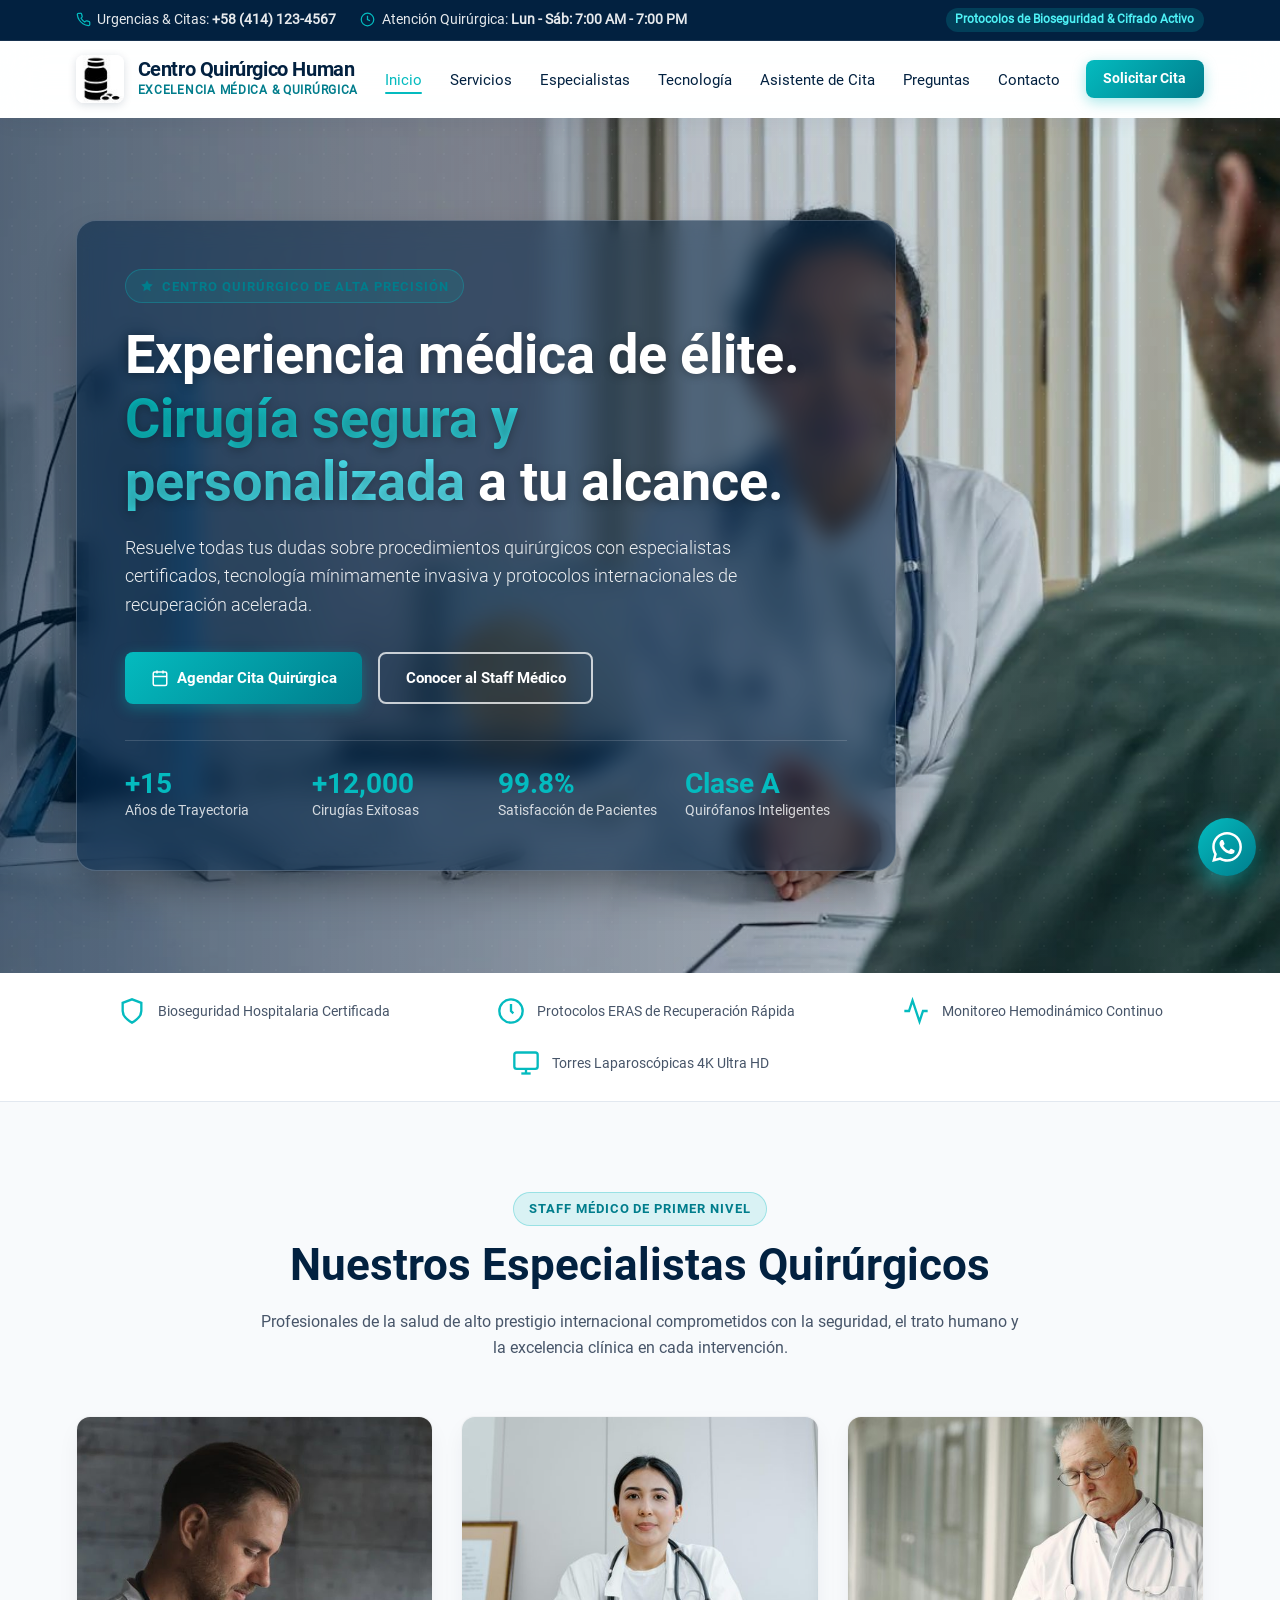
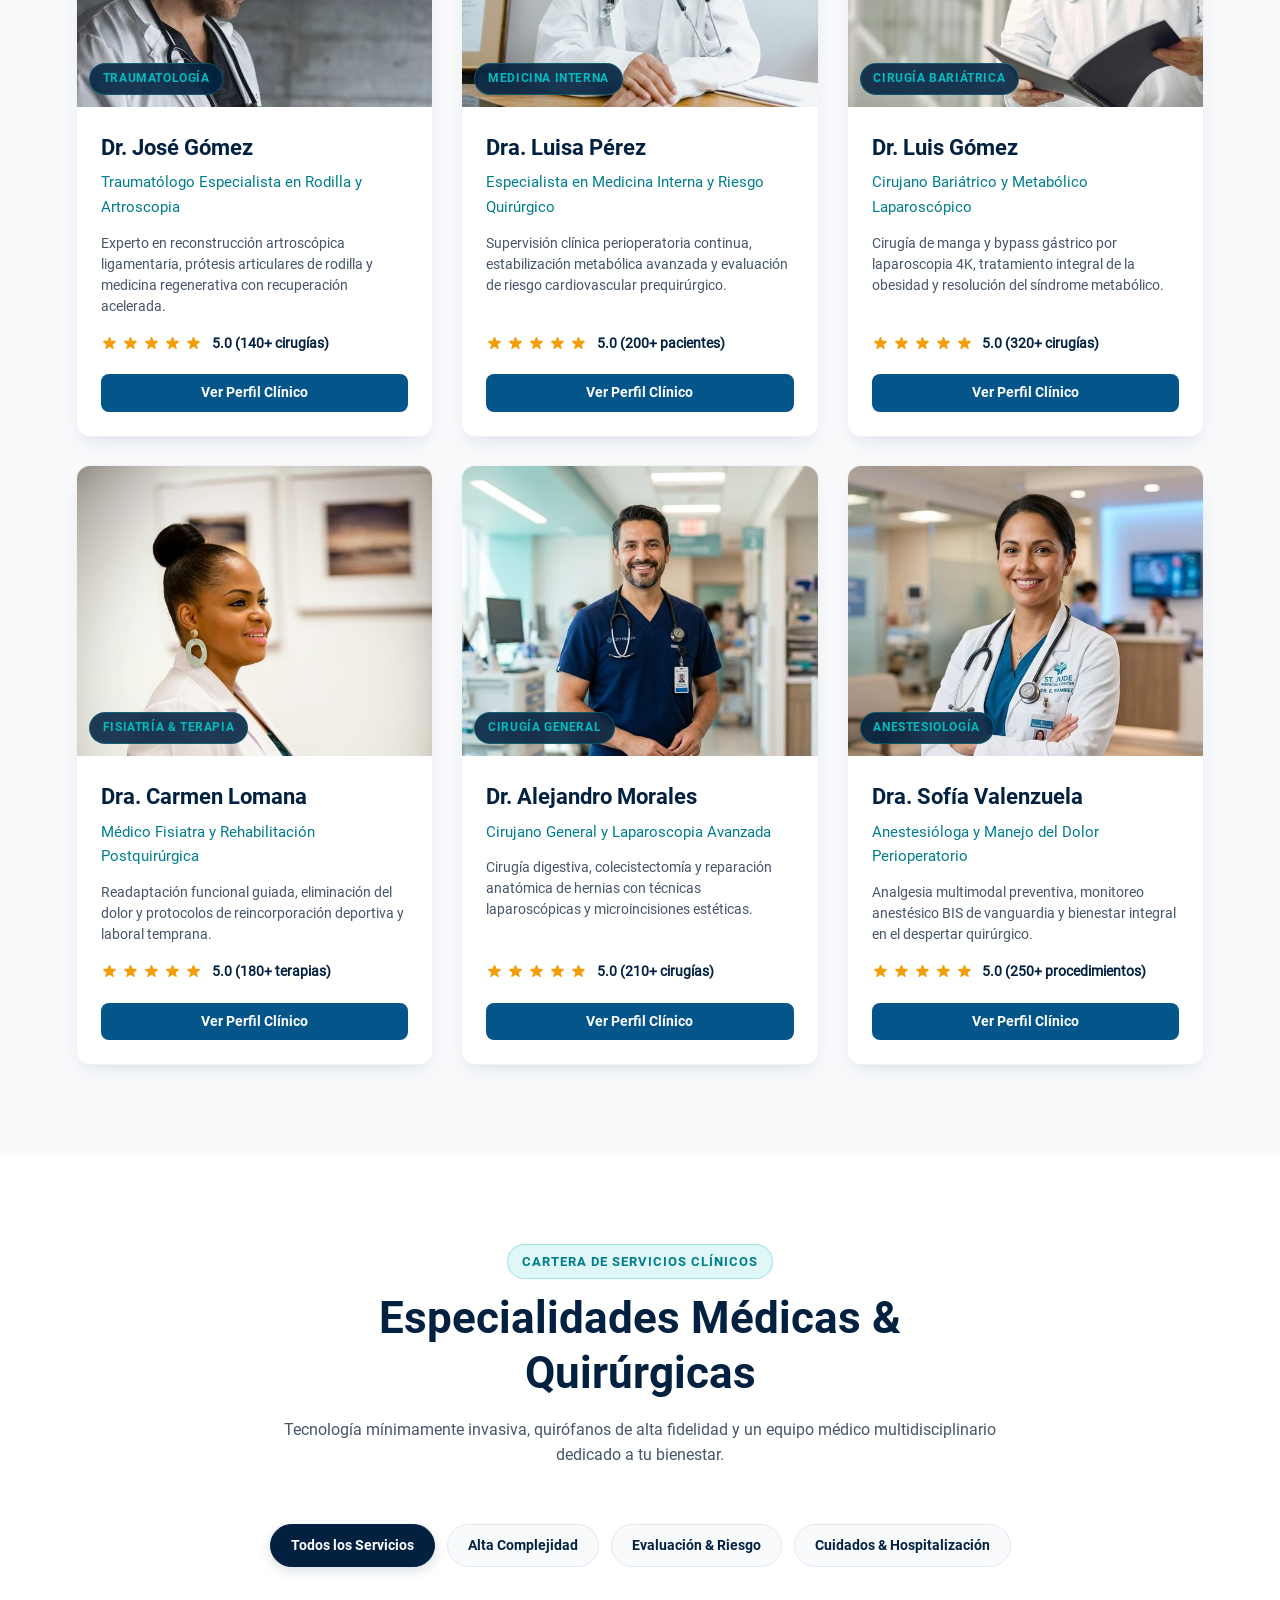
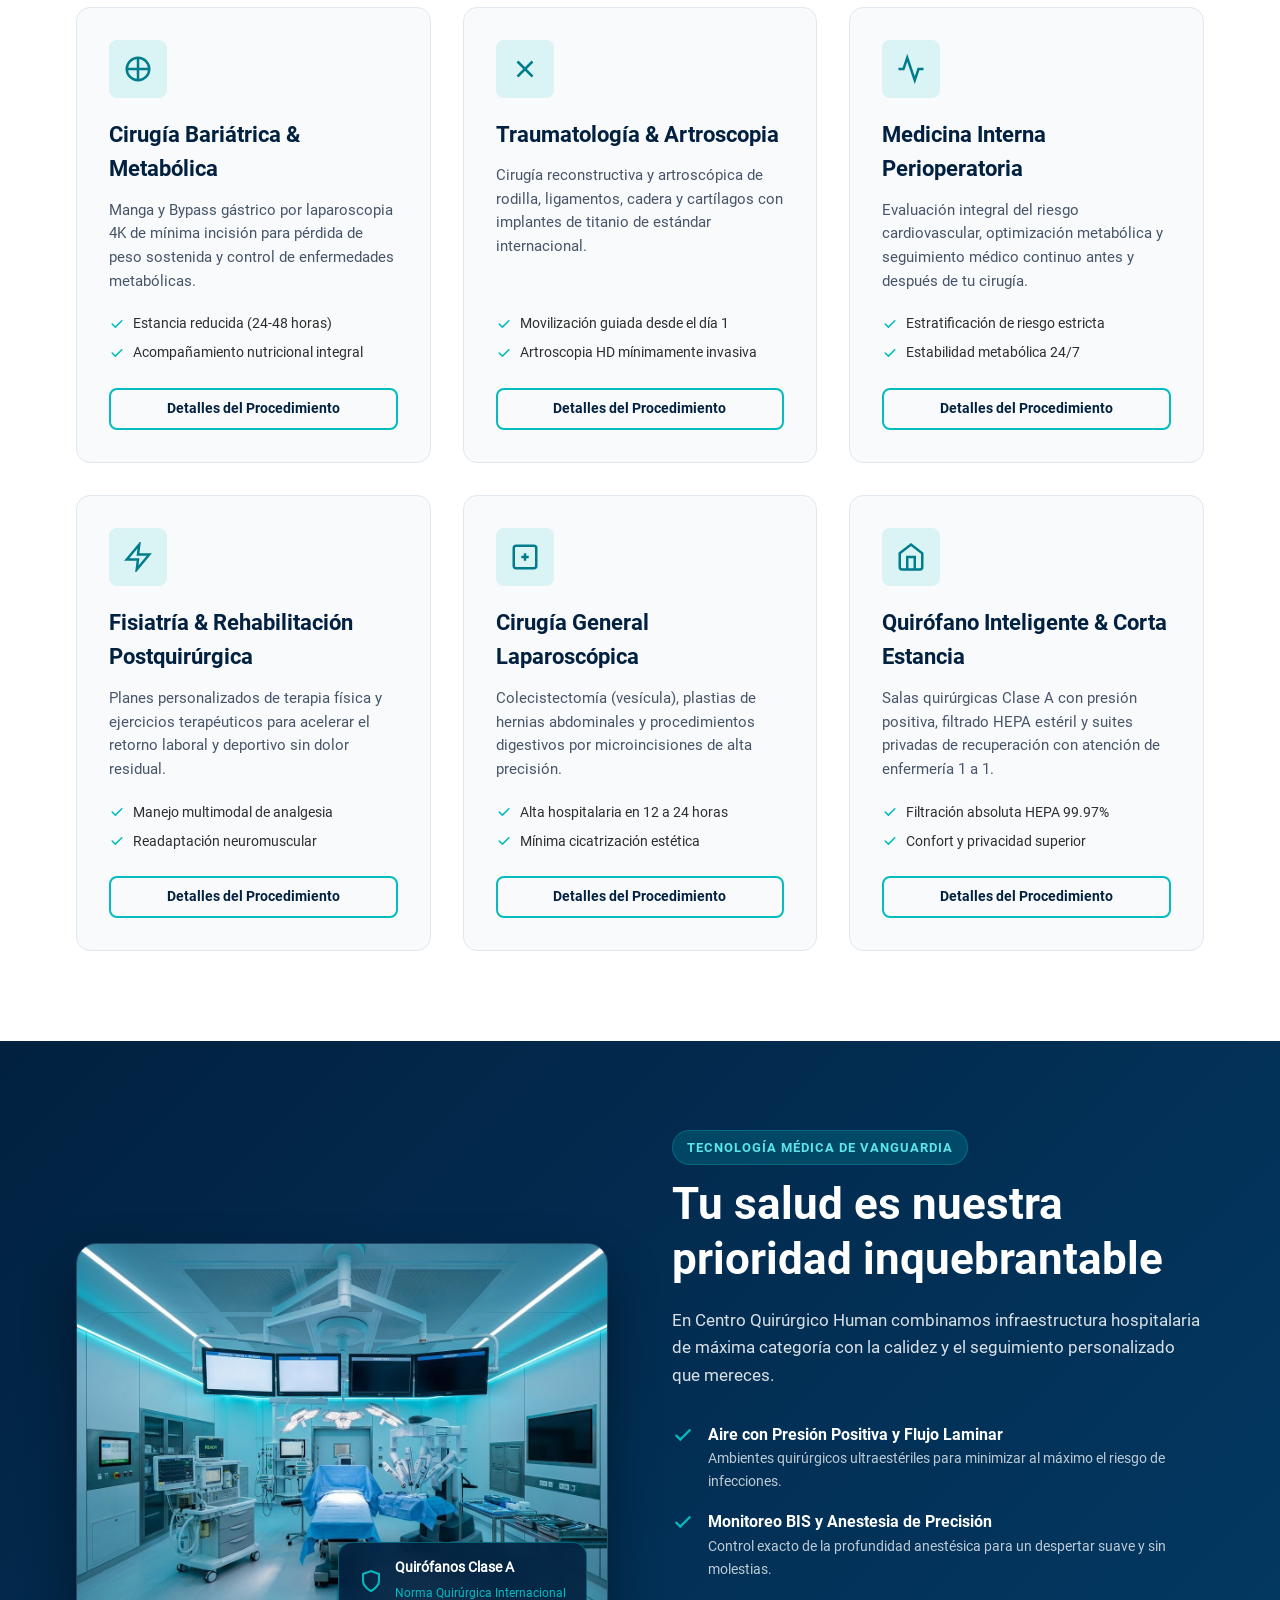
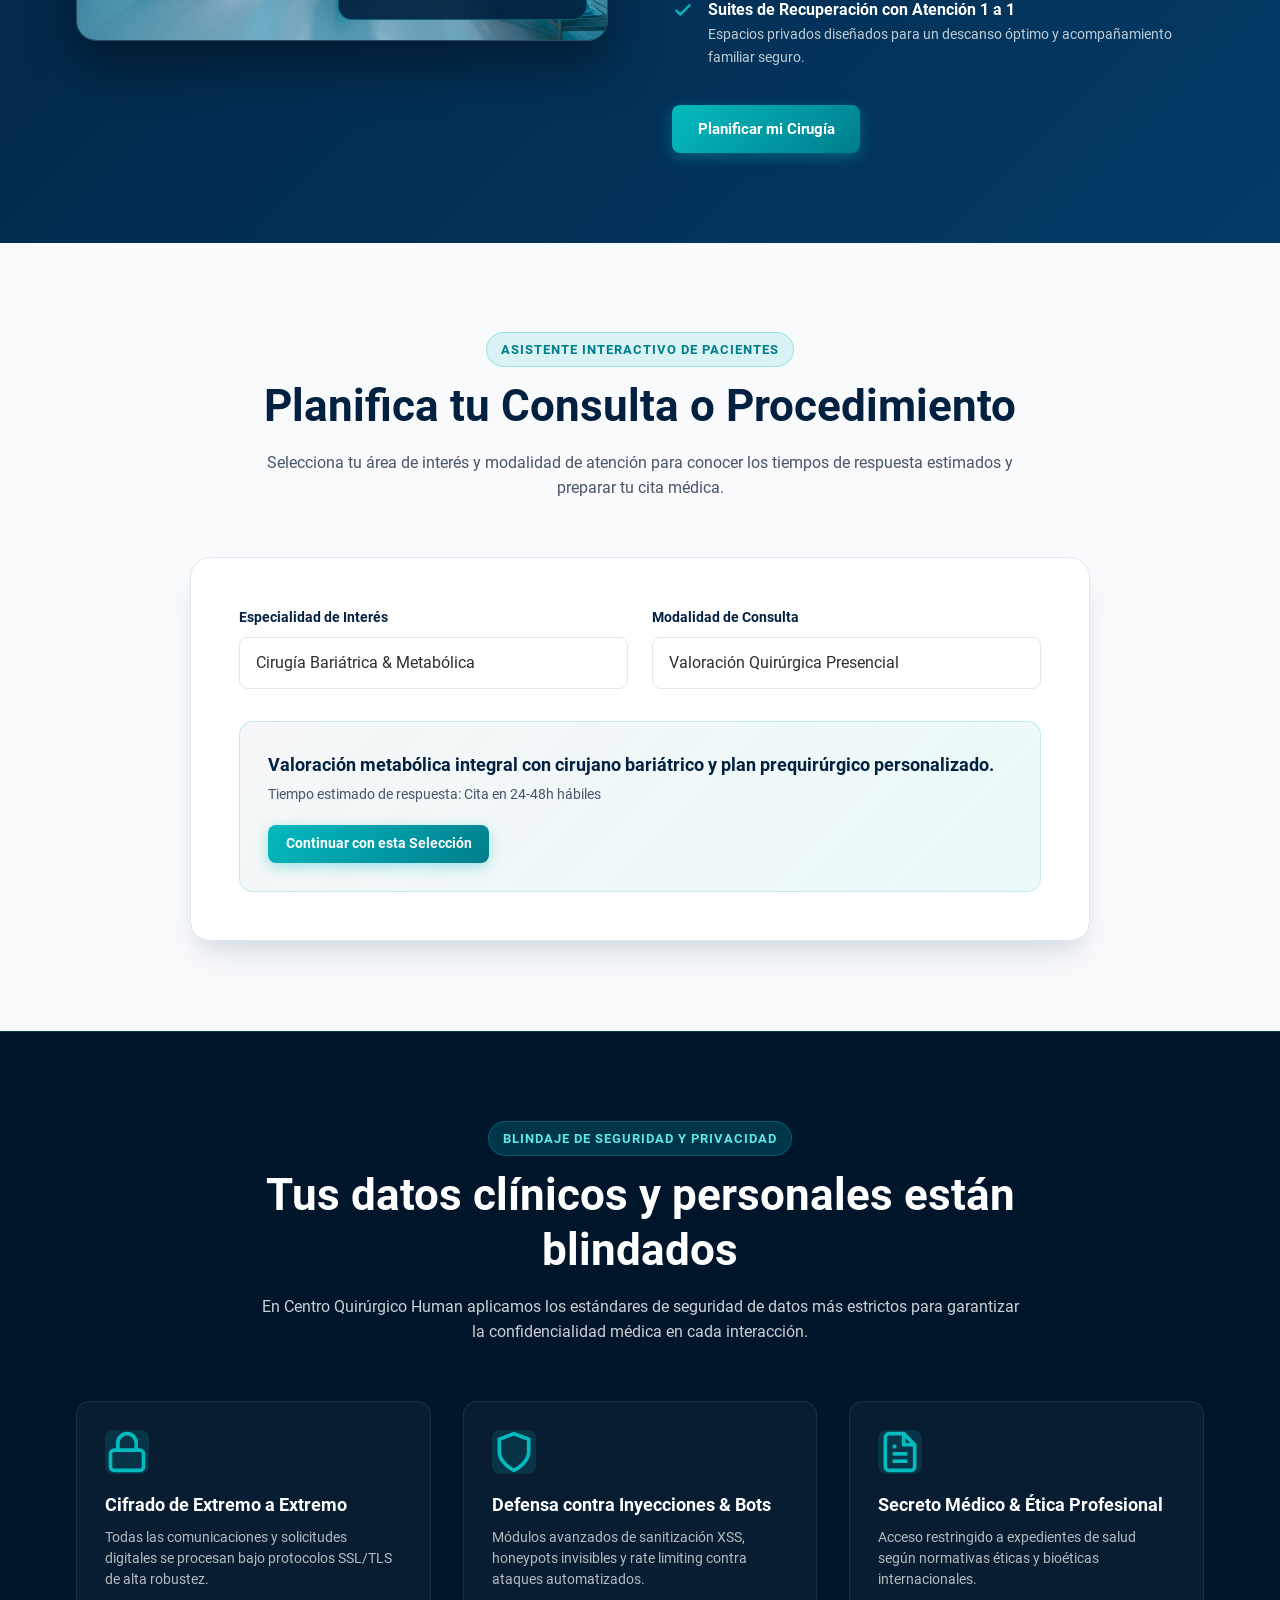
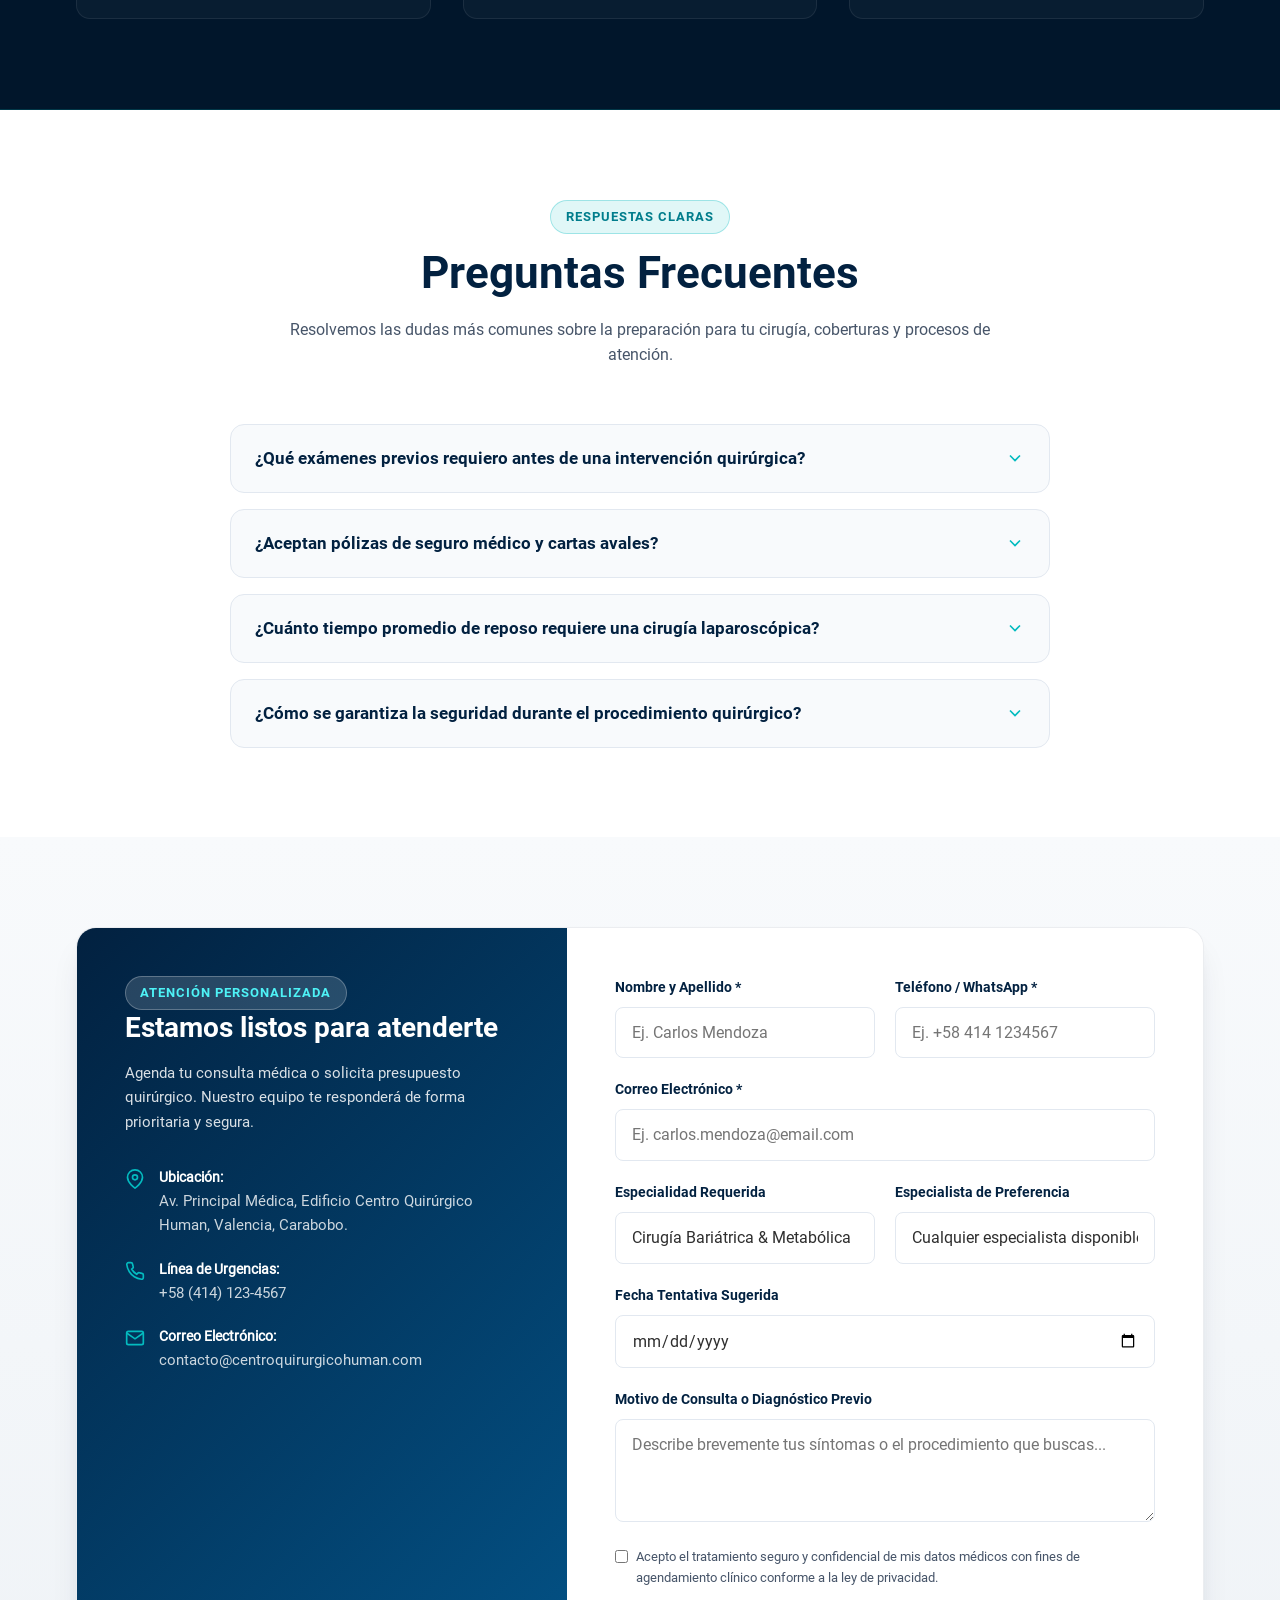
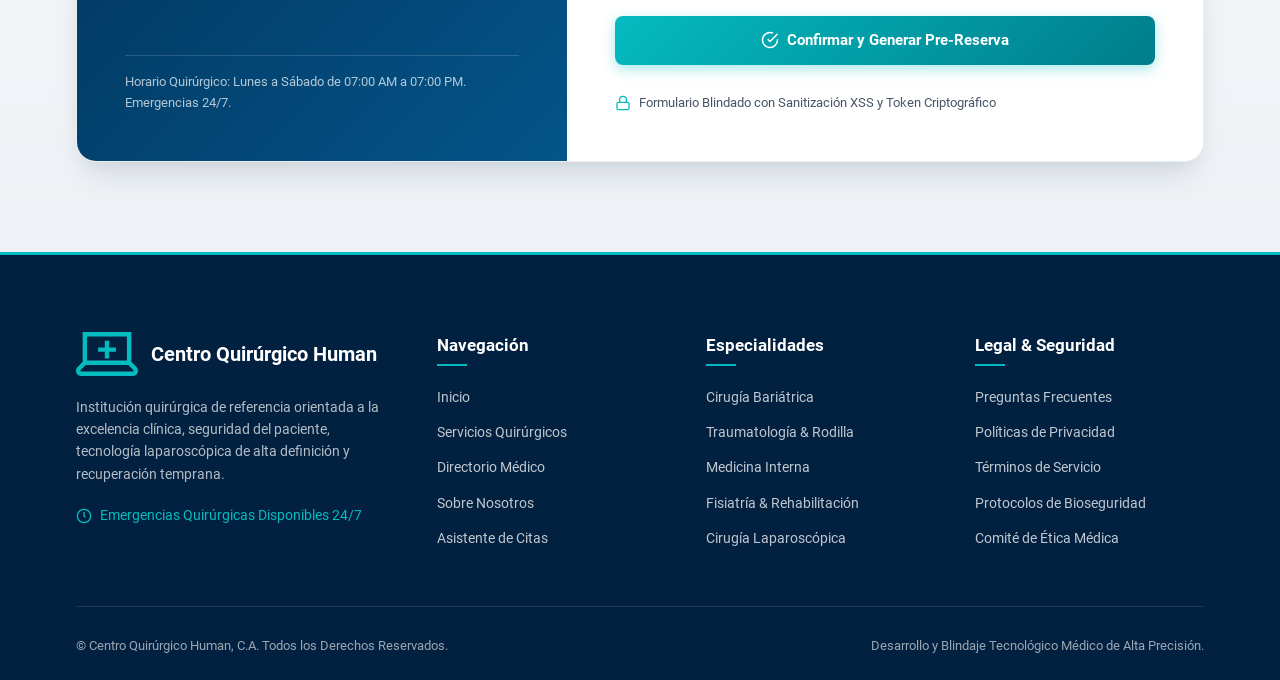
<file: index.html>
<!DOCTYPE html>
<html lang="es" dir="ltr">
<head>
    <meta charset="UTF-8">
    <meta name="viewport" content="width=device-width, initial-scale=1.0, viewport-fit=cover">
    <title>Centro Quirúrgico Human | Excelencia Quirúrgica, Cirugía Bariátrica y Traumatología</title>

    <!-- Optimizaciones Apple & PWA Móvil -->
    <meta name="apple-mobile-web-app-capable" content="yes">
    <meta name="apple-mobile-web-app-status-bar-style" content="default">
    <meta name="theme-color" content="#022140">
    <meta name="format-detection" content="telephone=no">

    <!-- Meta Tags Principales y SEO Avanzado -->
    <meta name="description" content="Centro Quirúrgico Human: Cirugía de alta complejidad, cirugía bariátrica, traumatología de rodilla, medicina interna y fisiatría. Quirófanos inteligentes y atención médica personalizada de vanguardia.">
    <meta name="keywords" content="Centro Quirúrgico Human, cirugía bariátrica, traumatólogo especialista rodilla, medicina interna perioperatoria, fisiatría, quirófano inteligente, cirugía laparoscópica, citas médicas, clínica quirúrgica">
    <meta name="author" content="Centro Quirúrgico Human, C.A.">
    <meta name="robots" content="index, follow, max-snippet:-1, max-image-preview:large, max-video-preview:-1">
    <link rel="canonical" href="https://centroquirurgicohuman.com/">

    <!-- Geo Tags para Posicionamiento Local -->
    <meta name="geo.region" content="VE-G">
    <meta name="geo.placename" content="Valencia, Carabobo">
    <meta name="geo.position" content="10.1800;-68.0000">
    <meta name="ICBM" content="10.1800, -68.0000">

    <!-- Open Graph / Redes Sociales (Facebook, LinkedIn, WhatsApp) -->
    <meta property="og:type" content="website">
    <meta property="og:site_name" content="Centro Quirúrgico Human">
    <meta property="og:title" content="Centro Quirúrgico Human | Excelencia y Tecnología Quirúrgica">
    <meta property="og:description" content="Atención médica personalizada, quirófanos de última generación y especialistas certificados en cirugía bariátrica, traumatología y medicina interna.">
    <meta property="og:image" content="Assets/jumbotron1.jpg">
    <meta property="og:url" content="https://centroquirurgicohuman.com/">
    <meta property="og:locale" content="es_ES">

    <!-- Twitter Card -->
    <meta name="twitter:card" content="summary_large_image">
    <meta name="twitter:title" content="Centro Quirúrgico Human | Cirugía de Alta Complejidad">
    <meta name="twitter:description" content="Quirófanos inteligentes, especialistas de primer nivel y protocolos de recuperación acelerada. Agenda tu cita médica.">
    <meta name="twitter:image" content="Assets/jumbotron1.jpg">

    <!-- Medidas de Ciberseguridad: Headers & Directivas en Meta Tags -->
    <meta http-equiv="X-Content-Type-Options" content="nosniff">
    <meta http-equiv="X-Frame-Options" content="SAMEORIGIN">
    <meta name="referrer" content="strict-origin-when-cross-origin">
    <!-- Favicon de Alta Resolución para Navegadores y Dispositivos Móviles -->
    <link rel="icon" type="image/svg+xml" href="Assets/favicon.svg">
    <link rel="alternate icon" type="image/jpeg" href="Assets/Logo.jpg">
    <link rel="apple-touch-icon" href="Assets/Logo.jpg">

    <!-- Preload para Carga Instantánea de Elementos Críticos (LCP & Web Vitals) -->
    <link rel="preload" href="Assets/jumbotron1.jpg" as="image" fetchpriority="high">

    <!-- Hoja de Estilos -->
    <link rel="stylesheet" href="style.css">

    <!-- Datos Estructurados Schema.org (JSON-LD) para Google Rich Results -->
    <script type="application/ld+json">
    {
      "@context": "https://schema.org",
      "@graph": [
        {
          "@type": "MedicalOrganization",
          "@id": "https://centroquirurgicohuman.com/#organization",
          "name": "Centro Quirúrgico Human",
          "url": "https://centroquirurgicohuman.com/",
          "logo": "https://centroquirurgicohuman.com/Assets/Logo.jpg",
          "image": "https://centroquirurgicohuman.com/Assets/jumbotron1.jpg",
          "description": "Centro quirúrgico de referencia médica y quirúrgica con quirófanos inteligentes Clase A, cirugía bariátrica, traumatología avanzada, medicina interna y rehabilitación.",
          "telephone": "+58-414-1234567",
          "medicalSpecialty": [
            "BariatricSurgery",
            "OrthopedicSurgery",
            "InternalMedicine",
            "Physiotherapy"
          ],
          "address": {
            "@type": "PostalAddress",
            "streetAddress": "Av. Principal Médica, Edificio Human",
            "addressLocality": "Valencia",
            "addressRegion": "Carabobo",
            "addressCountry": "VE"
          },
          "openingHoursSpecification": [
            {
              "@type": "OpeningHoursSpecification",
              "dayOfWeek": ["Monday", "Tuesday", "Wednesday", "Thursday", "Friday", "Saturday"],
              "opens": "07:00",
              "closes": "19:00"
            }
          ]
        },
        {
          "@type": "Physician",
          "name": "Dr. José Gómez",
          "medicalSpecialty": "OrthopedicSurgery",
          "jobTitle": "Traumatólogo Especialista en Rodilla y Artroscopia",
          "image": "https://bracebaldev.github.io/centro-quirurgico-human/Assets/dr-jose-gomez.jpg",
          "worksFor": {
            "@id": "https://centroquirurgicohuman.com/#organization"
          }
        },
        {
          "@type": "Physician",
          "name": "Dra. Luisa Pérez",
          "medicalSpecialty": "InternalMedicine",
          "jobTitle": "Especialista en Medicina Interna y Riesgo Perioperatorio",
          "image": "https://bracebaldev.github.io/centro-quirurgico-human/Assets/dra-luisa-perez.jpg",
          "worksFor": {
            "@id": "https://centroquirurgicohuman.com/#organization"
          }
        },
        {
          "@type": "Physician",
          "name": "Dr. Luis Gómez",
          "medicalSpecialty": "BariatricSurgery",
          "jobTitle": "Cirujano Bariátrico y Metabólico Laparoscópico",
          "image": "https://bracebaldev.github.io/centro-quirurgico-human/Assets/dr-luis-gomez.jpg",
          "worksFor": {
            "@id": "https://centroquirurgicohuman.com/#organization"
          }
        },
        {
          "@type": "Physician",
          "name": "Dra. Carmen Lomana",
          "medicalSpecialty": "Physiotherapy",
          "jobTitle": "Médico Fisiatra y Rehabilitación Postquirúrgica",
          "image": "https://bracebaldev.github.io/centro-quirurgico-human/Assets/dra-carmen-lomana.jpg",
          "worksFor": {
            "@id": "https://centroquirurgicohuman.com/#organization"
          }
        },
        {
          "@type": "Physician",
          "name": "Dr. Alejandro Morales",
          "medicalSpecialty": "GeneralSurgery",
          "jobTitle": "Cirujano General y Laparoscopia Avanzada",
          "image": "https://bracebaldev.github.io/centro-quirurgico-human/Assets/dr-alejandro-morales.jpg",
          "worksFor": {
            "@id": "https://centroquirurgicohuman.com/#organization"
          }
        },
        {
          "@type": "Physician",
          "name": "Dra. Sofía Valenzuela",
          "medicalSpecialty": "Anesthesia",
          "jobTitle": "Anestesióloga y Manejo Avanzado del Dolor Perioperatorio",
          "image": "https://bracebaldev.github.io/centro-quirurgico-human/Assets/dra-sofia-valenzuela.jpg",
          "worksFor": {
            "@id": "https://centroquirurgicohuman.com/#organization"
          }
        },
        {
          "@type": "FAQPage",
          "mainEntity": [
            {
              "@type": "Question",
              "name": "¿Cómo solicito una valoración prequirúrgica en Centro Quirúrgico Human?",
              "acceptedAnswer": {
                "@type": "Answer",
                "text": "Puedes solicitar tu consulta directamente a través de nuestro formulario en línea blindado, comunicándote por nuestro canal de WhatsApp oficial o llamando a nuestra central de citas médicas."
              }
            },
            {
              "@type": "Question",
              "name": "¿Qué tecnología disponen sus quirófanos?",
              "acceptedAnswer": {
                "@type": "Answer",
                "text": "Nuestras salas quirúrgicas Clase A cuentan con torres laparoscópicas 4K Ultra HD, sistemas de aire filtrado HEPA con presión positiva y monitoreo hemodinámico continuo multiparámetro."
              }
            }
          ]
        }
      ]
    }
    </script>
</head>
<body>

    <!-- TOP BAR DE URGENCIA Y CONTACTO -->
    <div class="top-bar">
        <div class="container">
            <div class="top-bar-inner">
                <ul class="top-info-list">
                    <li class="top-info-item">
                        <svg viewBox="0 0 24 24" fill="none" stroke="currentColor" stroke-width="2"><path d="M22 16.92v3a2 2 0 0 1-2.18 2 19.79 19.79 0 0 1-8.63-3.07 19.5 19.5 0 0 1-6-6 19.79 19.79 0 0 1-3.07-8.67A2 2 0 0 1 4.11 2h3a2 2 0 0 1 2 1.72 12.84 12.84 0 0 0 .7 2.81 2 2 0 0 1-.45 2.11L8.09 9.91a16 16 0 0 0 6 6l1.27-1.27a2 2 0 0 1 2.11-.45 12.84 12.84 0 0 0 2.81.7A2 2 0 0 1 22 16.92z"/></svg>
                        <span>Urgencias & Citas: <strong>+58 (414) 123-4567</strong></span>
                    </li>
                    <li class="top-info-item">
                        <svg viewBox="0 0 24 24" fill="none" stroke="currentColor" stroke-width="2"><circle cx="12" cy="12" r="10"/><polyline points="12 6 12 12 16 14"/></svg>
                        <span>Atención Quirúrgica: <strong>Lun - Sáb: 7:00 AM - 7:00 PM</strong></span>
                    </li>
                </ul>
                <div class="top-bar-badge">
                    <span>Protocolos de Bioseguridad & Cifrado Activo</span>
                </div>
            </div>
        </div>
    </div>

    <!-- HEADER / NAVEGACIÓN GLASSMORPHISM -->
    <header class="main-header" id="mainHeader">
        <div class="container">
            <nav class="navbar" aria-label="Navegación Principal">
                <a href="#inicio" class="logo-wrapper" title="Centro Quirúrgico Human - Inicio">
                    <img src="Assets/Logo.jpg" alt="Logo de Centro Quirúrgico Human" class="logo-img" width="48" height="48">
                    <div class="logo-text-group">
                        <span class="logo-brand">Centro Quirúrgico Human</span>
                        <span class="logo-tagline">Excelencia Médica & Quirúrgica</span>
                    </div>
                </a>

                <ul class="nav-links" id="navLinks">
                    <li><a href="#inicio" class="nav-link active">Inicio</a></li>
                    <li><a href="#servicios" class="nav-link">Servicios</a></li>
                    <li><a href="#especialistas" class="nav-link">Especialistas</a></li>
                    <li><a href="#tecnologia" class="nav-link">Tecnología</a></li>
                    <li><a href="#cotizador" class="nav-link">Asistente de Cita</a></li>
                    <li><a href="#faq" class="nav-link">Preguntas</a></li>
                    <li><a href="#contacto" class="nav-link">Contacto</a></li>
                </ul>

                <div class="nav-actions">
                    <a href="#contacto" class="btn btn-action btn-sm">Solicitar Cita</a>
                    <button class="mobile-menu-btn" id="mobileMenuBtn" aria-label="Abrir menú de navegación" aria-expanded="false">
                        <span></span>
                        <span></span>
                        <span></span>
                    </button>
                </div>
            </nav>
        </div>
    </header>

    <main id="main-content">

        <!-- ==========================================================================
             HERO SECTION (JUMBOTRON 1 POTENCIADO)
             ========================================================================== -->
        <section class="hero-section" id="inicio">
            <div class="hero-overlay-grid"></div>
            <div class="container">
                <div class="hero-content">
                    <div class="hero-glass-card">
                        <span class="badge-tag">
                            <svg viewBox="0 0 24 24" width="14" height="14" fill="currentColor"><path d="M12 2l3.09 6.26L22 9.27l-5 4.87 1.18 6.88L12 17.77l-6.18 3.25L7 14.14 2 9.27l6.91-1.01L12 2z"/></svg>
                            Centro Quirúrgico de Alta Precisión
                        </span>
                        
                        <h1 class="hero-title">
                            Experiencia médica de élite. <br>
                            <span class="text-gradient">Cirugía segura y personalizada</span> a tu alcance.
                        </h1>

                        <p class="hero-subtitle">
                            Resuelve todas tus dudas sobre procedimientos quirúrgicos con especialistas certificados, tecnología mínimamente invasiva y protocolos internacionales de recuperación acelerada.
                        </p>

                        <div class="hero-actions">
                            <a href="#contacto" class="btn btn-action">
                                <svg viewBox="0 0 24 24" width="18" height="18" fill="none" stroke="currentColor" stroke-width="2"><rect x="3" y="4" width="18" height="18" rx="2" ry="2"/><line x1="16" y1="2" x2="16" y2="6"/><line x1="8" y1="2" x2="8" y2="6"/><line x1="3" y1="10" x2="21" y2="10"/></svg>
                                Agendar Cita Quirúrgica
                            </a>
                            <a href="#especialistas" class="btn btn-outline-white">
                                Conocer al Staff Médico
                            </a>
                        </div>

                        <div class="hero-stats-grid">
                            <div class="stat-item">
                                <span class="stat-number">+15</span>
                                <span class="stat-label">Años de Trayectoria</span>
                            </div>
                            <div class="stat-item">
                                <span class="stat-number">+12,000</span>
                                <span class="stat-label">Cirugías Exitosas</span>
                            </div>
                            <div class="stat-item">
                                <span class="stat-number">99.8%</span>
                                <span class="stat-label">Satisfacción de Pacientes</span>
                            </div>
                            <div class="stat-item">
                                <span class="stat-number">Clase A</span>
                                <span class="stat-label">Quirófanos Inteligentes</span>
                            </div>
                        </div>
                    </div>
                </div>
            </div>
        </section>

        <!-- ==========================================================================
             ACREDITACIONES Y CONFIANZA MÉDICA (TRUST BAR)
             ========================================================================== -->
        <section class="trust-bar" aria-label="Garantías y Certificaciones Médicas">
            <div class="container">
                <div class="trust-flex">
                    <div class="trust-item">
                        <svg viewBox="0 0 24 24" fill="none" stroke="currentColor" stroke-width="2"><path d="M12 22s8-4 8-10V5l-8-3-8 3v7c0 6 8 10 8 10z"/></svg>
                        <span>Bioseguridad Hospitalaria Certificada</span>
                    </div>
                    <div class="trust-item">
                        <svg viewBox="0 0 24 24" fill="none" stroke="currentColor" stroke-width="2"><circle cx="12" cy="12" r="10"/><polyline points="12 6 12 12 14 14"/></svg>
                        <span>Protocolos ERAS de Recuperación Rápida</span>
                    </div>
                    <div class="trust-item">
                        <svg viewBox="0 0 24 24" fill="none" stroke="currentColor" stroke-width="2"><path d="M22 12h-4l-3 9L9 3l-3 9H2"/></svg>
                        <span>Monitoreo Hemodinámico Continuo</span>
                    </div>
                    <div class="trust-item">
                        <svg viewBox="0 0 24 24" fill="none" stroke="currentColor" stroke-width="2"><rect x="2" y="3" width="20" height="14" rx="2" ry="2"/><line x1="8" y1="21" x2="16" y2="21"/><line x1="12" y1="17" x2="12" y2="21"/></svg>
                        <span>Torres Laparoscópicas 4K Ultra HD</span>
                    </div>
                </div>
            </div>
        </section>

        <!-- ==========================================================================
             DIRECTORIO MÉDICO / ESPECIALISTAS (CARDS POTENCIADAS)
             ========================================================================== -->
        <section class="doctors-section section-padding" id="especialistas">
            <div class="container">
                <div class="section-header">
                    <span class="badge-tag">Staff Médico de Primer Nivel</span>
                    <h2>Nuestros Especialistas Quirúrgicos</h2>
                    <p>Profesionales de la salud de alto prestigio internacional comprometidos con la seguridad, el trato humano y la excelencia clínica en cada intervención.</p>
                </div>

                <div class="card-container">
                    <!-- DR. JOSE GOMEZ -->
                    <article class="doctor-card" itemscope itemtype="https://schema.org/Physician">
                        <div class="doctor-img-wrap">
                            <img src="Assets/dr-jose-gomez.jpg" alt="Dr. José Gómez - Traumatólogo especialista en rodilla" loading="lazy" width="300" height="290" itemprop="image">
                            <span class="doctor-specialty-badge" itemprop="medicalSpecialty">Traumatología</span>
                        </div>
                        <div class="doctor-body">
                            <h3 class="doctor-name" itemprop="name">Dr. José Gómez</h3>
                            <p class="doctor-role" itemprop="jobTitle">Traumatólogo Especialista en Rodilla y Artroscopia</p>
                            <p class="doctor-bio-short">
                                Experto en reconstrucción artroscópica ligamentaria, prótesis articulares de rodilla y medicina regenerativa con recuperación acelerada.
                            </p>
                            <div class="rating-stars" aria-label="Calificación 5 de 5 estrellas">
                                <svg viewBox="0 0 20 20"><path d="M9.049 2.927c.3-.921 1.603-.921 1.902 0l1.07 3.292a1 1 0 00.95.69h3.462c.969 0 1.371 1.24.588 1.81l-2.8 2.034a1 1 0 00-.364 1.118l1.07 3.292c.3.921-.755 1.688-1.54 1.118l-2.8-2.034a1 1 0 00-1.175 0l-2.8 2.034c-.784.57-1.838-.197-1.539-1.118l1.07-3.292a1 1 0 00-.364-1.118L2.98 8.72c-.783-.57-.38-1.81.588-1.81h3.461a1 1 0 00.951-.69l1.07-3.292z"/></svg>
                                <svg viewBox="0 0 20 20"><path d="M9.049 2.927c.3-.921 1.603-.921 1.902 0l1.07 3.292a1 1 0 00.95.69h3.462c.969 0 1.371 1.24.588 1.81l-2.8 2.034a1 1 0 00-.364 1.118l1.07 3.292c.3.921-.755 1.688-1.54 1.118l-2.8-2.034a1 1 0 00-1.175 0l-2.8 2.034c-.784.57-1.838-.197-1.539-1.118l1.07-3.292a1 1 0 00-.364-1.118L2.98 8.72c-.783-.57-.38-1.81.588-1.81h3.461a1 1 0 00.951-.69l1.07-3.292z"/></svg>
                                <svg viewBox="0 0 20 20"><path d="M9.049 2.927c.3-.921 1.603-.921 1.902 0l1.07 3.292a1 1 0 00.95.69h3.462c.969 0 1.371 1.24.588 1.81l-2.8 2.034a1 1 0 00-.364 1.118l1.07 3.292c.3.921-.755 1.688-1.54 1.118l-2.8-2.034a1 1 0 00-1.175 0l-2.8 2.034c-.784.57-1.838-.197-1.539-1.118l1.07-3.292a1 1 0 00-.364-1.118L2.98 8.72c-.783-.57-.38-1.81.588-1.81h3.461a1 1 0 00.951-.69l1.07-3.292z"/></svg>
                                <svg viewBox="0 0 20 20"><path d="M9.049 2.927c.3-.921 1.603-.921 1.902 0l1.07 3.292a1 1 0 00.95.69h3.462c.969 0 1.371 1.24.588 1.81l-2.8 2.034a1 1 0 00-.364 1.118l1.07 3.292c.3.921-.755 1.688-1.54 1.118l-2.8-2.034a1 1 0 00-1.175 0l-2.8 2.034c-.784.57-1.838-.197-1.539-1.118l1.07-3.292a1 1 0 00-.364-1.118L2.98 8.72c-.783-.57-.38-1.81.588-1.81h3.461a1 1 0 00.951-.69l1.07-3.292z"/></svg>
                                <svg viewBox="0 0 20 20"><path d="M9.049 2.927c.3-.921 1.603-.921 1.902 0l1.07 3.292a1 1 0 00.95.69h3.462c.969 0 1.371 1.24.588 1.81l-2.8 2.034a1 1 0 00-.364 1.118l1.07 3.292c.3.921-.755 1.688-1.54 1.118l-2.8-2.034a1 1 0 00-1.175 0l-2.8 2.034c-.784.57-1.838-.197-1.539-1.118l1.07-3.292a1 1 0 00-.364-1.118L2.98 8.72c-.783-.57-.38-1.81.588-1.81h3.461a1 1 0 00.951-.69l1.07-3.292z"/></svg>
                                <span class="rating-score">5.0 (140+ cirugías)</span>
                            </div>
                            <button type="button" class="btn btn-secondary btn-sm" data-doctor-id="dr-jose-gomez">
                                Ver Perfil Clínico
                            </button>
                        </div>
                    </article>

                    <!-- DRA. LUISA PEREZ -->
                    <article class="doctor-card" itemscope itemtype="https://schema.org/Physician">
                        <div class="doctor-img-wrap">
                            <img src="Assets/dra-luisa-perez.jpg" alt="Dra. Luisa Pérez - Especialista en Medicina Interna" loading="lazy" width="300" height="290" itemprop="image">
                            <span class="doctor-specialty-badge" itemprop="medicalSpecialty">Medicina Interna</span>
                        </div>
                        <div class="doctor-body">
                            <h3 class="doctor-name" itemprop="name">Dra. Luisa Pérez</h3>
                            <p class="doctor-role" itemprop="jobTitle">Especialista en Medicina Interna y Riesgo Quirúrgico</p>
                            <p class="doctor-bio-short">
                                Supervisión clínica perioperatoria continua, estabilización metabólica avanzada y evaluación de riesgo cardiovascular prequirúrgico.
                            </p>
                            <div class="rating-stars" aria-label="Calificación 5 de 5 estrellas">
                                <svg viewBox="0 0 20 20"><path d="M9.049 2.927c.3-.921 1.603-.921 1.902 0l1.07 3.292a1 1 0 00.95.69h3.462c.969 0 1.371 1.24.588 1.81l-2.8 2.034a1 1 0 00-.364 1.118l1.07 3.292c.3.921-.755 1.688-1.54 1.118l-2.8-2.034a1 1 0 00-1.175 0l-2.8 2.034c-.784.57-1.838-.197-1.539-1.118l1.07-3.292a1 1 0 00-.364-1.118L2.98 8.72c-.783-.57-.38-1.81.588-1.81h3.461a1 1 0 00.951-.69l1.07-3.292z"/></svg>
                                <svg viewBox="0 0 20 20"><path d="M9.049 2.927c.3-.921 1.603-.921 1.902 0l1.07 3.292a1 1 0 00.95.69h3.462c.969 0 1.371 1.24.588 1.81l-2.8 2.034a1 1 0 00-.364 1.118l1.07 3.292c.3.921-.755 1.688-1.54 1.118l-2.8-2.034a1 1 0 00-1.175 0l-2.8 2.034c-.784.57-1.838-.197-1.539-1.118l1.07-3.292a1 1 0 00-.364-1.118L2.98 8.72c-.783-.57-.38-1.81.588-1.81h3.461a1 1 0 00.951-.69l1.07-3.292z"/></svg>
                                <svg viewBox="0 0 20 20"><path d="M9.049 2.927c.3-.921 1.603-.921 1.902 0l1.07 3.292a1 1 0 00.95.69h3.462c.969 0 1.371 1.24.588 1.81l-2.8 2.034a1 1 0 00-.364 1.118l1.07 3.292c.3.921-.755 1.688-1.54 1.118l-2.8-2.034a1 1 0 00-1.175 0l-2.8 2.034c-.784.57-1.838-.197-1.539-1.118l1.07-3.292a1 1 0 00-.364-1.118L2.98 8.72c-.783-.57-.38-1.81.588-1.81h3.461a1 1 0 00.951-.69l1.07-3.292z"/></svg>
                                <svg viewBox="0 0 20 20"><path d="M9.049 2.927c.3-.921 1.603-.921 1.902 0l1.07 3.292a1 1 0 00.95.69h3.462c.969 0 1.371 1.24.588 1.81l-2.8 2.034a1 1 0 00-.364 1.118l1.07 3.292c.3.921-.755 1.688-1.54 1.118l-2.8-2.034a1 1 0 00-1.175 0l-2.8 2.034c-.784.57-1.838-.197-1.539-1.118l1.07-3.292a1 1 0 00-.364-1.118L2.98 8.72c-.783-.57-.38-1.81.588-1.81h3.461a1 1 0 00.951-.69l1.07-3.292z"/></svg>
                                <svg viewBox="0 0 20 20"><path d="M9.049 2.927c.3-.921 1.603-.921 1.902 0l1.07 3.292a1 1 0 00.95.69h3.462c.969 0 1.371 1.24.588 1.81l-2.8 2.034a1 1 0 00-.364 1.118l1.07 3.292c.3.921-.755 1.688-1.54 1.118l-2.8-2.034a1 1 0 00-1.175 0l-2.8 2.034c-.784.57-1.838-.197-1.539-1.118l1.07-3.292a1 1 0 00-.364-1.118L2.98 8.72c-.783-.57-.38-1.81.588-1.81h3.461a1 1 0 00.951-.69l1.07-3.292z"/></svg>
                                <span class="rating-score">5.0 (200+ pacientes)</span>
                            </div>
                            <button type="button" class="btn btn-secondary btn-sm" data-doctor-id="dra-luisa-perez">
                                Ver Perfil Clínico
                            </button>
                        </div>
                    </article>

                    <!-- DR. LUIS GOMEZ -->
                    <article class="doctor-card" itemscope itemtype="https://schema.org/Physician">
                        <div class="doctor-img-wrap">
                            <img src="Assets/dr-luis-gomez.jpg" alt="Dr. Luis Gómez - Cirujano Bariátrico y Metabólico" loading="lazy" width="300" height="290" itemprop="image">
                            <span class="doctor-specialty-badge" itemprop="medicalSpecialty">Cirugía Bariátrica</span>
                        </div>
                        <div class="doctor-body">
                            <h3 class="doctor-name" itemprop="name">Dr. Luis Gómez</h3>
                            <p class="doctor-role" itemprop="jobTitle">Cirujano Bariátrico y Metabólico Laparoscópico</p>
                            <p class="doctor-bio-short">
                                Cirugía de manga y bypass gástrico por laparoscopia 4K, tratamiento integral de la obesidad y resolución del síndrome metabólico.
                            </p>
                            <div class="rating-stars" aria-label="Calificación 5 de 5 estrellas">
                                <svg viewBox="0 0 20 20"><path d="M9.049 2.927c.3-.921 1.603-.921 1.902 0l1.07 3.292a1 1 0 00.95.69h3.462c.969 0 1.371 1.24.588 1.81l-2.8 2.034a1 1 0 00-.364 1.118l1.07 3.292c.3.921-.755 1.688-1.54 1.118l-2.8-2.034a1 1 0 00-1.175 0l-2.8 2.034c-.784.57-1.838-.197-1.539-1.118l1.07-3.292a1 1 0 00-.364-1.118L2.98 8.72c-.783-.57-.38-1.81.588-1.81h3.461a1 1 0 00.951-.69l1.07-3.292z"/></svg>
                                <svg viewBox="0 0 20 20"><path d="M9.049 2.927c.3-.921 1.603-.921 1.902 0l1.07 3.292a1 1 0 00.95.69h3.462c.969 0 1.371 1.24.588 1.81l-2.8 2.034a1 1 0 00-.364 1.118l1.07 3.292c.3.921-.755 1.688-1.54 1.118l-2.8-2.034a1 1 0 00-1.175 0l-2.8 2.034c-.784.57-1.838-.197-1.539-1.118l1.07-3.292a1 1 0 00-.364-1.118L2.98 8.72c-.783-.57-.38-1.81.588-1.81h3.461a1 1 0 00.951-.69l1.07-3.292z"/></svg>
                                <svg viewBox="0 0 20 20"><path d="M9.049 2.927c.3-.921 1.603-.921 1.902 0l1.07 3.292a1 1 0 00.95.69h3.462c.969 0 1.371 1.24.588 1.81l-2.8 2.034a1 1 0 00-.364 1.118l1.07 3.292c.3.921-.755 1.688-1.54 1.118l-2.8-2.034a1 1 0 00-1.175 0l-2.8 2.034c-.784.57-1.838-.197-1.539-1.118l1.07-3.292a1 1 0 00-.364-1.118L2.98 8.72c-.783-.57-.38-1.81.588-1.81h3.461a1 1 0 00.951-.69l1.07-3.292z"/></svg>
                                <svg viewBox="0 0 20 20"><path d="M9.049 2.927c.3-.921 1.603-.921 1.902 0l1.07 3.292a1 1 0 00.95.69h3.462c.969 0 1.371 1.24.588 1.81l-2.8 2.034a1 1 0 00-.364 1.118l1.07 3.292c.3.921-.755 1.688-1.54 1.118l-2.8-2.034a1 1 0 00-1.175 0l-2.8 2.034c-.784.57-1.838-.197-1.539-1.118l1.07-3.292a1 1 0 00-.364-1.118L2.98 8.72c-.783-.57-.38-1.81.588-1.81h3.461a1 1 0 00.951-.69l1.07-3.292z"/></svg>
                                <svg viewBox="0 0 20 20"><path d="M9.049 2.927c.3-.921 1.603-.921 1.902 0l1.07 3.292a1 1 0 00.95.69h3.462c.969 0 1.371 1.24.588 1.81l-2.8 2.034a1 1 0 00-.364 1.118l1.07 3.292c.3.921-.755 1.688-1.54 1.118l-2.8-2.034a1 1 0 00-1.175 0l-2.8 2.034c-.784.57-1.838-.197-1.539-1.118l1.07-3.292a1 1 0 00-.364-1.118L2.98 8.72c-.783-.57-.38-1.81.588-1.81h3.461a1 1 0 00.951-.69l1.07-3.292z"/></svg>
                                <span class="rating-score">5.0 (320+ cirugías)</span>
                            </div>
                            <button type="button" class="btn btn-secondary btn-sm" data-doctor-id="dr-luis-gomez">
                                Ver Perfil Clínico
                            </button>
                        </div>
                    </article>

                    <!-- DRA. CARMEN LOMANA -->
                    <article class="doctor-card" itemscope itemtype="https://schema.org/Physician">
                        <div class="doctor-img-wrap">
                            <img src="Assets/dra-carmen-lomana.jpg" alt="Dra. Carmen Lomana - Médico Fisiatra" loading="lazy" width="300" height="290" itemprop="image">
                            <span class="doctor-specialty-badge" itemprop="medicalSpecialty">Fisiatría & Terapia</span>
                        </div>
                        <div class="doctor-body">
                            <h3 class="doctor-name" itemprop="name">Dra. Carmen Lomana</h3>
                            <p class="doctor-role" itemprop="jobTitle">Médico Fisiatra y Rehabilitación Postquirúrgica</p>
                            <p class="doctor-bio-short">
                                Readaptación funcional guiada, eliminación del dolor y protocolos de reincorporación deportiva y laboral temprana.
                            </p>
                            <div class="rating-stars" aria-label="Calificación 5 de 5 estrellas">
                                <svg viewBox="0 0 20 20"><path d="M9.049 2.927c.3-.921 1.603-.921 1.902 0l1.07 3.292a1 1 0 00.95.69h3.462c.969 0 1.371 1.24.588 1.81l-2.8 2.034a1 1 0 00-.364 1.118l1.07 3.292c.3.921-.755 1.688-1.54 1.118l-2.8-2.034a1 1 0 00-1.175 0l-2.8 2.034c-.784.57-1.838-.197-1.539-1.118l1.07-3.292a1 1 0 00-.364-1.118L2.98 8.72c-.783-.57-.38-1.81.588-1.81h3.461a1 1 0 00.951-.69l1.07-3.292z"/></svg>
                                <svg viewBox="0 0 20 20"><path d="M9.049 2.927c.3-.921 1.603-.921 1.902 0l1.07 3.292a1 1 0 00.95.69h3.462c.969 0 1.371 1.24.588 1.81l-2.8 2.034a1 1 0 00-.364 1.118l1.07 3.292c.3.921-.755 1.688-1.54 1.118l-2.8-2.034a1 1 0 00-1.175 0l-2.8 2.034c-.784.57-1.838-.197-1.539-1.118l1.07-3.292a1 1 0 00-.364-1.118L2.98 8.72c-.783-.57-.38-1.81.588-1.81h3.461a1 1 0 00.951-.69l1.07-3.292z"/></svg>
                                <svg viewBox="0 0 20 20"><path d="M9.049 2.927c.3-.921 1.603-.921 1.902 0l1.07 3.292a1 1 0 00.95.69h3.462c.969 0 1.371 1.24.588 1.81l-2.8 2.034a1 1 0 00-.364 1.118l1.07 3.292c.3.921-.755 1.688-1.54 1.118l-2.8-2.034a1 1 0 00-1.175 0l-2.8 2.034c-.784.57-1.838-.197-1.539-1.118l1.07-3.292a1 1 0 00-.364-1.118L2.98 8.72c-.783-.57-.38-1.81.588-1.81h3.461a1 1 0 00.951-.69l1.07-3.292z"/></svg>
                                <svg viewBox="0 0 20 20"><path d="M9.049 2.927c.3-.921 1.603-.921 1.902 0l1.07 3.292a1 1 0 00.95.69h3.462c.969 0 1.371 1.24.588 1.81l-2.8 2.034a1 1 0 00-.364 1.118l1.07 3.292c.3.921-.755 1.688-1.54 1.118l-2.8-2.034a1 1 0 00-1.175 0l-2.8 2.034c-.784.57-1.838-.197-1.539-1.118l1.07-3.292a1 1 0 00-.364-1.118L2.98 8.72c-.783-.57-.38-1.81.588-1.81h3.461a1 1 0 00.951-.69l1.07-3.292z"/></svg>
                                <svg viewBox="0 0 20 20"><path d="M9.049 2.927c.3-.921 1.603-.921 1.902 0l1.07 3.292a1 1 0 00.95.69h3.462c.969 0 1.371 1.24.588 1.81l-2.8 2.034a1 1 0 00-.364 1.118l1.07 3.292c.3.921-.755 1.688-1.54 1.118l-2.8-2.034a1 1 0 00-1.175 0l-2.8 2.034c-.784.57-1.838-.197-1.539-1.118l1.07-3.292a1 1 0 00-.364-1.118L2.98 8.72c-.783-.57-.38-1.81.588-1.81h3.461a1 1 0 00.951-.69l1.07-3.292z"/></svg>
                                <span class="rating-score">5.0 (180+ terapias)</span>
                            </div>
                            <button type="button" class="btn btn-secondary btn-sm" data-doctor-id="dra-carmen-lomana">
                                Ver Perfil Clínico
                            </button>
                        </div>
                    </article>

                    <!-- DR. ALEJANDRO MORALES -->
                    <article class="doctor-card" itemscope itemtype="https://schema.org/Physician">
                        <div class="doctor-img-wrap">
                            <img src="Assets/dr-alejandro-morales.jpg" alt="Dr. Alejandro Morales - Cirujano General" loading="lazy" width="300" height="290" itemprop="image">
                            <span class="doctor-specialty-badge" itemprop="medicalSpecialty">Cirugía General</span>
                        </div>
                        <div class="doctor-body">
                            <h3 class="doctor-name" itemprop="name">Dr. Alejandro Morales</h3>
                            <p class="doctor-role" itemprop="jobTitle">Cirujano General y Laparoscopia Avanzada</p>
                            <p class="doctor-bio-short">
                                Cirugía digestiva, colecistectomía y reparación anatómica de hernias con técnicas laparoscópicas y microincisiones estéticas.
                            </p>
                            <div class="rating-stars" aria-label="Calificación 5 de 5 estrellas">
                                <svg viewBox="0 0 20 20"><path d="M9.049 2.927c.3-.921 1.603-.921 1.902 0l1.07 3.292a1 1 0 00.95.69h3.462c.969 0 1.371 1.24.588 1.81l-2.8 2.034a1 1 0 00-.364 1.118l1.07 3.292c.3.921-.755 1.688-1.54 1.118l-2.8-2.034a1 1 0 00-1.175 0l-2.8 2.034c-.784.57-1.838-.197-1.539-1.118l1.07-3.292a1 1 0 00-.364-1.118L2.98 8.72c-.783-.57-.38-1.81.588-1.81h3.461a1 1 0 00.951-.69l1.07-3.292z"/></svg>
                                <svg viewBox="0 0 20 20"><path d="M9.049 2.927c.3-.921 1.603-.921 1.902 0l1.07 3.292a1 1 0 00.95.69h3.462c.969 0 1.371 1.24.588 1.81l-2.8 2.034a1 1 0 00-.364 1.118l1.07 3.292c.3.921-.755 1.688-1.54 1.118l-2.8-2.034a1 1 0 00-1.175 0l-2.8 2.034c-.784.57-1.838-.197-1.539-1.118l1.07-3.292a1 1 0 00-.364-1.118L2.98 8.72c-.783-.57-.38-1.81.588-1.81h3.461a1 1 0 00.951-.69l1.07-3.292z"/></svg>
                                <svg viewBox="0 0 20 20"><path d="M9.049 2.927c.3-.921 1.603-.921 1.902 0l1.07 3.292a1 1 0 00.95.69h3.462c.969 0 1.371 1.24.588 1.81l-2.8 2.034a1 1 0 00-.364 1.118l1.07 3.292c.3.921-.755 1.688-1.54 1.118l-2.8-2.034a1 1 0 00-1.175 0l-2.8 2.034c-.784.57-1.838-.197-1.539-1.118l1.07-3.292a1 1 0 00-.364-1.118L2.98 8.72c-.783-.57-.38-1.81.588-1.81h3.461a1 1 0 00.951-.69l1.07-3.292z"/></svg>
                                <svg viewBox="0 0 20 20"><path d="M9.049 2.927c.3-.921 1.603-.921 1.902 0l1.07 3.292a1 1 0 00.95.69h3.462c.969 0 1.371 1.24.588 1.81l-2.8 2.034a1 1 0 00-.364 1.118l1.07 3.292c.3.921-.755 1.688-1.54 1.118l-2.8-2.034a1 1 0 00-1.175 0l-2.8 2.034c-.784.57-1.838-.197-1.539-1.118l1.07-3.292a1 1 0 00-.364-1.118L2.98 8.72c-.783-.57-.38-1.81.588-1.81h3.461a1 1 0 00.951-.69l1.07-3.292z"/></svg>
                                <svg viewBox="0 0 20 20"><path d="M9.049 2.927c.3-.921 1.603-.921 1.902 0l1.07 3.292a1 1 0 00.95.69h3.462c.969 0 1.371 1.24.588 1.81l-2.8 2.034a1 1 0 00-.364 1.118l1.07 3.292c.3.921-.755 1.688-1.54 1.118l-2.8-2.034a1 1 0 00-1.175 0l-2.8 2.034c-.784.57-1.838-.197-1.539-1.118l1.07-3.292a1 1 0 00-.364-1.118L2.98 8.72c-.783-.57-.38-1.81.588-1.81h3.461a1 1 0 00.951-.69l1.07-3.292z"/></svg>
                                <span class="rating-score">5.0 (210+ cirugías)</span>
                            </div>
                            <button type="button" class="btn btn-secondary btn-sm" data-doctor-id="dr-alejandro-morales">
                                Ver Perfil Clínico
                            </button>
                        </div>
                    </article>

                    <!-- DRA. SOFIA VALENZUELA -->
                    <article class="doctor-card" itemscope itemtype="https://schema.org/Physician">
                        <div class="doctor-img-wrap">
                            <img src="Assets/dra-sofia-valenzuela.jpg" alt="Dra. Sofía Valenzuela - Anestesióloga" loading="lazy" width="300" height="290" itemprop="image">
                            <span class="doctor-specialty-badge" itemprop="medicalSpecialty">Anestesiología</span>
                        </div>
                        <div class="doctor-body">
                            <h3 class="doctor-name" itemprop="name">Dra. Sofía Valenzuela</h3>
                            <p class="doctor-role" itemprop="jobTitle">Anestesióloga y Manejo del Dolor Perioperatorio</p>
                            <p class="doctor-bio-short">
                                Analgesia multimodal preventiva, monitoreo anestésico BIS de vanguardia y bienestar integral en el despertar quirúrgico.
                            </p>
                            <div class="rating-stars" aria-label="Calificación 5 de 5 estrellas">
                                <svg viewBox="0 0 20 20"><path d="M9.049 2.927c.3-.921 1.603-.921 1.902 0l1.07 3.292a1 1 0 00.95.69h3.462c.969 0 1.371 1.24.588 1.81l-2.8 2.034a1 1 0 00-.364 1.118l1.07 3.292c.3.921-.755 1.688-1.54 1.118l-2.8-2.034a1 1 0 00-1.175 0l-2.8 2.034c-.784.57-1.838-.197-1.539-1.118l1.07-3.292a1 1 0 00-.364-1.118L2.98 8.72c-.783-.57-.38-1.81.588-1.81h3.461a1 1 0 00.951-.69l1.07-3.292z"/></svg>
                                <svg viewBox="0 0 20 20"><path d="M9.049 2.927c.3-.921 1.603-.921 1.902 0l1.07 3.292a1 1 0 00.95.69h3.462c.969 0 1.371 1.24.588 1.81l-2.8 2.034a1 1 0 00-.364 1.118l1.07 3.292c.3.921-.755 1.688-1.54 1.118l-2.8-2.034a1 1 0 00-1.175 0l-2.8 2.034c-.784.57-1.838-.197-1.539-1.118l1.07-3.292a1 1 0 00-.364-1.118L2.98 8.72c-.783-.57-.38-1.81.588-1.81h3.461a1 1 0 00.951-.69l1.07-3.292z"/></svg>
                                <svg viewBox="0 0 20 20"><path d="M9.049 2.927c.3-.921 1.603-.921 1.902 0l1.07 3.292a1 1 0 00.95.69h3.462c.969 0 1.371 1.24.588 1.81l-2.8 2.034a1 1 0 00-.364 1.118l1.07 3.292c.3.921-.755 1.688-1.54 1.118l-2.8-2.034a1 1 0 00-1.175 0l-2.8 2.034c-.784.57-1.838-.197-1.539-1.118l1.07-3.292a1 1 0 00-.364-1.118L2.98 8.72c-.783-.57-.38-1.81.588-1.81h3.461a1 1 0 00.951-.69l1.07-3.292z"/></svg>
                                <svg viewBox="0 0 20 20"><path d="M9.049 2.927c.3-.921 1.603-.921 1.902 0l1.07 3.292a1 1 0 00.95.69h3.462c.969 0 1.371 1.24.588 1.81l-2.8 2.034a1 1 0 00-.364 1.118l1.07 3.292c.3.921-.755 1.688-1.54 1.118l-2.8-2.034a1 1 0 00-1.175 0l-2.8 2.034c-.784.57-1.838-.197-1.539-1.118l1.07-3.292a1 1 0 00-.364-1.118L2.98 8.72c-.783-.57-.38-1.81.588-1.81h3.461a1 1 0 00.951-.69l1.07-3.292z"/></svg>
                                <svg viewBox="0 0 20 20"><path d="M9.049 2.927c.3-.921 1.603-.921 1.902 0l1.07 3.292a1 1 0 00.95.69h3.462c.969 0 1.371 1.24.588 1.81l-2.8 2.034a1 1 0 00-.364 1.118l1.07 3.292c.3.921-.755 1.688-1.54 1.118l-2.8-2.034a1 1 0 00-1.175 0l-2.8 2.034c-.784.57-1.838-.197-1.539-1.118l1.07-3.292a1 1 0 00-.364-1.118L2.98 8.72c-.783-.57-.38-1.81.588-1.81h3.461a1 1 0 00.951-.69l1.07-3.292z"/></svg>
                                <span class="rating-score">5.0 (250+ procedimientos)</span>
                            </div>
                            <button type="button" class="btn btn-secondary btn-sm" data-doctor-id="dra-sofia-valenzuela">
                                Ver Perfil Clínico
                            </button>
                        </div>
                    </article>
                </div>
            </div>
        </section>

        <!-- ==========================================================================
             SERVICIOS Y ESPECIALIDADES QUIRÚRGICAS (MODERNO CON FILTROS)
             ========================================================================== -->
        <section class="services-section section-padding" id="servicios">
            <div class="container">
                <div class="section-header">
                    <span class="badge-tag">Cartera de Servicios Clínicos</span>
                    <h2>Especialidades Médicas & Quirúrgicas</h2>
                    <p>Tecnología mínimamente invasiva, quirófanos de alta fidelidad y un equipo médico multidisciplinario dedicado a tu bienestar.</p>
                </div>

                <div class="services-filter-tabs" role="tablist">
                    <button type="button" class="filter-tab-btn active" data-filter="todos">Todos los Servicios</button>
                    <button type="button" class="filter-tab-btn" data-filter="alta-complejidad">Alta Complejidad</button>
                    <button type="button" class="filter-tab-btn" data-filter="diagnostico">Evaluación & Riesgo</button>
                    <button type="button" class="filter-tab-btn" data-filter="cuidados">Cuidados & Hospitalización</button>
                </div>

                <div class="services-grid">
                    <!-- SERVICIO 1 -->
                    <div class="service-card" data-category="alta-complejidad">
                        <div class="service-icon-box">
                            <svg viewBox="0 0 24 24" fill="none" stroke="currentColor" stroke-width="2"><circle cx="12" cy="12" r="9"/><path d="M12 3v18"/><path d="M3 12h18"/></svg>
                        </div>
                        <h3 class="service-title">Cirugía Bariátrica & Metabólica</h3>
                        <p class="service-desc">Manga y Bypass gástrico por laparoscopia 4K de mínima incisión para pérdida de peso sostenida y control de enfermedades metabólicas.</p>
                        <ul class="service-features">
                            <li><svg viewBox="0 0 20 20" fill="currentColor"><path fill-rule="evenodd" d="M16.707 5.293a1 1 0 010 1.414l-8 8a1 1 0 01-1.414 0l-4-4a1 1 0 011.414-1.414L8 12.586l7.293-7.293a1 1 0 011.414 0z" clip-rule="evenodd"></path></svg> Estancia reducida (24-48 horas)</li>
                            <li><svg viewBox="0 0 20 20" fill="currentColor"><path fill-rule="evenodd" d="M16.707 5.293a1 1 0 010 1.414l-8 8a1 1 0 01-1.414 0l-4-4a1 1 0 011.414-1.414L8 12.586l7.293-7.293a1 1 0 011.414 0z" clip-rule="evenodd"></path></svg> Acompañamiento nutricional integral</li>
                        </ul>
                        <button type="button" class="btn btn-outline btn-sm" data-service-id="bariatrica">Detalles del Procedimiento</button>
                    </div>

                    <!-- SERVICIO 2 -->
                    <div class="service-card" data-category="alta-complejidad">
                        <div class="service-icon-box">
                            <svg viewBox="0 0 24 24" fill="none" stroke="currentColor" stroke-width="2"><path d="M18 6L6 18"/><path d="M6 6l12 12"/></svg>
                        </div>
                        <h3 class="service-title">Traumatología & Artroscopia</h3>
                        <p class="service-desc">Cirugía reconstructiva y artroscópica de rodilla, ligamentos, cadera y cartílagos con implantes de titanio de estándar internacional.</p>
                        <ul class="service-features">
                            <li><svg viewBox="0 0 20 20" fill="currentColor"><path fill-rule="evenodd" d="M16.707 5.293a1 1 0 010 1.414l-8 8a1 1 0 01-1.414 0l-4-4a1 1 0 011.414-1.414L8 12.586l7.293-7.293a1 1 0 011.414 0z" clip-rule="evenodd"></path></svg> Movilización guiada desde el día 1</li>
                            <li><svg viewBox="0 0 20 20" fill="currentColor"><path fill-rule="evenodd" d="M16.707 5.293a1 1 0 010 1.414l-8 8a1 1 0 01-1.414 0l-4-4a1 1 0 011.414-1.414L8 12.586l7.293-7.293a1 1 0 011.414 0z" clip-rule="evenodd"></path></svg> Artroscopia HD mínimamente invasiva</li>
                        </ul>
                        <button type="button" class="btn btn-outline btn-sm" data-service-id="traumatologia">Detalles del Procedimiento</button>
                    </div>

                    <!-- SERVICIO 3 -->
                    <div class="service-card" data-category="diagnostico">
                        <div class="service-icon-box">
                            <svg viewBox="0 0 24 24" fill="none" stroke="currentColor" stroke-width="2"><path d="M22 12h-4l-3 9L9 3l-3 9H2"/></svg>
                        </div>
                        <h3 class="service-title">Medicina Interna Perioperatoria</h3>
                        <p class="service-desc">Evaluación integral del riesgo cardiovascular, optimización metabólica y seguimiento médico continuo antes y después de tu cirugía.</p>
                        <ul class="service-features">
                            <li><svg viewBox="0 0 20 20" fill="currentColor"><path fill-rule="evenodd" d="M16.707 5.293a1 1 0 010 1.414l-8 8a1 1 0 01-1.414 0l-4-4a1 1 0 011.414-1.414L8 12.586l7.293-7.293a1 1 0 011.414 0z" clip-rule="evenodd"></path></svg> Estratificación de riesgo estricta</li>
                            <li><svg viewBox="0 0 20 20" fill="currentColor"><path fill-rule="evenodd" d="M16.707 5.293a1 1 0 010 1.414l-8 8a1 1 0 01-1.414 0l-4-4a1 1 0 011.414-1.414L8 12.586l7.293-7.293a1 1 0 011.414 0z" clip-rule="evenodd"></path></svg> Estabilidad metabólica 24/7</li>
                        </ul>
                        <button type="button" class="btn btn-outline btn-sm" data-service-id="medicina-interna">Detalles del Procedimiento</button>
                    </div>

                    <!-- SERVICIO 4 -->
                    <div class="service-card" data-category="cuidados">
                        <div class="service-icon-box">
                            <svg viewBox="0 0 24 24" fill="none" stroke="currentColor" stroke-width="2"><path d="M13 2L3 14h9l-1 8 10-12h-9l1-8z"/></svg>
                        </div>
                        <h3 class="service-title">Fisiatría & Rehabilitación Postquirúrgica</h3>
                        <p class="service-desc">Planes personalizados de terapia física y ejercicios terapéuticos para acelerar el retorno laboral y deportivo sin dolor residual.</p>
                        <ul class="service-features">
                            <li><svg viewBox="0 0 20 20" fill="currentColor"><path fill-rule="evenodd" d="M16.707 5.293a1 1 0 010 1.414l-8 8a1 1 0 01-1.414 0l-4-4a1 1 0 011.414-1.414L8 12.586l7.293-7.293a1 1 0 011.414 0z" clip-rule="evenodd"></path></svg> Manejo multimodal de analgesia</li>
                            <li><svg viewBox="0 0 20 20" fill="currentColor"><path fill-rule="evenodd" d="M16.707 5.293a1 1 0 010 1.414l-8 8a1 1 0 01-1.414 0l-4-4a1 1 0 011.414-1.414L8 12.586l7.293-7.293a1 1 0 011.414 0z" clip-rule="evenodd"></path></svg> Readaptación neuromuscular</li>
                        </ul>
                        <button type="button" class="btn btn-outline btn-sm" data-service-id="fisiatria">Detalles del Procedimiento</button>
                    </div>

                    <!-- SERVICIO 5 -->
                    <div class="service-card" data-category="alta-complejidad">
                        <div class="service-icon-box">
                            <svg viewBox="0 0 24 24" fill="none" stroke="currentColor" stroke-width="2"><rect x="3" y="3" width="18" height="18" rx="2"/><path d="M9 12h6"/><path d="M12 9v6"/></svg>
                        </div>
                        <h3 class="service-title">Cirugía General Laparoscópica</h3>
                        <p class="service-desc">Colecistectomía (vesícula), plastias de hernias abdominales y procedimientos digestivos por microincisiones de alta precisión.</p>
                        <ul class="service-features">
                            <li><svg viewBox="0 0 20 20" fill="currentColor"><path fill-rule="evenodd" d="M16.707 5.293a1 1 0 010 1.414l-8 8a1 1 0 01-1.414 0l-4-4a1 1 0 011.414-1.414L8 12.586l7.293-7.293a1 1 0 011.414 0z" clip-rule="evenodd"></path></svg> Alta hospitalaria en 12 a 24 horas</li>
                            <li><svg viewBox="0 0 20 20" fill="currentColor"><path fill-rule="evenodd" d="M16.707 5.293a1 1 0 010 1.414l-8 8a1 1 0 01-1.414 0l-4-4a1 1 0 011.414-1.414L8 12.586l7.293-7.293a1 1 0 011.414 0z" clip-rule="evenodd"></path></svg> Mínima cicatrización estética</li>
                        </ul>
                        <button type="button" class="btn btn-outline btn-sm" data-service-id="laparoscopica">Detalles del Procedimiento</button>
                    </div>

                    <!-- SERVICIO 6 -->
                    <div class="service-card" data-category="cuidados">
                        <div class="service-icon-box">
                            <svg viewBox="0 0 24 24" fill="none" stroke="currentColor" stroke-width="2"><path d="M3 9l9-7 9 7v11a2 2 0 0 1-2 2H5a2 2 0 0 1-2-2z"/><polyline points="9 22 9 12 15 12 15 22"/></svg>
                        </div>
                        <h3 class="service-title">Quirófano Inteligente & Corta Estancia</h3>
                        <p class="service-desc">Salas quirúrgicas Clase A con presión positiva, filtrado HEPA estéril y suites privadas de recuperación con atención de enfermería 1 a 1.</p>
                        <ul class="service-features">
                            <li><svg viewBox="0 0 20 20" fill="currentColor"><path fill-rule="evenodd" d="M16.707 5.293a1 1 0 010 1.414l-8 8a1 1 0 01-1.414 0l-4-4a1 1 0 011.414-1.414L8 12.586l7.293-7.293a1 1 0 011.414 0z" clip-rule="evenodd"></path></svg> Filtración absoluta HEPA 99.97%</li>
                            <li><svg viewBox="0 0 20 20" fill="currentColor"><path fill-rule="evenodd" d="M16.707 5.293a1 1 0 010 1.414l-8 8a1 1 0 01-1.414 0l-4-4a1 1 0 011.414-1.414L8 12.586l7.293-7.293a1 1 0 011.414 0z" clip-rule="evenodd"></path></svg> Confort y privacidad superior</li>
                        </ul>
                        <button type="button" class="btn btn-outline btn-sm" data-service-id="quirofano-inteligente">Detalles del Procedimiento</button>
                    </div>
                </div>
            </div>
        </section>

        <!-- ==========================================================================
             JUMBOTRON 2 POTENCIADO (INFRAESTRUCTURA & BIENESTAR)
             ========================================================================== -->
        <section class="infrastructure-section section-padding" id="tecnologia">
            <div class="container">
                <div class="infra-grid">
                    <div class="infra-media">
                        <img src="Assets/quirofano-clase-a.jpg" alt="Instalaciones e infraestructura del Quirófano Clase A Centro Quirúrgico Human" loading="lazy" width="600" height="480">
                        <div class="infra-overlay-badge">
                            <svg viewBox="0 0 24 24" fill="none" stroke="currentColor" stroke-width="2"><path d="M12 22s8-4 8-10V5l-8-3-8 3v7c0 6 8 10 8 10z"/></svg>
                            <div>
                                <strong style="display: block; font-size: 0.9rem; color: #fff;">Quirófanos Clase A</strong>
                                <span style="font-size: 0.75rem; color: var(--color-action);">Norma Quirúrgica Internacional</span>
                            </div>
                        </div>
                    </div>

                    <div class="infra-content">
                        <span class="badge-tag" style="background: rgba(4, 187, 191, 0.2); color: #5ce6e9;">Tecnología Médica de Vanguardia</span>
                        <h2>Tu salud es nuestra prioridad inquebrantable</h2>
                        <p>
                            En Centro Quirúrgico Human combinamos infraestructura hospitalaria de máxima categoría con la calidez y el seguimiento personalizado que mereces.
                        </p>

                        <div class="infra-checklist">
                            <div class="infra-check-item">
                                <svg viewBox="0 0 24 24" fill="none" stroke="currentColor" stroke-width="2.5"><polyline points="20 6 9 17 4 12"/></svg>
                                <div>
                                    <h4>Aire con Presión Positiva y Flujo Laminar</h4>
                                    <p>Ambientes quirúrgicos ultraestériles para minimizar al máximo el riesgo de infecciones.</p>
                                </div>
                            </div>
                            <div class="infra-check-item">
                                <svg viewBox="0 0 24 24" fill="none" stroke="currentColor" stroke-width="2.5"><polyline points="20 6 9 17 4 12"/></svg>
                                <div>
                                    <h4>Monitoreo BIS y Anestesia de Precisión</h4>
                                    <p>Control exacto de la profundidad anestésica para un despertar suave y sin molestias.</p>
                                </div>
                            </div>
                            <div class="infra-check-item">
                                <svg viewBox="0 0 24 24" fill="none" stroke="currentColor" stroke-width="2.5"><polyline points="20 6 9 17 4 12"/></svg>
                                <div>
                                    <h4>Suites de Recuperación con Atención 1 a 1</h4>
                                    <p>Espacios privados diseñados para un descanso óptimo y acompañamiento familiar seguro.</p>
                                </div>
                            </div>
                        </div>

                        <a href="#contacto" class="btn btn-action">
                            Planificar mi Cirugía
                        </a>
                    </div>
                </div>
            </div>
        </section>

        <!-- ==========================================================================
             COTIZADOR / ASISTENTE INTERACTIVO DE CITAS
             ========================================================================== -->
        <section class="estimator-section section-padding" id="cotizador">
            <div class="container">
                <div class="section-header">
                    <span class="badge-tag">Asistente Interactivo de Pacientes</span>
                    <h2>Planifica tu Consulta o Procedimiento</h2>
                    <p>Selecciona tu área de interés y modalidad de atención para conocer los tiempos de respuesta estimados y preparar tu cita médica.</p>
                </div>

                <div class="estimator-card">
                    <div class="estimator-form-grid">
                        <div class="form-group">
                            <label for="calcSpecialty">Especialidad de Interés</label>
                            <select id="calcSpecialty" class="form-control">
                                <option value="bariatrica">Cirugía Bariátrica & Metabólica</option>
                                <option value="traumatologia">Traumatología & Rodilla</option>
                                <option value="medicina-interna">Medicina Interna Perioperatoria</option>
                                <option value="fisiatria">Fisiatría & Rehabilitación</option>
                            </select>
                        </div>

                        <div class="form-group">
                            <label for="calcType">Modalidad de Consulta</label>
                            <select id="calcType" class="form-control">
                                <option value="presencial">Valoración Quirúrgica Presencial</option>
                                <option value="teleconsulta">Teleconsulta / Orientación Virtual</option>
                                <option value="quirurgica">Programación de Procedimiento</option>
                            </select>
                        </div>
                    </div>

                    <div class="estimator-result-box">
                        <div class="result-info">
                            <h4 id="calcEstimateDesc">Valoración metabólica integral con cirujano bariátrico y plan prequirúrgico personalizado.</h4>
                            <p id="calcEstimateTime">Tiempo estimado de respuesta: Cita en 24-48h hábiles</p>
                        </div>
                        <button type="button" class="btn btn-action btn-sm" id="calcApplyBtn">
                            Continuar con esta Selección
                        </button>
                    </div>
                </div>
            </div>
        </section>

        <!-- ==========================================================================
             CIBERSEGURIDAD Y PROTECCIÓN DE DATOS MÉDICOS
             ========================================================================== -->
        <section class="security-banner-section section-padding" aria-label="Compromiso de Ciberseguridad y Privacidad">
            <div class="container">
                <div class="section-header" style="color: #fff;">
                    <span class="badge-tag" style="background: rgba(4, 187, 191, 0.2); color: #5ce6e9;">Blindaje de Seguridad y Privacidad</span>
                    <h2 style="color: #fff;">Tus datos clínicos y personales están blindados</h2>
                    <p style="color: rgba(255, 255, 255, 0.8);">En Centro Quirúrgico Human aplicamos los estándares de seguridad de datos más estrictos para garantizar la confidencialidad médica en cada interacción.</p>
                </div>

                <div class="security-grid">
                    <div class="security-card">
                        <div class="security-icon">
                            <svg viewBox="0 0 24 24" fill="none" stroke="currentColor" stroke-width="2"><rect x="3" y="11" width="18" height="11" rx="2" ry="2"/><path d="M7 11V7a5 5 0 0 1 10 0v4"/></svg>
                        </div>
                        <h3>Cifrado de Extremo a Extremo</h3>
                        <p>Todas las comunicaciones y solicitudes digitales se procesan bajo protocolos SSL/TLS de alta robustez.</p>
                    </div>

                    <div class="security-card">
                        <div class="security-icon">
                            <svg viewBox="0 0 24 24" fill="none" stroke="currentColor" stroke-width="2"><path d="M12 22s8-4 8-10V5l-8-3-8 3v7c0 6 8 10 8 10z"/></svg>
                        </div>
                        <h3>Defensa contra Inyecciones & Bots</h3>
                        <p>Módulos avanzados de sanitización XSS, honeypots invisibles y rate limiting contra ataques automatizados.</p>
                    </div>

                    <div class="security-card">
                        <div class="security-icon">
                            <svg viewBox="0 0 24 24" fill="none" stroke="currentColor" stroke-width="2"><path d="M14 2H6a2 2 0 0 0-2 2v16a2 2 0 0 0 2 2h12a2 2 0 0 0 2-2V8z"/><polyline points="14 2 14 8 20 8"/><line x1="16" y1="13" x2="8" y2="13"/><line x1="16" y1="17" x2="8" y2="17"/><polyline points="10 9 9 9 8 9"/></svg>
                        </div>
                        <h3>Secreto Médico & Ética Profesional</h3>
                        <p>Acceso restringido a expedientes de salud según normativas éticas y bioéticas internacionales.</p>
                    </div>
                </div>
            </div>
        </section>

        <!-- ==========================================================================
             PREGUNTAS FRECUENTES (FAQ ACCESIBLE)
             ========================================================================== -->
        <section class="faq-section section-padding" id="faq">
            <div class="container">
                <div class="section-header">
                    <span class="badge-tag">Respuestas Claras</span>
                    <h2>Preguntas Frecuentes</h2>
                    <p>Resolvemos las dudas más comunes sobre la preparación para tu cirugía, coberturas y procesos de atención.</p>
                </div>

                <div class="faq-accordion">
                    <div class="faq-item">
                        <button class="faq-question" type="button" aria-expanded="false">
                            <span>¿Qué exámenes previos requiero antes de una intervención quirúrgica?</span>
                            <svg viewBox="0 0 24 24" fill="none" stroke="currentColor" stroke-width="2"><polyline points="6 9 12 15 18 9"/></svg>
                        </button>
                        <div class="faq-answer">
                            <p>Todo paciente es evaluado por nuestro equipo de Medicina Interna. El protocolo estándar incluye perfil preoperatorio completo en sangre, coagulograma, electrocardiograma, rayos X de tórax y valoración de riesgo cardiovascular ASA.</p>
                        </div>
                    </div>

                    <div class="faq-item">
                        <button class="faq-question" type="button" aria-expanded="false">
                            <span>¿Aceptan pólizas de seguro médico y cartas avales?</span>
                            <svg viewBox="0 0 24 24" fill="none" stroke="currentColor" stroke-width="2"><polyline points="6 9 12 15 18 9"/></svg>
                        </button>
                        <div class="faq-answer">
                            <p>Sí, trabajamos con las principales aseguradoras nacionales e internacionales mediante cartas avales directas y pólizas de reembolso. Nuestro departamento de admisión médica te guiará en todo el proceso administrativo.</p>
                        </div>
                    </div>

                    <div class="faq-item">
                        <button class="faq-question" type="button" aria-expanded="false">
                            <span>¿Cuánto tiempo promedio de reposo requiere una cirugía laparoscópica?</span>
                            <svg viewBox="0 0 24 24" fill="none" stroke="currentColor" stroke-width="2"><polyline points="6 9 12 15 18 9"/></svg>
                        </button>
                        <div class="faq-answer">
                            <p>Gracias a las técnicas mínimamente invasivas y los protocolos ERAS, la mayoría de los pacientes reciben el alta en 24 a 48 horas y pueden retomar actividades cotidianas ligeras en una semana, siempre bajo supervisión de su cirujano y fisiatra.</p>
                        </div>
                    </div>

                    <div class="faq-item">
                        <button class="faq-question" type="button" aria-expanded="false">
                            <span>¿Cómo se garantiza la seguridad durante el procedimiento quirúrgico?</span>
                            <svg viewBox="0 0 24 24" fill="none" stroke="currentColor" stroke-width="2"><polyline points="6 9 12 15 18 9"/></svg>
                        </button>
                        <div class="faq-answer">
                            <p>Aplicamos la Lista de Chequeo de Seguridad Quirúrgica de la OMS (Pausa Quirúrgica), esterilización certificada grado hospitalario, filtrado de aire HEPA 99.97% y monitoreo anestésico hemodinámico continuo.</p>
                        </div>
                    </div>
                </div>
            </div>
        </section>

        <!-- ==========================================================================
             FORMULARIO DE AGENDAMIENTO Y CONTACTO BLINDADO
             ========================================================================== -->
        <section class="booking-section section-padding" id="contacto">
            <div class="container">
                <div class="booking-wrapper">
                    <!-- SIDEBAR DE INFORMACIÓN -->
                    <div class="booking-sidebar">
                        <div>
                            <span class="badge-tag" style="background: rgba(255, 255, 255, 0.15); color: #4ef2f6; border-color: rgba(255, 255, 255, 0.25);">Atención Personalizada</span>
                            <h3>Estamos listos para atenderte</h3>
                            <p>Agenda tu consulta médica o solicita presupuesto quirúrgico. Nuestro equipo te responderá de forma prioritaria y segura.</p>

                            <ul class="contact-info-list">
                                <li class="contact-info-item">
                                    <svg viewBox="0 0 24 24" fill="none" stroke="currentColor" stroke-width="2"><path d="M21 10c0 7-9 13-9 13s-9-6-9-13a9 9 0 0 1 18 0z"/><circle cx="12" cy="10" r="3"/></svg>
                                    <div>
                                        <strong>Ubicación:</strong>
                                        <p style="margin: 0; color: rgba(255,255,255,0.8);">Av. Principal Médica, Edificio Centro Quirúrgico Human, Valencia, Carabobo.</p>
                                    </div>
                                </li>
                                <li class="contact-info-item">
                                    <svg viewBox="0 0 24 24" fill="none" stroke="currentColor" stroke-width="2"><path d="M22 16.92v3a2 2 0 0 1-2.18 2 19.79 19.79 0 0 1-8.63-3.07 19.5 19.5 0 0 1-6-6 19.79 19.79 0 0 1-3.07-8.67A2 2 0 0 1 4.11 2h3a2 2 0 0 1 2 1.72 12.84 12.84 0 0 0 .7 2.81 2 2 0 0 1-.45 2.11L8.09 9.91a16 16 0 0 0 6 6l1.27-1.27a2 2 0 0 1 2.11-.45 12.84 12.84 0 0 0 2.81.7A2 2 0 0 1 22 16.92z"/></svg>
                                    <div>
                                        <strong>Línea de Urgencias:</strong>
                                        <p style="margin: 0; color: rgba(255,255,255,0.8);">+58 (414) 123-4567</p>
                                    </div>
                                </li>
                                <li class="contact-info-item">
                                    <svg viewBox="0 0 24 24" fill="none" stroke="currentColor" stroke-width="2"><path d="M4 4h16c1.1 0 2 .9 2 2v12c0 1.1-.9 2-2 2H4c-1.1 0-2-.9-2-2V6c0-1.1.9-2 2-2z"/><polyline points="22,6 12,13 2,6"/></svg>
                                    <div>
                                        <strong>Correo Electrónico:</strong>
                                        <p style="margin: 0; color: rgba(255,255,255,0.8);">contacto@centroquirurgicohuman.com</p>
                                    </div>
                                </li>
                            </ul>
                        </div>

                        <div style="font-size: 0.8rem; color: rgba(255, 255, 255, 0.7); border-top: 1px solid rgba(255,255,255,0.15); padding-top: 1rem;">
                            Horario Quirúrgico: Lunes a Sábado de 07:00 AM a 07:00 PM. Emergencias 24/7.
                        </div>
                    </div>

                    <!-- ÁREA DEL FORMULARIO -->
                    <div class="booking-form-area">
                        <form class="booking-form" id="bookingForm" novalidate autocomplete="off">
                            <div class="form-row">
                                <div class="form-group">
                                    <label for="bookingName">Nombre y Apellido *</label>
                                    <input type="text" id="bookingName" class="form-control" placeholder="Ej. Carlos Mendoza" required maxlength="70">
                                </div>
                                <div class="form-group">
                                    <label for="bookingPhone">Teléfono / WhatsApp *</label>
                                    <input type="tel" id="bookingPhone" class="form-control" placeholder="Ej. +58 414 1234567" required maxlength="25">
                                </div>
                            </div>

                            <div class="form-group">
                                <label for="bookingEmail">Correo Electrónico *</label>
                                <input type="email" id="bookingEmail" class="form-control" placeholder="Ej. carlos.mendoza@email.com" required maxlength="90">
                            </div>

                            <div class="form-row">
                                <div class="form-group">
                                    <label for="bookingService">Especialidad Requerida</label>
                                    <select id="bookingService" class="form-control">
                                        <option value="bariatrica">Cirugía Bariátrica & Metabólica</option>
                                        <option value="traumatologia">Traumatología & Rodilla</option>
                                        <option value="medicina-interna">Medicina Interna Perioperatoria</option>
                                        <option value="fisiatria">Fisiatría & Rehabilitación</option>
                                        <option value="laparoscopica">Cirugía General Laparoscópica</option>
                                        <option value="quirofano-inteligente">Quirófano / Corta Estancia</option>
                                    </select>
                                </div>

                                <div class="form-group">
                                    <label for="bookingDoctor">Especialista de Preferencia</label>
                                    <select id="bookingDoctor" class="form-control">
                                        <option value="todos">Cualquier especialista disponible</option>
                                        <option value="dr-jose-gomez">Dr. José Gómez (Traumatología)</option>
                                        <option value="dra-luisa-perez">Dra. Luisa Pérez (Medicina Interna)</option>
                                        <option value="dr-luis-gomez">Dr. Luis Gómez (Cirugía Bariátrica)</option>
                                        <option value="dra-carmen-lomana">Dra. Carmen Lomana (Fisiatría)</option>
                                        <option value="dr-alejandro-morales">Dr. Alejandro Morales (Cirugía Laparoscópica)</option>
                                        <option value="dra-sofia-valenzuela">Dra. Sofía Valenzuela (Anestesiología)</option>
                                    </select>
                                </div>
                            </div>

                            <div class="form-group">
                                <label for="bookingDate">Fecha Tentativa Sugerida</label>
                                <input type="date" id="bookingDate" class="form-control">
                            </div>

                            <div class="form-group">
                                <label for="bookingNotes">Motivo de Consulta o Diagnóstico Previo</label>
                                <textarea id="bookingNotes" class="form-control" rows="3" placeholder="Describe brevemente tus síntomas o el procedimiento que buscas..." maxlength="500"></textarea>
                            </div>

                            <!-- Trampa Honeypot contra Bots (Invisibles para humanos) -->
                            <div class="security-honeypot" aria-hidden="true">
                                <label for="securityHoneypot">No completar este campo</label>
                                <input type="text" id="securityHoneypot" name="security_honey_check" tabindex="-1" autocomplete="off">
                            </div>

                            <div style="display: flex; align-items: flex-start; gap: 0.5rem; margin-top: 0.25rem;">
                                <input type="checkbox" id="bookingConsent" required style="margin-top: 4px;">
                                <label for="bookingConsent" style="font-size: 0.825rem; color: var(--color-gray-dark);">
                                    Acepto el tratamiento seguro y confidencial de mis datos médicos con fines de agendamiento clínico conforme a la ley de privacidad.
                                </label>
                            </div>

                            <div id="formAlertBox" class="form-feedback" role="alert"></div>

                            <button type="submit" class="btn btn-action" id="submitBookingBtn" style="width: 100%; margin-top: 0.5rem;">
                                <svg viewBox="0 0 24 24" width="18" height="18" fill="none" stroke="currentColor" stroke-width="2"><path d="M22 11.08V12a10 10 0 1 1-5.93-9.14"></path><polyline points="22 4 12 14.01 9 11.01"></polyline></svg>
                                Confirmar y Generar Pre-Reserva
                            </button>

                            <div class="form-security-badge">
                                <svg viewBox="0 0 24 24" fill="none" stroke="currentColor" stroke-width="2"><rect x="3" y="11" width="18" height="11" rx="2" ry="2"/><path d="M7 11V7a5 5 0 0 1 10 0v4"/></svg>
                                <span>Formulario Blindado con Sanitización XSS y Token Criptográfico</span>
                            </div>
                        </form>
                    </div>
                </div>
            </div>
        </section>

    </main>

    <!-- ==========================================================================
         FOOTER PROFESIONAL Y COMPLETO
         ========================================================================== -->
    <footer class="site-footer">
        <div class="container">
            <div class="footer-top-grid">
                <!-- Columna Marca -->
                <div class="footer-brand-col">
                    <div class="footer-logo-row">
                        <img src="Assets/logo_footer.svg" alt="Centro Quirúrgico Human Logo" class="footer-logo-img" width="44" height="44">
                        <span class="footer-brand-title">Centro Quirúrgico Human</span>
                    </div>
                    <p class="footer-brand-desc">
                        Institución quirúrgica de referencia orientada a la excelencia clínica, seguridad del paciente, tecnología laparoscópica de alta definición y recuperación temprana.
                    </p>
                    <div style="display: flex; gap: 0.5rem; align-items: center; color: var(--color-action); font-size: 0.85rem;">
                        <svg viewBox="0 0 24 24" width="16" height="16" fill="none" stroke="currentColor" stroke-width="2"><circle cx="12" cy="12" r="10"/><polyline points="12 6 12 12 14 14"/></svg>
                        <span>Emergencias Quirúrgicas Disponibles 24/7</span>
                    </div>
                </div>

                <!-- Columna Navegación -->
                <div class="footer-nav-col">
                    <h3>Navegación</h3>
                    <ul class="footer-links-list">
                        <li><a href="#inicio">Inicio</a></li>
                        <li><a href="servicios.html">Servicios Quirúrgicos</a></li>
                        <li><a href="directorio.html">Directorio Médico</a></li>
                        <li><a href="sobre_nosotros.html">Sobre Nosotros</a></li>
                        <li><a href="#cotizador">Asistente de Citas</a></li>
                    </ul>
                </div>

                <!-- Columna Especialidades -->
                <div class="footer-nav-col">
                    <h3>Especialidades</h3>
                    <ul class="footer-links-list">
                        <li><a href="#servicios">Cirugía Bariátrica</a></li>
                        <li><a href="#servicios">Traumatología & Rodilla</a></li>
                        <li><a href="#servicios">Medicina Interna</a></li>
                        <li><a href="#servicios">Fisiatría & Rehabilitación</a></li>
                        <li><a href="#servicios">Cirugía Laparoscópica</a></li>
                    </ul>
                </div>

                <!-- Columna Legal & Seguridad -->
                <div class="footer-nav-col">
                    <h3>Legal & Seguridad</h3>
                    <ul class="footer-links-list">
                        <li><a href="#faq">Preguntas Frecuentes</a></li>
                        <li><a href="sobre_nosotros.html#privacidad">Políticas de Privacidad</a></li>
                        <li><a href="sobre_nosotros.html#terminos">Términos de Servicio</a></li>
                        <li><a href="sobre_nosotros.html#seguridad">Protocolos de Bioseguridad</a></li>
                        <li><a href="sobre_nosotros.html#etica">Comité de Ética Médica</a></li>
                    </ul>
                </div>
            </div>

            <div class="footer-bottom">
                <p>© Centro Quirúrgico Human, C.A. Todos los Derechos Reservados.</p>
                <p>Desarrollo y Blindaje Tecnológico Médico de Alta Precisión.</p>
            </div>
        </div>
    </footer>

    <!-- MODAL REUTILIZABLE ACCESIBLE -->
    <div class="modal-overlay" id="medicalModal" role="dialog" aria-modal="true" aria-hidden="true">
        <div class="modal-container">
            <button type="button" class="modal-close-btn" id="modalCloseBtn" aria-label="Cerrar modal">
                <svg viewBox="0 0 24 24" width="20" height="20" fill="none" stroke="currentColor" stroke-width="2"><line x1="18" y1="6" x2="6" y2="18"/><line x1="6" y1="6" x2="18" y2="18"/></svg>
            </button>
            <div id="modalContent"></div>
        </div>
    </div>

    <!-- BOTÓN FLOTANTE DE WHATSAPP SEGURO -->
    <a href="https://wa.me/584141234567?text=Hola%20Centro%20Quir%C3%BArgico%20Human,%20deseo%20solicitar%20informaci%C3%B3n%20sobre%20una%20cita%20m%C3%A9dica." class="floating-contact-btn" target="_blank" rel="noopener noreferrer" aria-label="Contactar a Centro Quirúrgico Human por WhatsApp">
        <svg viewBox="0 0 24 24" fill="currentColor"><path d="M.057 24l1.687-6.163c-1.041-1.804-1.588-3.849-1.587-5.946.003-6.556 5.338-11.891 11.893-11.891 3.181.001 6.167 1.24 8.413 3.488 2.245 2.248 3.481 5.236 3.48 8.414-.003 6.557-5.338 11.892-11.893 11.892-1.99-.001-3.951-.5-5.688-1.448l-6.305 1.654zm6.597-3.807c1.676.995 3.276 1.591 5.392 1.592 5.448 0 9.886-4.434 9.889-9.885.002-5.462-4.415-9.89-9.881-9.892-5.452 0-9.887 4.434-9.889 9.884-.001 2.225.651 3.891 1.746 5.634l-.999 3.648 3.742-.981zm11.387-5.464c-.074-.124-.272-.198-.57-.347-.297-.149-1.758-.868-2.031-.967-.272-.099-.47-.149-.669.149-.198.297-.768.967-.941 1.165-.173.198-.347.223-.644.074-.297-.149-1.255-.462-2.39-1.475-.883-.788-1.48-1.761-1.653-2.059-.173-.297-.018-.458.13-.606.134-.133.297-.347.446-.521.151-.172.2-.296.3-.495.099-.198.05-.372-.025-.521-.075-.148-.669-1.611-.916-2.206-.242-.579-.487-.501-.669-.51l-.57-.01c-.198 0-.52.074-.792.372s-1.04 1.016-1.04 2.479 1.065 2.876 1.213 3.074c.149.198 2.095 3.2 5.076 4.487.709.306 1.263.489 1.694.626.712.226 1.36.194 1.872.118.571-.085 1.758-.719 2.006-1.413.248-.695.248-1.29.173-1.414z"/></svg>
    </a>

    <!-- BOTÓN VOLVER ARRIBA -->
    <button type="button" class="scroll-to-top" id="scrollTopBtn" aria-label="Volver arriba">
        <svg viewBox="0 0 24 24" width="20" height="20" fill="none" stroke="currentColor" stroke-width="2.5"><polyline points="18 15 12 9 6 15"/></svg>
    </button>

    <!-- Script Blindado -->
    <script src="script.js"></script>
</body>
</html>
</file>
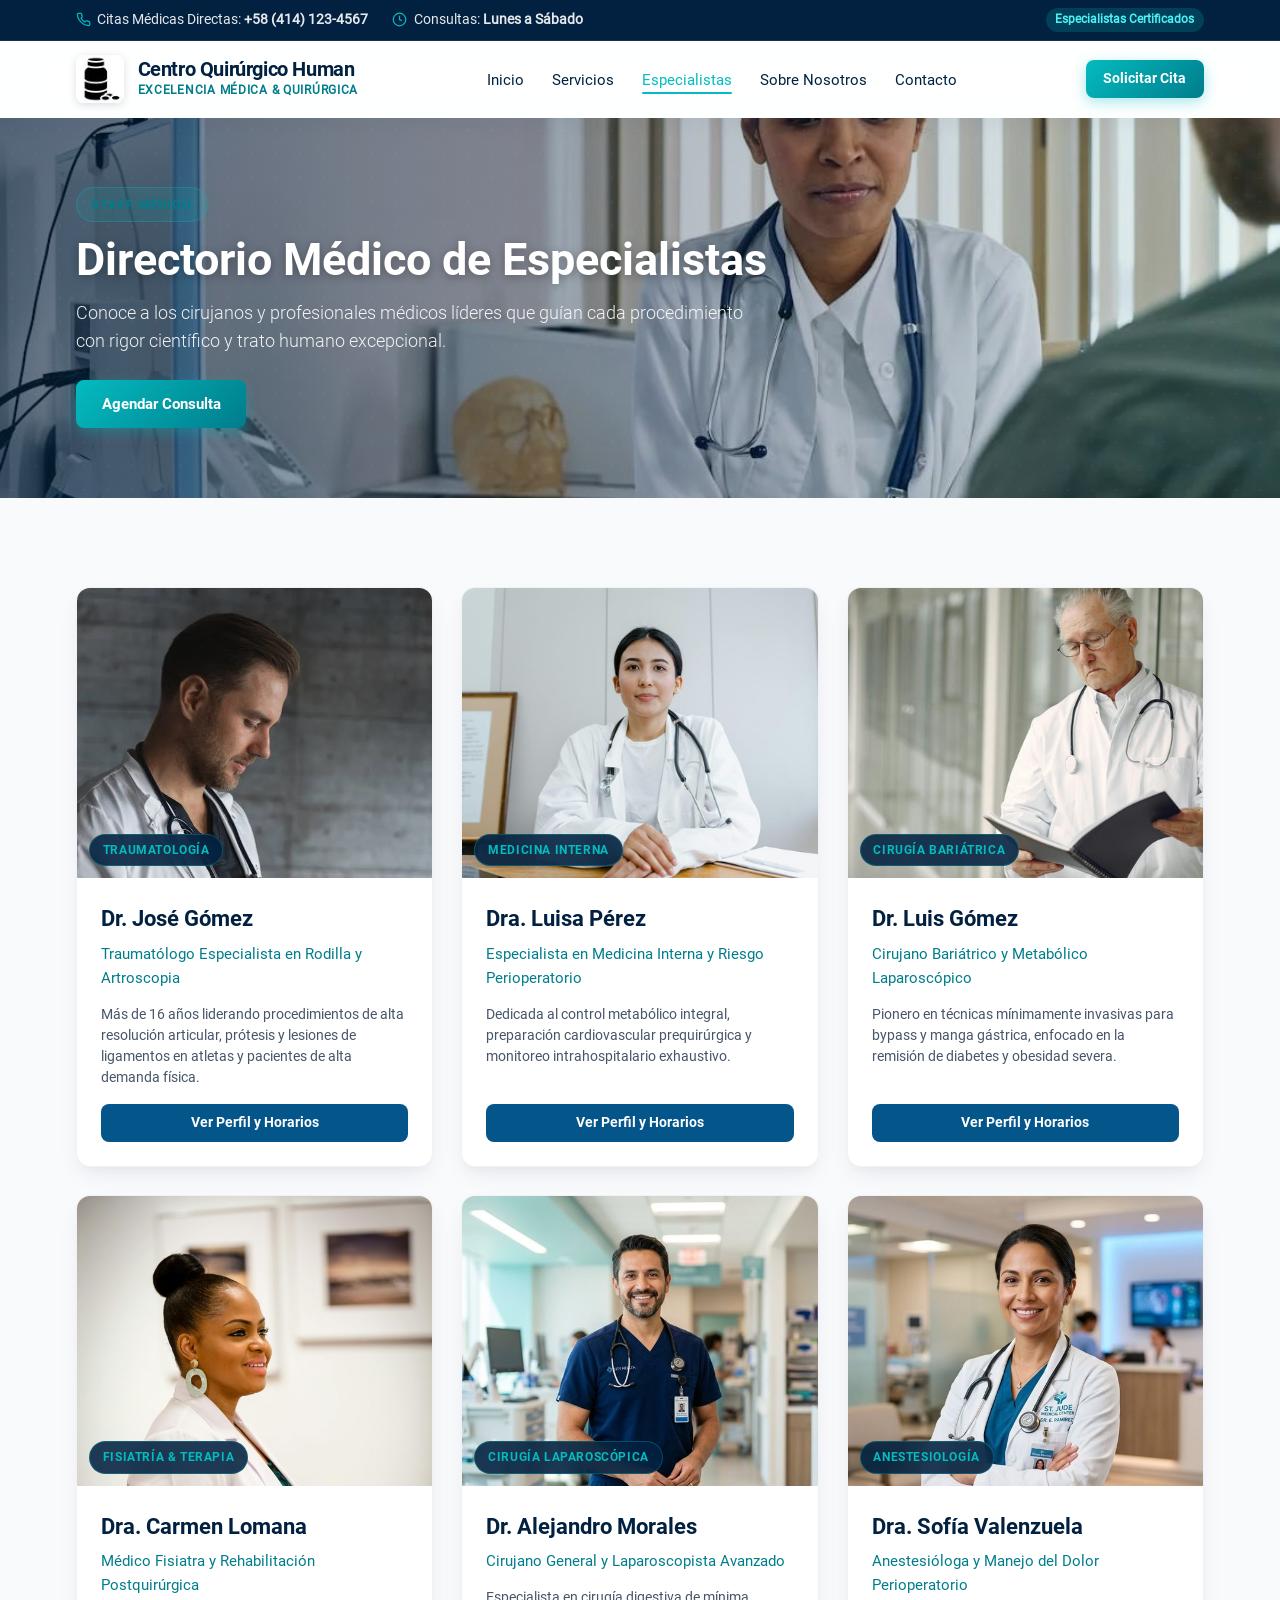
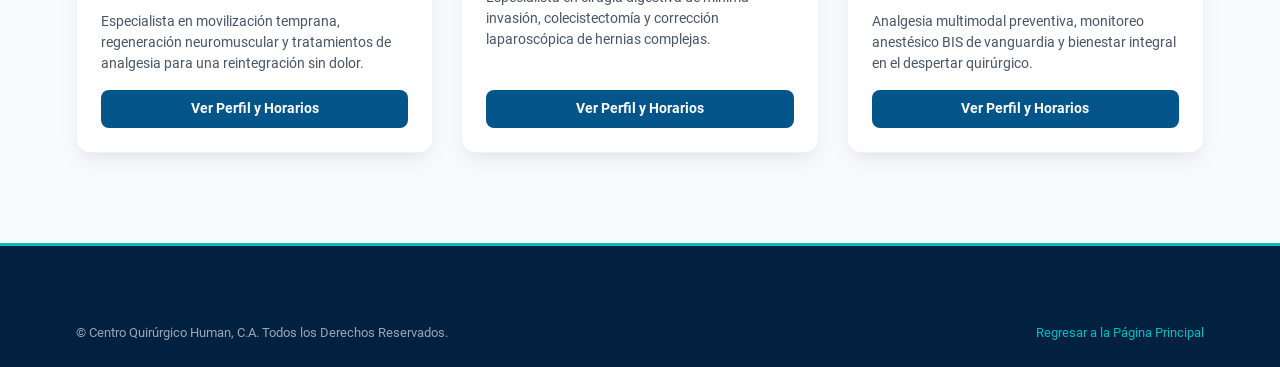
<file: directorio.html>
<!DOCTYPE html>
<html lang="es" dir="ltr">
<head>
    <meta charset="UTF-8">
    <meta name="viewport" content="width=device-width, initial-scale=1.0, viewport-fit=cover">
    <title>Directorio Médico & Staff de Especialistas | Centro Quirúrgico Human</title>
    <meta name="theme-color" content="#022140">
    <meta name="apple-mobile-web-app-capable" content="yes">

    <meta name="description" content="Conoce nuestro staff de médicos especialistas y cirujanos certificados: Dr. José Gómez, Dra. Luisa Pérez, Dr. Luis Gómez y Dra. Carmen Lomana.">
    <meta name="keywords" content="directorio médico, especialistas quirúrgicos, traumatólogo rodilla, cirujano bariátrico, médico internista, fisiatra">
    <meta name="robots" content="index, follow">
    <link rel="canonical" href="https://centroquirurgicohuman.com/directorio.html">

    <!-- Medidas de Ciberseguridad -->
    <meta http-equiv="X-Content-Type-Options" content="nosniff">
    <meta http-equiv="X-Frame-Options" content="SAMEORIGIN">
    <meta name="referrer" content="strict-origin-when-cross-origin">

    <!-- Favicon -->
    <link rel="icon" type="image/svg+xml" href="Assets/favicon.svg">
    <link rel="alternate icon" type="image/jpeg" href="Assets/Logo.jpg">
    <link rel="apple-touch-icon" href="Assets/Logo.jpg">
    <link rel="stylesheet" href="style.css">
</head>
<body>

    <!-- TOP BAR -->
    <div class="top-bar">
        <div class="container">
            <div class="top-bar-inner">
                <ul class="top-info-list">
                    <li class="top-info-item">
                        <svg viewBox="0 0 24 24" fill="none" stroke="currentColor" stroke-width="2"><path d="M22 16.92v3a2 2 0 0 1-2.18 2 19.79 19.79 0 0 1-8.63-3.07 19.5 19.5 0 0 1-6-6 19.79 19.79 0 0 1-3.07-8.67A2 2 0 0 1 4.11 2h3a2 2 0 0 1 2 1.72 12.84 12.84 0 0 0 .7 2.81 2 2 0 0 1-.45 2.11L8.09 9.91a16 16 0 0 0 6 6l1.27-1.27a2 2 0 0 1 2.11-.45 12.84 12.84 0 0 0 2.81.7A2 2 0 0 1 22 16.92z"/></svg>
                        <span>Citas Médicas Directas: <strong>+58 (414) 123-4567</strong></span>
                    </li>
                    <li class="top-info-item">
                        <svg viewBox="0 0 24 24" fill="none" stroke="currentColor" stroke-width="2"><circle cx="12" cy="12" r="10"/><polyline points="12 6 12 12 16 14"/></svg>
                        <span>Consultas: <strong>Lunes a Sábado</strong></span>
                    </li>
                </ul>
                <div class="top-bar-badge">
                    <span>Especialistas Certificados</span>
                </div>
            </div>
        </div>
    </div>

    <!-- HEADER -->
    <header class="main-header">
        <div class="container">
            <nav class="navbar" aria-label="Navegación Principal">
                <a href="index.html" class="logo-wrapper">
                    <img src="Assets/Logo.jpg" alt="Logo Centro Quirúrgico Human" class="logo-img" width="48" height="48">
                    <div class="logo-text-group">
                        <span class="logo-brand">Centro Quirúrgico Human</span>
                        <span class="logo-tagline">Excelencia Médica & Quirúrgica</span>
                    </div>
                </a>

                <ul class="nav-links" id="navLinks">
                    <li><a href="index.html" class="nav-link">Inicio</a></li>
                    <li><a href="servicios.html" class="nav-link">Servicios</a></li>
                    <li><a href="directorio.html" class="nav-link active">Especialistas</a></li>
                    <li><a href="sobre_nosotros.html" class="nav-link">Sobre Nosotros</a></li>
                    <li><a href="index.html#contacto" class="nav-link">Contacto</a></li>
                </ul>

                <div class="nav-actions">
                    <a href="index.html#contacto" class="btn btn-action btn-sm">Solicitar Cita</a>
                    <button class="mobile-menu-btn" id="mobileMenuBtn" aria-label="Abrir menú">
                        <span></span>
                        <span></span>
                        <span></span>
                    </button>
                </div>
            </nav>
        </div>
    </header>

    <main>
        <!-- HERO DE PÁGINA -->
        <section class="hero-section" style="min-height: 380px; padding: 4rem 0;">
            <div class="hero-overlay-grid"></div>
            <div class="container">
                <div class="hero-content" style="max-width: 750px;">
                    <span class="badge-tag">Staff Médico</span>
                    <h1 class="hero-title" style="font-size: clamp(2rem, 3.5vw, 3rem); margin: 0.75rem 0;">Directorio Médico de Especialistas</h1>
                    <p class="hero-subtitle" style="margin-bottom: 1.5rem;">
                        Conoce a los cirujanos y profesionales médicos líderes que guían cada procedimiento con rigor científico y trato humano excepcional.
                    </p>
                    <a href="index.html#contacto" class="btn btn-action">Agendar Consulta</a>
                </div>
            </div>
        </section>

        <!-- SECCIÓN DE CARDS -->
        <section class="section-padding" style="background-color: var(--color-bg);">
            <div class="container">
                <div class="card-container">
                    <!-- DR. JOSE GOMEZ -->
                    <article class="doctor-card">
                        <div class="doctor-img-wrap">
                            <img src="Assets/dr-jose-gomez.jpg" alt="Dr. José Gómez" width="300" height="290">
                            <span class="doctor-specialty-badge">Traumatología</span>
                        </div>
                        <div class="doctor-body">
                            <h3 class="doctor-name">Dr. José Gómez</h3>
                            <p class="doctor-role">Traumatólogo Especialista en Rodilla y Artroscopia</p>
                            <p class="doctor-bio-short">
                                Más de 16 años liderando procedimientos de alta resolución articular, prótesis y lesiones de ligamentos en atletas y pacientes de alta demanda física.
                            </p>
                            <button type="button" class="btn btn-secondary btn-sm" data-doctor-id="dr-jose-gomez">Ver Perfil y Horarios</button>
                        </div>
                    </article>

                    <!-- DRA. LUISA PEREZ -->
                    <article class="doctor-card">
                        <div class="doctor-img-wrap">
                            <img src="Assets/dra-luisa-perez.jpg" alt="Dra. Luisa Pérez" width="300" height="290">
                            <span class="doctor-specialty-badge">Medicina Interna</span>
                        </div>
                        <div class="doctor-body">
                            <h3 class="doctor-name">Dra. Luisa Pérez</h3>
                            <p class="doctor-role">Especialista en Medicina Interna y Riesgo Perioperatorio</p>
                            <p class="doctor-bio-short">
                                Dedicada al control metabólico integral, preparación cardiovascular prequirúrgica y monitoreo intrahospitalario exhaustivo.
                            </p>
                            <button type="button" class="btn btn-secondary btn-sm" data-doctor-id="dra-luisa-perez">Ver Perfil y Horarios</button>
                        </div>
                    </article>

                    <!-- DR. LUIS GOMEZ -->
                    <article class="doctor-card">
                        <div class="doctor-img-wrap">
                            <img src="Assets/dr-luis-gomez.jpg" alt="Dr. Luis Gómez" width="300" height="290">
                            <span class="doctor-specialty-badge">Cirugía Bariátrica</span>
                        </div>
                        <div class="doctor-body">
                            <h3 class="doctor-name">Dr. Luis Gómez</h3>
                            <p class="doctor-role">Cirujano Bariátrico y Metabólico Laparoscópico</p>
                            <p class="doctor-bio-short">
                                Pionero en técnicas mínimamente invasivas para bypass y manga gástrica, enfocado en la remisión de diabetes y obesidad severa.
                            </p>
                            <button type="button" class="btn btn-secondary btn-sm" data-doctor-id="dr-luis-gomez">Ver Perfil y Horarios</button>
                        </div>
                    </article>

                    <!-- DRA. CARMEN LOMANA -->
                    <article class="doctor-card">
                        <div class="doctor-img-wrap">
                            <img src="Assets/dra-carmen-lomana.jpg" alt="Dra. Carmen Lomana" loading="lazy" width="300" height="290">
                            <span class="doctor-specialty-badge">Fisiatría & Terapia</span>
                        </div>
                        <div class="doctor-body">
                            <h3 class="doctor-name">Dra. Carmen Lomana</h3>
                            <p class="doctor-role">Médico Fisiatra y Rehabilitación Postquirúrgica</p>
                            <p class="doctor-bio-short">
                                Especialista en movilización temprana, regeneración neuromuscular y tratamientos de analgesia para una reintegración sin dolor.
                            </p>
                            <button type="button" class="btn btn-secondary btn-sm" data-doctor-id="dra-carmen-lomana">Ver Perfil y Horarios</button>
                        </div>
                    </article>

                    <!-- DR. ALEJANDRO MORALES -->
                    <article class="doctor-card">
                        <div class="doctor-img-wrap">
                            <img src="Assets/dr-alejandro-morales.jpg" alt="Dr. Alejandro Morales" loading="lazy" width="300" height="290">
                            <span class="doctor-specialty-badge">Cirugía Laparoscópica</span>
                        </div>
                        <div class="doctor-body">
                            <h3 class="doctor-name">Dr. Alejandro Morales</h3>
                            <p class="doctor-role">Cirujano General y Laparoscopista Avanzado</p>
                            <p class="doctor-bio-short">
                                Especialista en cirugía digestiva de mínima invasión, colecistectomía y corrección laparoscópica de hernias complejas.
                            </p>
                            <button type="button" class="btn btn-secondary btn-sm" data-doctor-id="dr-alejandro-morales">Ver Perfil y Horarios</button>
                        </div>
                    </article>

                    <!-- DRA. SOFIA VALENZUELA -->
                    <article class="doctor-card">
                        <div class="doctor-img-wrap">
                            <img src="Assets/dra-sofia-valenzuela.jpg" alt="Dra. Sofía Valenzuela" loading="lazy" width="300" height="290">
                            <span class="doctor-specialty-badge">Anestesiología</span>
                        </div>
                        <div class="doctor-body">
                            <h3 class="doctor-name">Dra. Sofía Valenzuela</h3>
                            <p class="doctor-role">Anestesióloga y Manejo del Dolor Perioperatorio</p>
                            <p class="doctor-bio-short">
                                Analgesia multimodal preventiva, monitoreo anestésico BIS de vanguardia y bienestar integral en el despertar quirúrgico.
                            </p>
                            <button type="button" class="btn btn-secondary btn-sm" data-doctor-id="dra-sofia-valenzuela">Ver Perfil y Horarios</button>
                        </div>
                    </article>
                </div>
            </div>
        </section>
    </main>

    <!-- FOOTER -->
    <footer class="site-footer">
        <div class="container">
            <div class="footer-bottom" style="border-top: none; padding-top: 0;">
                <p>© Centro Quirúrgico Human, C.A. Todos los Derechos Reservados.</p>
                <p><a href="index.html" style="color: var(--color-action);">Regresar a la Página Principal</a></p>
            </div>
        </div>
    </footer>

    <!-- MODAL REUTILIZABLE -->
    <div class="modal-overlay" id="medicalModal" role="dialog" aria-modal="true" aria-hidden="true">
        <div class="modal-container">
            <button type="button" class="modal-close-btn" id="modalCloseBtn" aria-label="Cerrar modal">
                <svg viewBox="0 0 24 24" width="20" height="20" fill="none" stroke="currentColor" stroke-width="2"><line x1="18" y1="6" x2="6" y2="18"/><line x1="6" y1="6" x2="18" y2="18"/></svg>
            </button>
            <div id="modalContent"></div>
        </div>
    </div>

    <script src="script.js"></script>
</body>
</html>
</file>
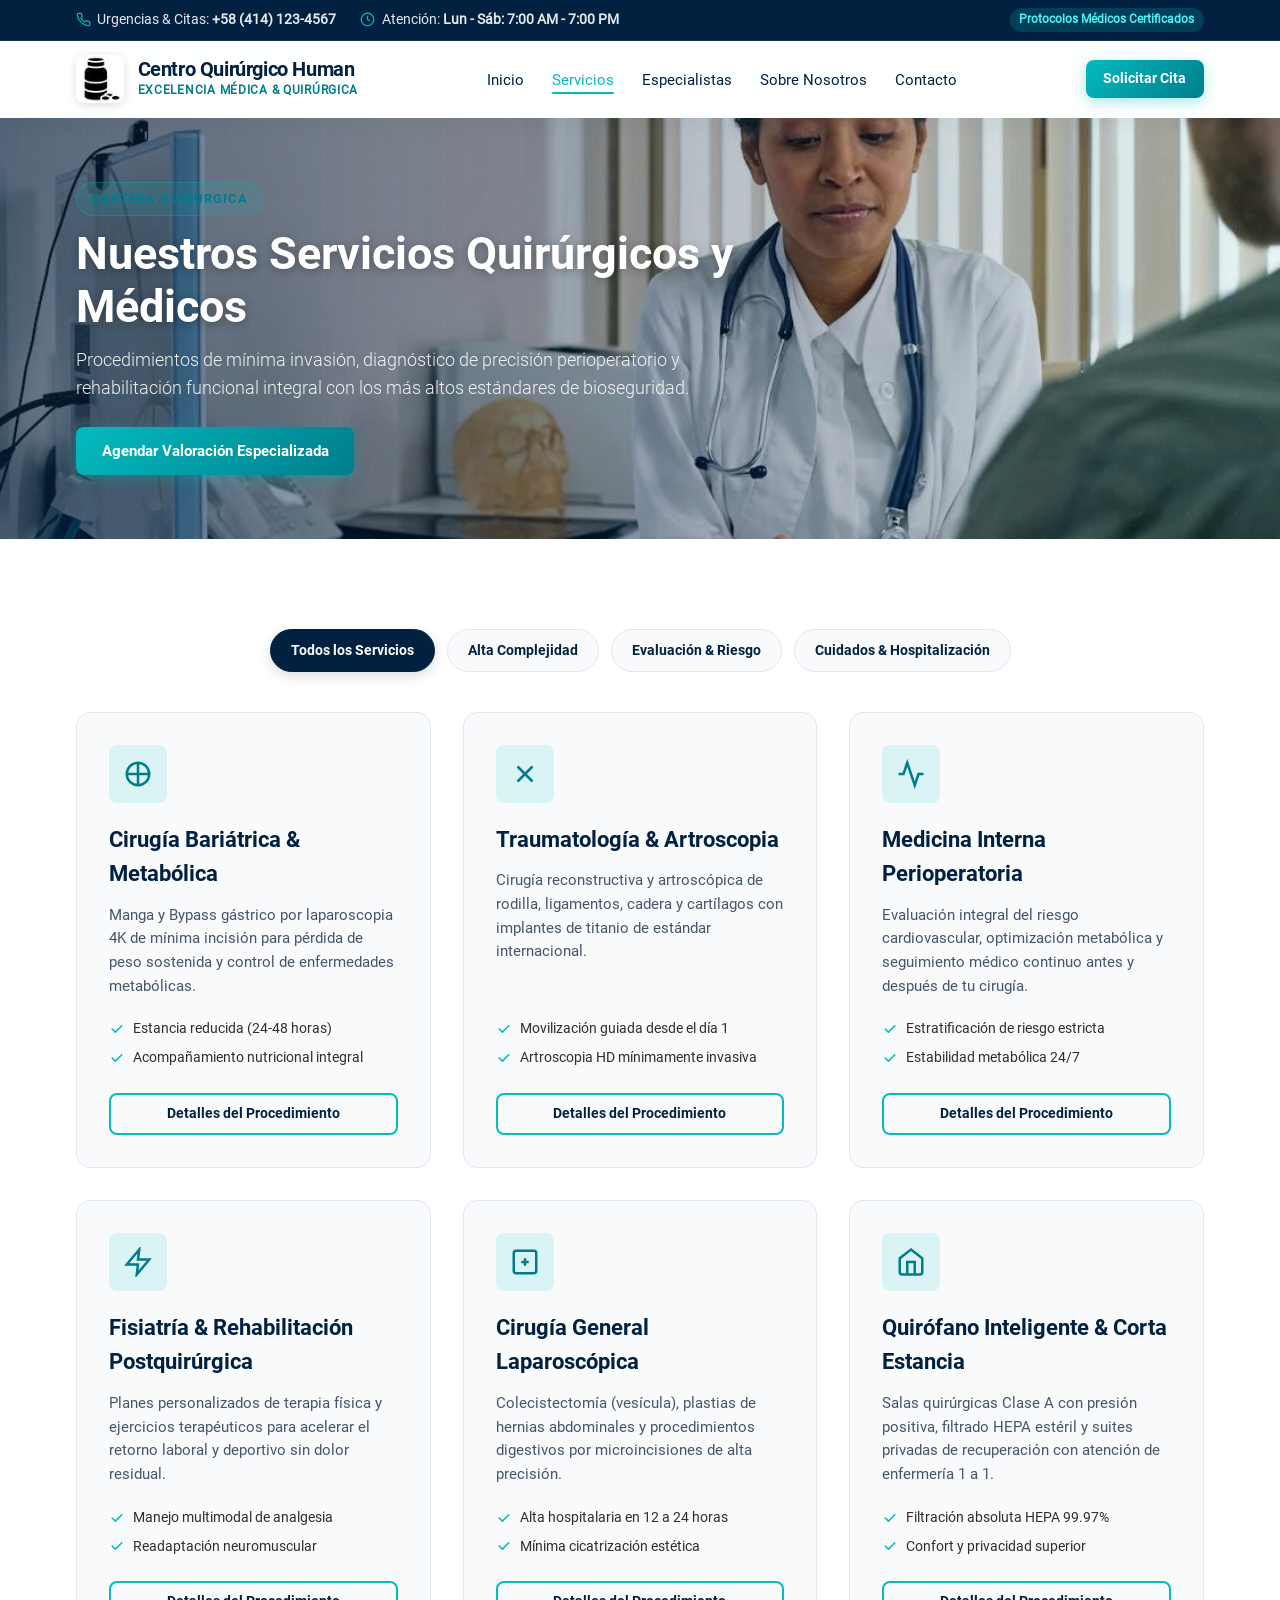
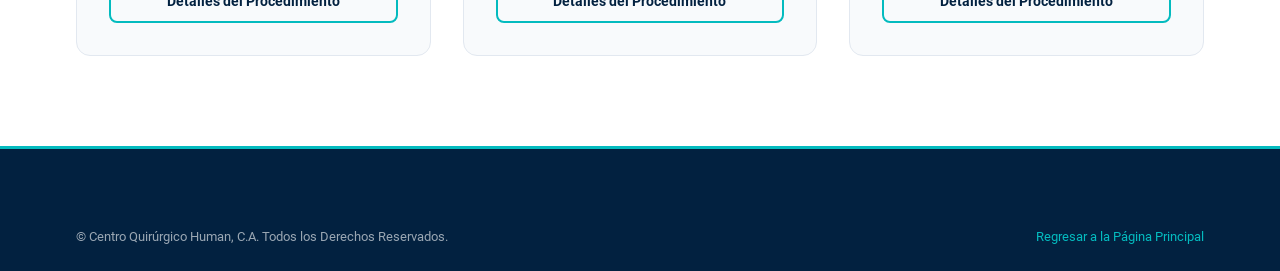
<file: servicios.html>
<!DOCTYPE html>
<html lang="es" dir="ltr">
<head>
    <meta charset="UTF-8">
    <meta name="viewport" content="width=device-width, initial-scale=1.0, viewport-fit=cover">
    <title>Servicios Quirúrgicos y Médicos | Centro Quirúrgico Human</title>
    <meta name="theme-color" content="#022140">
    <meta name="apple-mobile-web-app-capable" content="yes">

    <meta name="description" content="Cartera integral de servicios quirúrgicos: Cirugía Bariátrica, Traumatología, Medicina Interna, Fisiatría, Laparoscopia y Quirófanos Inteligentes Clase A en Valencia.">
    <meta name="keywords" content="servicios quirúrgicos, cirugía laparoscópica, manga gástrica, prótesis rodilla, medicina interna, Centro Quirúrgico Human">
    <meta name="robots" content="index, follow">
    <link rel="canonical" href="https://centroquirurgicohuman.com/servicios.html">

    <!-- Medidas de Ciberseguridad -->
    <meta http-equiv="X-Content-Type-Options" content="nosniff">
    <meta http-equiv="X-Frame-Options" content="SAMEORIGIN">
    <meta name="referrer" content="strict-origin-when-cross-origin">

    <!-- Favicon -->
    <link rel="icon" type="image/svg+xml" href="Assets/favicon.svg">
    <link rel="alternate icon" type="image/jpeg" href="Assets/Logo.jpg">
    <link rel="apple-touch-icon" href="Assets/Logo.jpg">
    <link rel="stylesheet" href="style.css">
</head>
<body>

    <!-- TOP BAR -->
    <div class="top-bar">
        <div class="container">
            <div class="top-bar-inner">
                <ul class="top-info-list">
                    <li class="top-info-item">
                        <svg viewBox="0 0 24 24" fill="none" stroke="currentColor" stroke-width="2"><path d="M22 16.92v3a2 2 0 0 1-2.18 2 19.79 19.79 0 0 1-8.63-3.07 19.5 19.5 0 0 1-6-6 19.79 19.79 0 0 1-3.07-8.67A2 2 0 0 1 4.11 2h3a2 2 0 0 1 2 1.72 12.84 12.84 0 0 0 .7 2.81 2 2 0 0 1-.45 2.11L8.09 9.91a16 16 0 0 0 6 6l1.27-1.27a2 2 0 0 1 2.11-.45 12.84 12.84 0 0 0 2.81.7A2 2 0 0 1 22 16.92z"/></svg>
                        <span>Urgencias & Citas: <strong>+58 (414) 123-4567</strong></span>
                    </li>
                    <li class="top-info-item">
                        <svg viewBox="0 0 24 24" fill="none" stroke="currentColor" stroke-width="2"><circle cx="12" cy="12" r="10"/><polyline points="12 6 12 12 16 14"/></svg>
                        <span>Atención: <strong>Lun - Sáb: 7:00 AM - 7:00 PM</strong></span>
                    </li>
                </ul>
                <div class="top-bar-badge">
                    <span>Protocolos Médicos Certificados</span>
                </div>
            </div>
        </div>
    </div>

    <!-- HEADER -->
    <header class="main-header">
        <div class="container">
            <nav class="navbar" aria-label="Navegación Principal">
                <a href="index.html" class="logo-wrapper">
                    <img src="Assets/Logo.jpg" alt="Logo Centro Quirúrgico Human" class="logo-img" width="48" height="48">
                    <div class="logo-text-group">
                        <span class="logo-brand">Centro Quirúrgico Human</span>
                        <span class="logo-tagline">Excelencia Médica & Quirúrgica</span>
                    </div>
                </a>

                <ul class="nav-links" id="navLinks">
                    <li><a href="index.html" class="nav-link">Inicio</a></li>
                    <li><a href="servicios.html" class="nav-link active">Servicios</a></li>
                    <li><a href="directorio.html" class="nav-link">Especialistas</a></li>
                    <li><a href="sobre_nosotros.html" class="nav-link">Sobre Nosotros</a></li>
                    <li><a href="index.html#contacto" class="nav-link">Contacto</a></li>
                </ul>

                <div class="nav-actions">
                    <a href="index.html#contacto" class="btn btn-action btn-sm">Solicitar Cita</a>
                    <button class="mobile-menu-btn" id="mobileMenuBtn" aria-label="Abrir menú">
                        <span></span>
                        <span></span>
                        <span></span>
                    </button>
                </div>
            </nav>
        </div>
    </header>

    <main>
        <!-- HERO DE PÁGINA -->
        <section class="hero-section" style="min-height: 380px; padding: 4rem 0;">
            <div class="hero-overlay-grid"></div>
            <div class="container">
                <div class="hero-content" style="max-width: 750px;">
                    <span class="badge-tag">Cartera Quirúrgica</span>
                    <h1 class="hero-title" style="font-size: clamp(2rem, 3.5vw, 3rem); margin: 0.75rem 0;">Nuestros Servicios Quirúrgicos y Médicos</h1>
                    <p class="hero-subtitle" style="margin-bottom: 1.5rem;">
                        Procedimientos de mínima invasión, diagnóstico de precisión perioperatorio y rehabilitación funcional integral con los más altos estándares de bioseguridad.
                    </p>
                    <a href="index.html#contacto" class="btn btn-action">Agendar Valoración Especializada</a>
                </div>
            </div>
        </section>

        <!-- SECCIÓN DE SERVICIOS DETALLADA -->
        <section class="section-padding" style="background-color: var(--color-surface);">
            <div class="container">
                <div class="services-filter-tabs" role="tablist">
                    <button type="button" class="filter-tab-btn active" data-filter="todos">Todos los Servicios</button>
                    <button type="button" class="filter-tab-btn" data-filter="alta-complejidad">Alta Complejidad</button>
                    <button type="button" class="filter-tab-btn" data-filter="diagnostico">Evaluación & Riesgo</button>
                    <button type="button" class="filter-tab-btn" data-filter="cuidados">Cuidados & Hospitalización</button>
                </div>

                <div class="services-grid">
                    <!-- SERVICIO 1 -->
                    <div class="service-card" data-category="alta-complejidad">
                        <div class="service-icon-box">
                            <svg viewBox="0 0 24 24" fill="none" stroke="currentColor" stroke-width="2"><circle cx="12" cy="12" r="9"/><path d="M12 3v18"/><path d="M3 12h18"/></svg>
                        </div>
                        <h3 class="service-title">Cirugía Bariátrica & Metabólica</h3>
                        <p class="service-desc">Manga y Bypass gástrico por laparoscopia 4K de mínima incisión para pérdida de peso sostenida y control de enfermedades metabólicas.</p>
                        <ul class="service-features">
                            <li><svg viewBox="0 0 20 20" fill="currentColor"><path fill-rule="evenodd" d="M16.707 5.293a1 1 0 010 1.414l-8 8a1 1 0 01-1.414 0l-4-4a1 1 0 011.414-1.414L8 12.586l7.293-7.293a1 1 0 011.414 0z" clip-rule="evenodd"></path></svg> Estancia reducida (24-48 horas)</li>
                            <li><svg viewBox="0 0 20 20" fill="currentColor"><path fill-rule="evenodd" d="M16.707 5.293a1 1 0 010 1.414l-8 8a1 1 0 01-1.414 0l-4-4a1 1 0 011.414-1.414L8 12.586l7.293-7.293a1 1 0 011.414 0z" clip-rule="evenodd"></path></svg> Acompañamiento nutricional integral</li>
                        </ul>
                        <button type="button" class="btn btn-outline btn-sm" data-service-id="bariatrica">Detalles del Procedimiento</button>
                    </div>

                    <!-- SERVICIO 2 -->
                    <div class="service-card" data-category="alta-complejidad">
                        <div class="service-icon-box">
                            <svg viewBox="0 0 24 24" fill="none" stroke="currentColor" stroke-width="2"><path d="M18 6L6 18"/><path d="M6 6l12 12"/></svg>
                        </div>
                        <h3 class="service-title">Traumatología & Artroscopia</h3>
                        <p class="service-desc">Cirugía reconstructiva y artroscópica de rodilla, ligamentos, cadera y cartílagos con implantes de titanio de estándar internacional.</p>
                        <ul class="service-features">
                            <li><svg viewBox="0 0 20 20" fill="currentColor"><path fill-rule="evenodd" d="M16.707 5.293a1 1 0 010 1.414l-8 8a1 1 0 01-1.414 0l-4-4a1 1 0 011.414-1.414L8 12.586l7.293-7.293a1 1 0 011.414 0z" clip-rule="evenodd"></path></svg> Movilización guiada desde el día 1</li>
                            <li><svg viewBox="0 0 20 20" fill="currentColor"><path fill-rule="evenodd" d="M16.707 5.293a1 1 0 010 1.414l-8 8a1 1 0 01-1.414 0l-4-4a1 1 0 011.414-1.414L8 12.586l7.293-7.293a1 1 0 011.414 0z" clip-rule="evenodd"></path></svg> Artroscopia HD mínimamente invasiva</li>
                        </ul>
                        <button type="button" class="btn btn-outline btn-sm" data-service-id="traumatologia">Detalles del Procedimiento</button>
                    </div>

                    <!-- SERVICIO 3 -->
                    <div class="service-card" data-category="diagnostico">
                        <div class="service-icon-box">
                            <svg viewBox="0 0 24 24" fill="none" stroke="currentColor" stroke-width="2"><path d="M22 12h-4l-3 9L9 3l-3 9H2"/></svg>
                        </div>
                        <h3 class="service-title">Medicina Interna Perioperatoria</h3>
                        <p class="service-desc">Evaluación integral del riesgo cardiovascular, optimización metabólica y seguimiento médico continuo antes y después de tu cirugía.</p>
                        <ul class="service-features">
                            <li><svg viewBox="0 0 20 20" fill="currentColor"><path fill-rule="evenodd" d="M16.707 5.293a1 1 0 010 1.414l-8 8a1 1 0 01-1.414 0l-4-4a1 1 0 011.414-1.414L8 12.586l7.293-7.293a1 1 0 011.414 0z" clip-rule="evenodd"></path></svg> Estratificación de riesgo estricta</li>
                            <li><svg viewBox="0 0 20 20" fill="currentColor"><path fill-rule="evenodd" d="M16.707 5.293a1 1 0 010 1.414l-8 8a1 1 0 01-1.414 0l-4-4a1 1 0 011.414-1.414L8 12.586l7.293-7.293a1 1 0 011.414 0z" clip-rule="evenodd"></path></svg> Estabilidad metabólica 24/7</li>
                        </ul>
                        <button type="button" class="btn btn-outline btn-sm" data-service-id="medicina-interna">Detalles del Procedimiento</button>
                    </div>

                    <!-- SERVICIO 4 -->
                    <div class="service-card" data-category="cuidados">
                        <div class="service-icon-box">
                            <svg viewBox="0 0 24 24" fill="none" stroke="currentColor" stroke-width="2"><path d="M13 2L3 14h9l-1 8 10-12h-9l1-8z"/></svg>
                        </div>
                        <h3 class="service-title">Fisiatría & Rehabilitación Postquirúrgica</h3>
                        <p class="service-desc">Planes personalizados de terapia física y ejercicios terapéuticos para acelerar el retorno laboral y deportivo sin dolor residual.</p>
                        <ul class="service-features">
                            <li><svg viewBox="0 0 20 20" fill="currentColor"><path fill-rule="evenodd" d="M16.707 5.293a1 1 0 010 1.414l-8 8a1 1 0 01-1.414 0l-4-4a1 1 0 011.414-1.414L8 12.586l7.293-7.293a1 1 0 011.414 0z" clip-rule="evenodd"></path></svg> Manejo multimodal de analgesia</li>
                            <li><svg viewBox="0 0 20 20" fill="currentColor"><path fill-rule="evenodd" d="M16.707 5.293a1 1 0 010 1.414l-8 8a1 1 0 01-1.414 0l-4-4a1 1 0 011.414-1.414L8 12.586l7.293-7.293a1 1 0 011.414 0z" clip-rule="evenodd"></path></svg> Readaptación neuromuscular</li>
                        </ul>
                        <button type="button" class="btn btn-outline btn-sm" data-service-id="fisiatria">Detalles del Procedimiento</button>
                    </div>

                    <!-- SERVICIO 5 -->
                    <div class="service-card" data-category="alta-complejidad">
                        <div class="service-icon-box">
                            <svg viewBox="0 0 24 24" fill="none" stroke="currentColor" stroke-width="2"><rect x="3" y="3" width="18" height="18" rx="2"/><path d="M9 12h6"/><path d="M12 9v6"/></svg>
                        </div>
                        <h3 class="service-title">Cirugía General Laparoscópica</h3>
                        <p class="service-desc">Colecistectomía (vesícula), plastias de hernias abdominales y procedimientos digestivos por microincisiones de alta precisión.</p>
                        <ul class="service-features">
                            <li><svg viewBox="0 0 20 20" fill="currentColor"><path fill-rule="evenodd" d="M16.707 5.293a1 1 0 010 1.414l-8 8a1 1 0 01-1.414 0l-4-4a1 1 0 011.414-1.414L8 12.586l7.293-7.293a1 1 0 011.414 0z" clip-rule="evenodd"></path></svg> Alta hospitalaria en 12 a 24 horas</li>
                            <li><svg viewBox="0 0 20 20" fill="currentColor"><path fill-rule="evenodd" d="M16.707 5.293a1 1 0 010 1.414l-8 8a1 1 0 01-1.414 0l-4-4a1 1 0 011.414-1.414L8 12.586l7.293-7.293a1 1 0 011.414 0z" clip-rule="evenodd"></path></svg> Mínima cicatrización estética</li>
                        </ul>
                        <button type="button" class="btn btn-outline btn-sm" data-service-id="laparoscopica">Detalles del Procedimiento</button>
                    </div>

                    <!-- SERVICIO 6 -->
                    <div class="service-card" data-category="cuidados">
                        <div class="service-icon-box">
                            <svg viewBox="0 0 24 24" fill="none" stroke="currentColor" stroke-width="2"><path d="M3 9l9-7 9 7v11a2 2 0 0 1-2 2H5a2 2 0 0 1-2-2z"/><polyline points="9 22 9 12 15 12 15 22"/></svg>
                        </div>
                        <h3 class="service-title">Quirófano Inteligente & Corta Estancia</h3>
                        <p class="service-desc">Salas quirúrgicas Clase A con presión positiva, filtrado HEPA estéril y suites privadas de recuperación con atención de enfermería 1 a 1.</p>
                        <ul class="service-features">
                            <li><svg viewBox="0 0 20 20" fill="currentColor"><path fill-rule="evenodd" d="M16.707 5.293a1 1 0 010 1.414l-8 8a1 1 0 01-1.414 0l-4-4a1 1 0 011.414-1.414L8 12.586l7.293-7.293a1 1 0 011.414 0z" clip-rule="evenodd"></path></svg> Filtración absoluta HEPA 99.97%</li>
                            <li><svg viewBox="0 0 20 20" fill="currentColor"><path fill-rule="evenodd" d="M16.707 5.293a1 1 0 010 1.414l-8 8a1 1 0 01-1.414 0l-4-4a1 1 0 011.414-1.414L8 12.586l7.293-7.293a1 1 0 011.414 0z" clip-rule="evenodd"></path></svg> Confort y privacidad superior</li>
                        </ul>
                        <button type="button" class="btn btn-outline btn-sm" data-service-id="quirofano-inteligente">Detalles del Procedimiento</button>
                    </div>
                </div>
            </div>
        </section>
    </main>

    <!-- FOOTER -->
    <footer class="site-footer">
        <div class="container">
            <div class="footer-bottom" style="border-top: none; padding-top: 0;">
                <p>© Centro Quirúrgico Human, C.A. Todos los Derechos Reservados.</p>
                <p><a href="index.html" style="color: var(--color-action);">Regresar a la Página Principal</a></p>
            </div>
        </div>
    </footer>

    <!-- MODAL REUTILIZABLE -->
    <div class="modal-overlay" id="medicalModal" role="dialog" aria-modal="true" aria-hidden="true">
        <div class="modal-container">
            <button type="button" class="modal-close-btn" id="modalCloseBtn" aria-label="Cerrar modal">
                <svg viewBox="0 0 24 24" width="20" height="20" fill="none" stroke="currentColor" stroke-width="2"><line x1="18" y1="6" x2="6" y2="18"/><line x1="6" y1="6" x2="18" y2="18"/></svg>
            </button>
            <div id="modalContent"></div>
        </div>
    </div>

    <script src="script.js"></script>
</body>
</html>
</file>
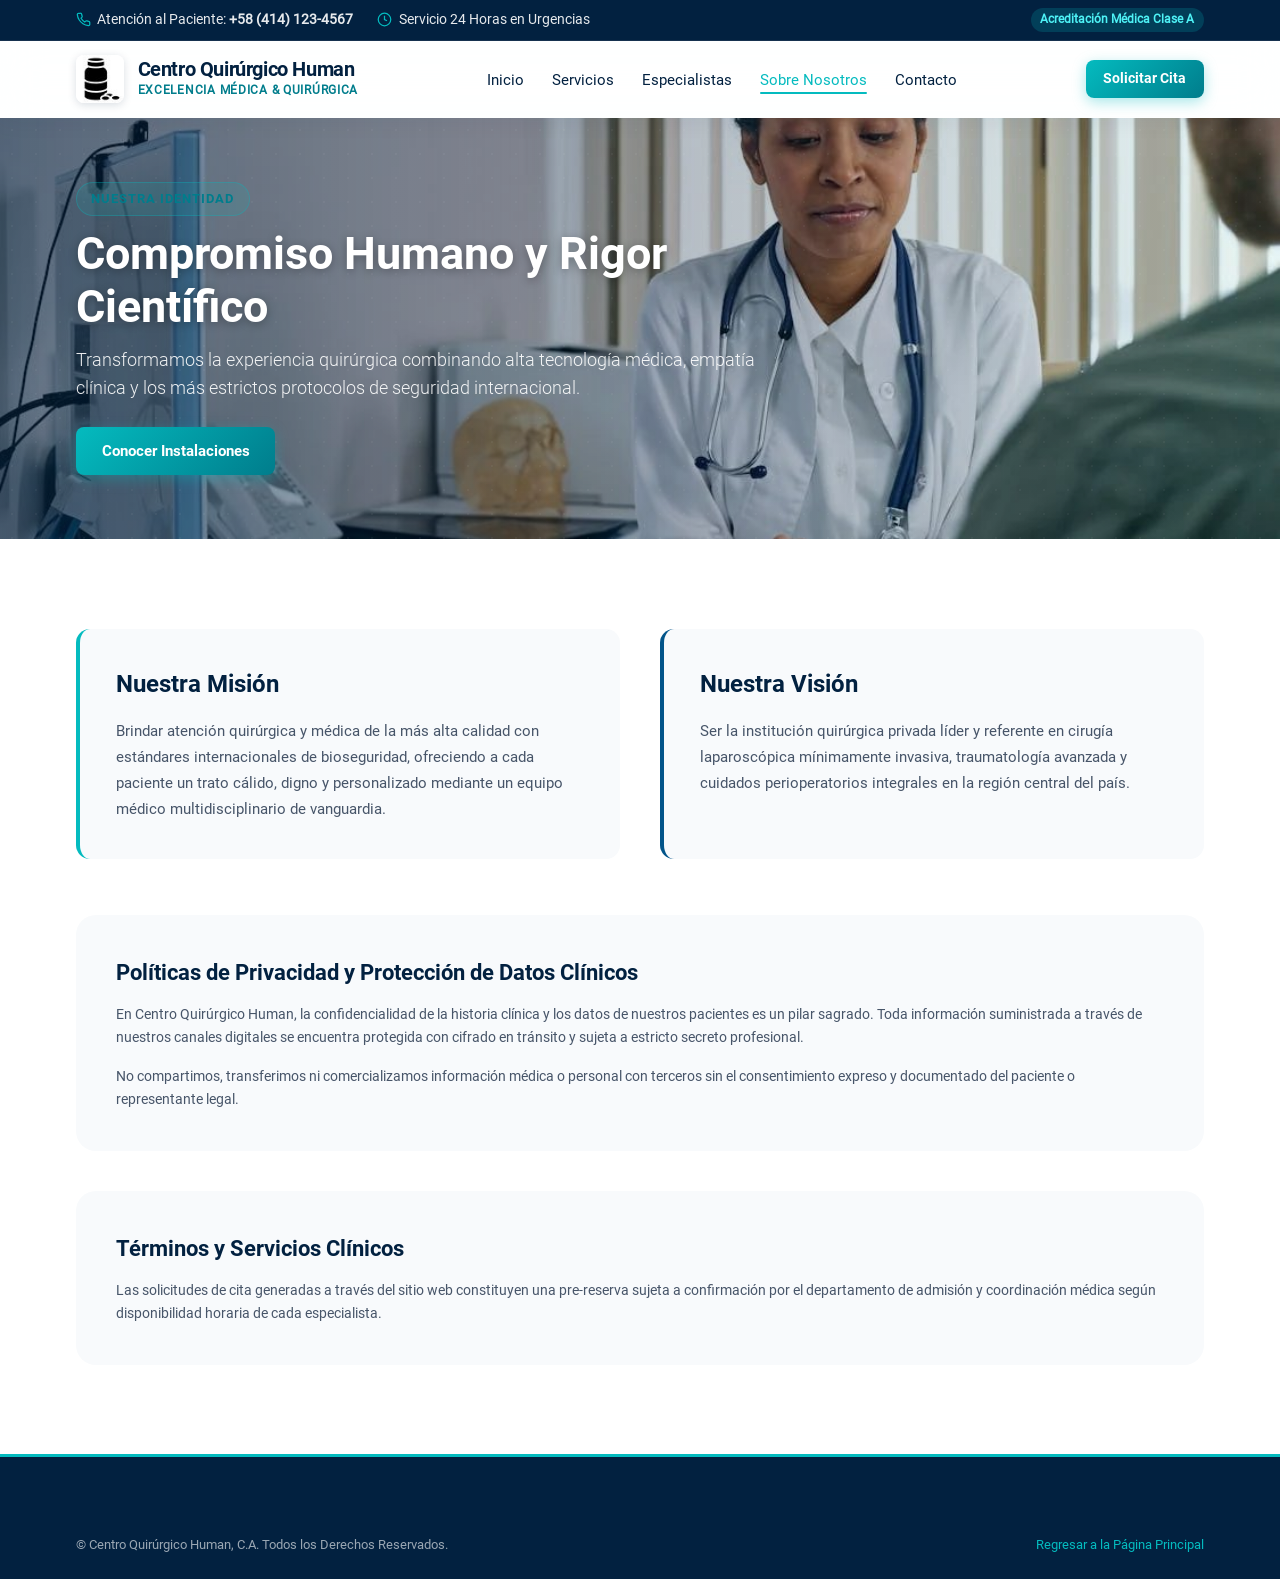
<file: sobre_nosotros.html>
<!DOCTYPE html>
<html lang="es" dir="ltr">
<head>
    <meta charset="UTF-8">
    <meta name="viewport" content="width=device-width, initial-scale=1.0, viewport-fit=cover">
    <title>Sobre Nosotros | Centro Quirúrgico Human</title>
    <meta name="theme-color" content="#022140">
    <meta name="apple-mobile-web-app-capable" content="yes">

    <meta name="description" content="Conoce la historia, misión, valores, tecnología y políticas de privacidad de Centro Quirúrgico Human. Excelencia y calidez en atención quirúrgica.">
    <meta name="keywords" content="sobre nosotros, clínica quirúrgica, misión centro quirúrgico human, bioseguridad médica, quirófanos valencia">
    <meta name="robots" content="index, follow">
    <link rel="canonical" href="https://centroquirurgicohuman.com/sobre_nosotros.html">

    <!-- Medidas de Ciberseguridad -->
    <meta http-equiv="X-Content-Type-Options" content="nosniff">
    <meta http-equiv="X-Frame-Options" content="SAMEORIGIN">
    <meta name="referrer" content="strict-origin-when-cross-origin">

    <!-- Favicon -->
    <link rel="icon" type="image/svg+xml" href="Assets/favicon.svg">
    <link rel="alternate icon" type="image/jpeg" href="Assets/Logo.jpg">
    <link rel="apple-touch-icon" href="Assets/Logo.jpg">
    <link rel="stylesheet" href="style.css">
</head>
<body>

    <!-- TOP BAR -->
    <div class="top-bar">
        <div class="container">
            <div class="top-bar-inner">
                <ul class="top-info-list">
                    <li class="top-info-item">
                        <svg viewBox="0 0 24 24" fill="none" stroke="currentColor" stroke-width="2"><path d="M22 16.92v3a2 2 0 0 1-2.18 2 19.79 19.79 0 0 1-8.63-3.07 19.5 19.5 0 0 1-6-6 19.79 19.79 0 0 1-3.07-8.67A2 2 0 0 1 4.11 2h3a2 2 0 0 1 2 1.72 12.84 12.84 0 0 0 .7 2.81 2 2 0 0 1-.45 2.11L8.09 9.91a16 16 0 0 0 6 6l1.27-1.27a2 2 0 0 1 2.11-.45 12.84 12.84 0 0 0 2.81.7A2 2 0 0 1 22 16.92z"/></svg>
                        <span>Atención al Paciente: <strong>+58 (414) 123-4567</strong></span>
                    </li>
                    <li class="top-info-item">
                        <svg viewBox="0 0 24 24" fill="none" stroke="currentColor" stroke-width="2"><circle cx="12" cy="12" r="10"/><polyline points="12 6 12 12 16 14"/></svg>
                        <span>Servicio 24 Horas en Urgencias</span>
                    </li>
                </ul>
                <div class="top-bar-badge">
                    <span>Acreditación Médica Clase A</span>
                </div>
            </div>
        </div>
    </div>

    <!-- HEADER -->
    <header class="main-header">
        <div class="container">
            <nav class="navbar" aria-label="Navegación Principal">
                <a href="index.html" class="logo-wrapper">
                    <img src="Assets/Logo.jpg" alt="Logo Centro Quirúrgico Human" class="logo-img" width="48" height="48">
                    <div class="logo-text-group">
                        <span class="logo-brand">Centro Quirúrgico Human</span>
                        <span class="logo-tagline">Excelencia Médica & Quirúrgica</span>
                    </div>
                </a>

                <ul class="nav-links" id="navLinks">
                    <li><a href="index.html" class="nav-link">Inicio</a></li>
                    <li><a href="servicios.html" class="nav-link">Servicios</a></li>
                    <li><a href="directorio.html" class="nav-link">Especialistas</a></li>
                    <li><a href="sobre_nosotros.html" class="nav-link active">Sobre Nosotros</a></li>
                    <li><a href="index.html#contacto" class="nav-link">Contacto</a></li>
                </ul>

                <div class="nav-actions">
                    <a href="index.html#contacto" class="btn btn-action btn-sm">Solicitar Cita</a>
                    <button class="mobile-menu-btn" id="mobileMenuBtn" aria-label="Abrir menú">
                        <span></span>
                        <span></span>
                        <span></span>
                    </button>
                </div>
            </nav>
        </div>
    </header>

    <main>
        <!-- HERO DE PÁGINA -->
        <section class="hero-section" style="min-height: 380px; padding: 4rem 0;">
            <div class="hero-overlay-grid"></div>
            <div class="container">
                <div class="hero-content" style="max-width: 750px;">
                    <span class="badge-tag">Nuestra Identidad</span>
                    <h1 class="hero-title" style="font-size: clamp(2rem, 3.5vw, 3rem); margin: 0.75rem 0;">Compromiso Humano y Rigor Científico</h1>
                    <p class="hero-subtitle" style="margin-bottom: 1.5rem;">
                        Transformamos la experiencia quirúrgica combinando alta tecnología médica, empatía clínica y los más estrictos protocolos de seguridad internacional.
                    </p>
                    <a href="index.html#contacto" class="btn btn-action">Conocer Instalaciones</a>
                </div>
            </div>
        </section>

        <!-- SECCIÓN DE MISIÓN Y VISIÓN -->
        <section class="section-padding" style="background-color: var(--color-surface);">
            <div class="container">
                <div style="display: grid; grid-template-columns: repeat(auto-fit, minmax(300px, 1fr)); gap: 2.5rem; margin-bottom: 3.5rem;">
                    <div style="background-color: var(--color-bg); padding: 2.25rem; border-radius: var(--border-radius-md); border-left: 4px solid var(--color-action);">
                        <h3 style="color: var(--color-primary); font-family: var(--font-heading); font-size: 1.5rem; margin-bottom: 1rem;">Nuestra Misión</h3>
                        <p style="color: var(--color-gray-dark); font-size: 0.95rem; line-height: 1.7;">
                            Brindar atención quirúrgica y médica de la más alta calidad con estándares internacionales de bioseguridad, ofreciendo a cada paciente un trato cálido, digno y personalizado mediante un equipo médico multidisciplinario de vanguardia.
                        </p>
                    </div>

                    <div style="background-color: var(--color-bg); padding: 2.25rem; border-radius: var(--border-radius-md); border-left: 4px solid var(--color-secundary);">
                        <h3 style="color: var(--color-primary); font-family: var(--font-heading); font-size: 1.5rem; margin-bottom: 1rem;">Nuestra Visión</h3>
                        <p style="color: var(--color-gray-dark); font-size: 0.95rem; line-height: 1.7;">
                            Ser la institución quirúrgica privada líder y referente en cirugía laparoscópica mínimamente invasiva, traumatología avanzada y cuidados perioperatorios integrales en la región central del país.
                        </p>
                    </div>
                </div>

                <!-- POLÍTICAS Y PRIVACIDAD -->
                <div id="privacidad" style="background-color: var(--color-bg); padding: 2.5rem; border-radius: var(--border-radius-lg); margin-bottom: 2.5rem;">
                    <h3 style="color: var(--color-primary); font-family: var(--font-heading); font-size: 1.4rem; margin-bottom: 0.75rem;">Políticas de Privacidad y Protección de Datos Clínicos</h3>
                    <p style="color: var(--color-gray-dark); font-size: 0.9rem; line-height: 1.6; margin-bottom: 1rem;">
                        En Centro Quirúrgico Human, la confidencialidad de la historia clínica y los datos de nuestros pacientes es un pilar sagrado. Toda información suministrada a través de nuestros canales digitales se encuentra protegida con cifrado en tránsito y sujeta a estricto secreto profesional.
                    </p>
                    <p style="color: var(--color-gray-dark); font-size: 0.9rem; line-height: 1.6;">
                        No compartimos, transferimos ni comercializamos información médica o personal con terceros sin el consentimiento expreso y documentado del paciente o representante legal.
                    </p>
                </div>

                <!-- TÉRMINOS Y CONDICIONES -->
                <div id="terminos" style="background-color: var(--color-bg); padding: 2.5rem; border-radius: var(--border-radius-lg);">
                    <h3 style="color: var(--color-primary); font-family: var(--font-heading); font-size: 1.4rem; margin-bottom: 0.75rem;">Términos y Servicios Clínicos</h3>
                    <p style="color: var(--color-gray-dark); font-size: 0.9rem; line-height: 1.6;">
                        Las solicitudes de cita generadas a través del sitio web constituyen una pre-reserva sujeta a confirmación por el departamento de admisión y coordinación médica según disponibilidad horaria de cada especialista.
                    </p>
                </div>
            </div>
        </section>
    </main>

    <!-- FOOTER -->
    <footer class="site-footer">
        <div class="container">
            <div class="footer-bottom" style="border-top: none; padding-top: 0;">
                <p>© Centro Quirúrgico Human, C.A. Todos los Derechos Reservados.</p>
                <p><a href="index.html" style="color: var(--color-action);">Regresar a la Página Principal</a></p>
            </div>
        </div>
    </footer>

    <script src="script.js"></script>
</body>
</html>
</file>
<file: style.css>
/* ==========================================================================
   CENTRO QUIRÚRGICO HUMAN - SISTEMA DE DISEÑO Y ESTILOS
   Paleta de Colores Corporativa Preservada:
   - Primario: #022140 (Azul Noche Quirúrgico Profundo)
   - Acción: #04BBBF (Turquesa Médico Radiante)
   - Secundario: #03558A (Azul Zafiro Clínico)
   - Terciario: #007D8C (Azul Petróleo / Teal)
   - Neutros: #2E2E2E (Gris Carbón), #F8FAFC (Blanco Humo Clínico), #FFFFFF
   
   Optimizado para:
   - Ecosistema Apple (Safari WebKit, iOS Retina, Dynamic Island, Notch, Safe Areas)
   - Dispositivos Dual-Screen / Plegables (iPhone Duo, Foldables, Spanning API)
   - GitHub Pages Hosting
   ========================================================================== */

/* Fuentes locales */
@font-face {
    font-family: 'RobotoLight';
    src: url('Fonts/Roboto-Light.ttf') format('truetype');
    font-weight: 300;
    font-style: normal;
    font-display: swap;
}

@font-face {
    font-family: 'RobotoRegular';
    src: url('Fonts/Roboto-Regular.ttf') format('truetype');
    font-weight: 400;
    font-style: normal;
    font-display: swap;
}

@font-face {
    font-family: 'RobotoBold';
    src: url('Fonts/Roboto-Bold.ttf') format('truetype');
    font-weight: 700;
    font-style: normal;
    font-display: swap;
}

:root {
    /* Paleta Oficial */
    --color-primary: #022140;
    --color-primary-rgb: 2, 33, 64;
    --color-action: #04BBBF;
    --color-action-rgb: 4, 187, 191;
    --color-secundary: #03558A;
    --color-secundary-rgb: 3, 85, 138;
    --color-tertiary: #007D8C;
    --color-tertiary-rgb: 0, 125, 140;
    --color-black: #2E2E2E;
    --color-dark: #0f172a;
    --color-gray-dark: #475569;
    --color-gray-light: #e2e8f0;
    --color-surface: #ffffff;
    --color-bg: #f8fafc;
    --color-white: #ffffff;
    --color-accent-gold: #f59e0b;
    --color-success: #10b981;
    --color-danger: #ef4444;

    /* Gradientes Médicos (Ajustados para alta nitidez y naturalidad de imagen) */
    --gradient-hero: linear-gradient(to right, rgba(2, 33, 64, 0.60) 0%, rgba(2, 33, 64, 0.28) 55%, rgba(4, 187, 191, 0.08) 100%);
    --gradient-card: linear-gradient(180deg, #ffffff 0%, #f8fafc 100%);
    --gradient-action: linear-gradient(135deg, #04BBBF 0%, #007D8C 100%);
    --gradient-primary: linear-gradient(135deg, #022140 0%, #03558A 100%);

    /* Tipografías y Espaciados */
    --font-main: 'RobotoRegular', -apple-system, BlinkMacSystemFont, 'SF Pro Text', 'SF Pro Display', 'Segoe UI', Roboto, Helvetica, Arial, sans-serif;
    --font-heading: 'RobotoBold', -apple-system, BlinkMacSystemFont, 'SF Pro Display', 'SF Pro Text', 'Segoe UI', Roboto, Helvetica, Arial, sans-serif;
    --font-light: 'RobotoLight', -apple-system, BlinkMacSystemFont, 'SF Pro Text', 'Segoe UI', Roboto, Helvetica, Arial, sans-serif;
    
    --container-max-width: 1240px;
    --margin-page: clamp(1rem, 5vw, 3.5rem);
    --border-radius-sm: 8px;
    --border-radius-md: 14px;
    --border-radius-lg: 20px;
    --border-radius-full: 9999px;

    /* Safe Area Insets para Apple & Foldables */
    --sat: env(safe-area-inset-top, 0px);
    --sar: env(safe-area-inset-right, 0px);
    --sab: env(safe-area-inset-bottom, 0px);
    --sal: env(safe-area-inset-left, 0px);

    /* Sombras Elevadas */
    --shadow-sm: 0 2px 4px rgba(2, 33, 64, 0.04);
    --shadow-md: 0 10px 25px -5px rgba(2, 33, 64, 0.08), 0 8px 10px -6px rgba(2, 33, 64, 0.04);
    --shadow-lg: 0 20px 35px -10px rgba(2, 33, 64, 0.12), 0 10px 15px -5px rgba(2, 33, 64, 0.05);
    --shadow-glow: 0 0 25px rgba(4, 187, 191, 0.35);

    /* Transiciones */
    --transition-fast: 0.2s cubic-bezier(0.4, 0, 0.2, 1);
    --transition-smooth: 0.35s cubic-bezier(0.4, 0, 0.2, 1);
}

/* Reset y Normalización Accesible con soporte WebKit */
*, *::before, *::after {
    box-sizing: border-box;
    margin: 0;
    padding: 0;
    -webkit-tap-highlight-color: transparent;
}

html {
    scroll-behavior: smooth;
    font-size: 16px;
    text-rendering: optimizeLegibility;
    -webkit-font-smoothing: antialiased;
    -moz-osx-font-smoothing: grayscale;
    -webkit-text-size-adjust: 100%;
}

body {
    font-family: var(--font-main);
    color: var(--color-black);
    background-color: var(--color-bg);
    line-height: 1.6;
    overflow-x: hidden;
    padding-left: var(--sal);
    padding-right: var(--sar);
    -webkit-overflow-scrolling: touch;
    min-height: 100vh;
    min-height: 100dvh;
}

img, svg {
    max-width: 100%;
    height: auto;
    display: block;
    -webkit-user-select: none;
    user-select: none;
}

a {
    color: inherit;
    text-decoration: none;
    transition: color var(--transition-fast);
    touch-action: manipulation;
}

button, input, select, textarea {
    font: inherit;
    color: inherit;
    border: none;
    outline: none;
    background: none;
    touch-action: manipulation;
}

/* Prevención del zoom involuntario en iOS Safari */
input, select, textarea {
    font-size: 16px !important;
}

/* Clases Utilitarias */
.container {
    width: 100%;
    max-width: var(--container-max-width);
    margin-left: auto;
    margin-right: auto;
    padding-left: var(--margin-page);
    padding-right: var(--margin-page);
}

.section-padding {
    padding: clamp(3.5rem, 7vw, 6rem) 0;
}

.badge-tag {
    display: inline-flex;
    align-items: center;
    gap: 0.5rem;
    padding: 0.35rem 0.9rem;
    background-color: rgba(4, 187, 191, 0.12);
    color: var(--color-tertiary);
    font-size: 0.825rem;
    font-family: var(--font-heading);
    font-weight: 700;
    text-transform: uppercase;
    letter-spacing: 0.075em;
    border-radius: var(--border-radius-full);
    border: 1px solid rgba(4, 187, 191, 0.3);
}

.section-header {
    text-align: center;
    max-width: 760px;
    margin: 0 auto 3.5rem auto;
}

.section-header h2 {
    font-family: var(--font-heading);
    color: var(--color-primary);
    font-size: clamp(1.85rem, 3.5vw, 2.75rem);
    line-height: 1.25;
    margin-top: 0.75rem;
    margin-bottom: 1rem;
}

.section-header p {
    color: var(--color-gray-dark);
    font-size: clamp(1rem, 1.2vw, 1.15rem);
}

/* ==========================================================================
   TOP BAR DE URGENCIA Y CONTACTO
   ========================================================================== */
.top-bar {
    background-color: var(--color-primary);
    color: rgba(255, 255, 255, 0.9);
    font-size: 0.85rem;
    border-bottom: 1px solid rgba(255, 255, 255, 0.08);
    position: relative;
    z-index: 60;
    padding-top: var(--sat);
}

.top-bar-inner {
    display: flex;
    justify-content: space-between;
    align-items: center;
    padding: 0.5rem 0;
    flex-wrap: wrap;
    gap: 0.75rem;
}

.top-info-list {
    display: flex;
    align-items: center;
    gap: 1.5rem;
    list-style: none;
    flex-wrap: wrap;
}

.top-info-item {
    display: inline-flex;
    align-items: center;
    gap: 0.4rem;
}

.top-info-item svg {
    width: 15px;
    height: 15px;
    color: var(--color-action);
}

.top-bar-badge {
    background: rgba(4, 187, 191, 0.2);
    color: #4ef2f6;
    padding: 0.15rem 0.6rem;
    border-radius: var(--border-radius-full);
    font-weight: 700;
    font-size: 0.75rem;
}

/* ==========================================================================
   HEADER Y NAVBAR DE ALTA PRECISIÓN (GLASSMORPHISM APPLE & WEBKIT)
   ========================================================================== */
header.main-header {
    position: -webkit-sticky;
    position: sticky;
    top: 0;
    z-index: 50;
    background-color: rgba(255, 255, 255, 0.88);
    backdrop-filter: blur(20px) saturate(180%);
    -webkit-backdrop-filter: blur(20px) saturate(180%);
    box-shadow: 0 4px 20px rgba(2, 33, 64, 0.06);
    transition: all var(--transition-smooth);
}

.navbar {
    display: flex;
    justify-content: space-between;
    align-items: center;
    padding: 0.9rem 0;
}

.logo-wrapper {
    display: flex;
    align-items: center;
    gap: 0.85rem;
    text-decoration: none;
}

.logo-img {
    height: 48px;
    width: 48px;
    object-fit: cover;
    border-radius: var(--border-radius-sm);
    box-shadow: 0 2px 8px rgba(2, 33, 64, 0.15);
}

.logo-text-group {
    display: flex;
    flex-direction: column;
}

.logo-brand {
    font-family: var(--font-heading);
    font-size: 1.25rem;
    color: var(--color-primary);
    line-height: 1.15;
    letter-spacing: -0.02em;
}

.logo-tagline {
    font-size: 0.75rem;
    color: var(--color-tertiary);
    font-weight: 700;
    letter-spacing: 0.06em;
    text-transform: uppercase;
}

.nav-links {
    display: flex;
    align-items: center;
    gap: 1.75rem;
    list-style: none;
}

.nav-link {
    font-family: var(--font-main);
    color: var(--color-primary);
    font-size: 0.95rem;
    font-weight: 500;
    position: relative;
    padding: 0.35rem 0;
}

.nav-link::after {
    content: '';
    position: absolute;
    bottom: 0;
    left: 0;
    width: 0;
    height: 2px;
    background-color: var(--color-action);
    transition: width var(--transition-fast);
    border-radius: 2px;
}

.nav-link:hover, .nav-link.active {
    color: var(--color-action);
}

.nav-link:hover::after, .nav-link.active::after {
    width: 100%;
}

.nav-actions {
    display: flex;
    align-items: center;
    gap: 1rem;
}

.btn {
    display: inline-flex;
    align-items: center;
    justify-content: center;
    gap: 0.5rem;
    padding: 0.75rem 1.6rem;
    font-family: var(--font-heading);
    font-size: 0.95rem;
    font-weight: 700;
    border-radius: var(--border-radius-sm);
    cursor: pointer;
    transition: all var(--transition-smooth);
    position: relative;
    overflow: hidden;
    white-space: nowrap;
    -webkit-appearance: none;
}

.btn:active {
    transform: scale(0.97);
}

.btn-action {
    background: var(--gradient-action);
    color: var(--color-white);
    box-shadow: 0 4px 14px rgba(4, 187, 191, 0.35);
}

.btn-action:hover {
    transform: translateY(-2px);
    box-shadow: 0 6px 20px rgba(4, 187, 191, 0.5);
    filter: brightness(1.05);
}

.btn-primary {
    background-color: var(--color-primary);
    color: var(--color-white);
    box-shadow: 0 4px 14px rgba(2, 33, 64, 0.25);
}

.btn-primary:hover {
    background-color: var(--color-secundary);
    transform: translateY(-2px);
    box-shadow: 0 6px 18px rgba(3, 85, 138, 0.35);
}

.btn-secondary {
    background-color: var(--color-secundary);
    color: var(--color-white);
}

.btn-secondary:hover {
    background-color: var(--color-primary);
    transform: translateY(-2px);
}

.btn-outline {
    background: transparent;
    border: 2px solid var(--color-action);
    color: var(--color-primary);
}

.btn-outline:hover {
    background-color: var(--color-action);
    color: var(--color-white);
}

.btn-outline-white {
    background: transparent;
    border: 2px solid rgba(255, 255, 255, 0.75);
    color: var(--color-white);
}

.btn-outline-white:hover {
    background: var(--color-white);
    color: var(--color-primary);
}

.btn-sm {
    padding: 0.5rem 1.1rem;
    font-size: 0.85rem;
}

.mobile-menu-btn {
    display: none;
    flex-direction: column;
    justify-content: space-between;
    width: 28px;
    height: 20px;
    cursor: pointer;
    background: transparent;
    border: none;
    z-index: 100;
}

.mobile-menu-btn span {
    display: block;
    height: 3px;
    width: 100%;
    background-color: var(--color-primary);
    border-radius: 3px;
    transition: all var(--transition-fast);
}

/* ==========================================================================
   HERO SECTION (JUMBOTRON 1 RE-IMAGINADO)
   ========================================================================== */
.hero-section {
    position: relative;
    min-height: 640px;
    min-height: 75dvh;
    display: flex;
    align-items: center;
    background: var(--gradient-hero), url('Assets/jumbotron1.jpg') center/cover no-repeat;
    color: var(--color-white);
    padding: clamp(4rem, 8vw, 7rem) 0;
    overflow: hidden;
}

.hero-overlay-grid {
    position: absolute;
    inset: 0;
    background-image: radial-gradient(rgba(255, 255, 255, 0.1) 1px, transparent 1px);
    background-size: 24px 24px;
    opacity: 0.4;
    pointer-events: none;
}

.hero-content {
    position: relative;
    z-index: 2;
    max-width: 820px;
}

.hero-glass-card {
    background: rgba(2, 33, 64, 0.55);
    backdrop-filter: blur(12px) saturate(140%);
    -webkit-backdrop-filter: blur(12px) saturate(140%);
    border: 1px solid rgba(255, 255, 255, 0.2);
    border-radius: var(--border-radius-lg);
    padding: clamp(1.75rem, 4vw, 3rem);
    box-shadow: 0 20px 45px -10px rgba(0, 0, 0, 0.4);
    animation: fadeInHero 0.8s ease-out;
}

@keyframes fadeInHero {
    from {
        opacity: 0;
        transform: translateY(20px);
    }
    to {
        opacity: 1;
        transform: translateY(0);
    }
}

.hero-title {
    font-family: var(--font-heading);
    font-size: clamp(2rem, 4.2vw, 3.4rem);
    line-height: 1.18;
    color: var(--color-white);
    margin: 1.25rem 0 1.25rem 0;
    text-shadow: 0 2px 10px rgba(0, 0, 0, 0.3);
}

.hero-title .text-gradient {
    background: linear-gradient(135deg, #04BBBF 0%, #60efff 100%);
    -webkit-background-clip: text;
    -webkit-text-fill-color: transparent;
}

.hero-subtitle {
    font-family: var(--font-light);
    font-size: clamp(1.05rem, 1.4vw, 1.25rem);
    line-height: 1.6;
    color: rgba(255, 255, 255, 0.9);
    margin-bottom: 2rem;
    max-width: 680px;
}

.hero-actions {
    display: flex;
    flex-wrap: wrap;
    gap: 1rem;
    margin-bottom: 2.25rem;
}

.hero-stats-grid {
    display: grid;
    grid-template-columns: repeat(auto-fit, minmax(140px, 1fr));
    gap: 1.5rem;
    padding-top: 1.75rem;
    border-top: 1px solid rgba(255, 255, 255, 0.15);
}

.stat-item {
    display: flex;
    flex-direction: column;
}

.stat-number {
    font-family: var(--font-heading);
    font-size: 1.75rem;
    color: var(--color-action);
    font-weight: 700;
    line-height: 1.1;
}

.stat-label {
    font-size: 0.85rem;
    color: rgba(255, 255, 255, 0.8);
    font-family: var(--font-main);
}

/* ==========================================================================
   ACREDITACIONES Y TRUST BAR
   ========================================================================== */
.trust-bar {
    background-color: var(--color-surface);
    padding: 1.5rem 0;
    border-bottom: 1px solid var(--color-gray-light);
    box-shadow: var(--shadow-sm);
}

.trust-flex {
    display: flex;
    justify-content: space-around;
    align-items: center;
    flex-wrap: wrap;
    gap: 1.5rem;
}

.trust-item {
    display: flex;
    align-items: center;
    gap: 0.75rem;
    color: var(--color-gray-dark);
    font-size: 0.9rem;
    font-weight: 500;
}

.trust-item svg {
    width: 28px;
    height: 28px;
    color: var(--color-action);
    flex-shrink: 0;
}

/* ==========================================================================
   DIRECTORIO MÉDICO (STAFF DE ESPECIALISTAS)
   ========================================================================== */
.doctors-section {
    background-color: var(--color-bg);
}

.card-container {
    display: grid;
    grid-template-columns: repeat(3, 1fr);
    gap: 1.75rem;
    align-items: stretch;
}

.doctor-card {
    background-color: var(--color-surface);
    border-radius: var(--border-radius-md);
    overflow: hidden;
    box-shadow: var(--shadow-md);
    transition: all var(--transition-smooth);
    display: flex;
    flex-direction: column;
    border: 1px solid rgba(2, 33, 64, 0.06);
    position: relative;
}

.doctor-card:hover {
    transform: translateY(-8px);
    box-shadow: var(--shadow-lg);
    border-color: rgba(4, 187, 191, 0.3);
}

.doctor-img-wrap {
    position: relative;
    height: 290px;
    width: 100%;
    overflow: hidden;
    background-color: #f1f5f9;
}

.doctor-img-wrap img {
    width: 100%;
    height: 100%;
    object-fit: cover;
    object-position: top center;
    transition: transform 0.6s cubic-bezier(0.4, 0, 0.2, 1);
}

.doctor-card:hover .doctor-img-wrap img {
    transform: scale(1.05);
}

.doctor-specialty-badge {
    position: absolute;
    bottom: 12px;
    left: 12px;
    background: rgba(2, 33, 64, 0.88);
    backdrop-filter: blur(10px);
    -webkit-backdrop-filter: blur(10px);
    color: var(--color-action);
    padding: 0.35rem 0.8rem;
    border-radius: var(--border-radius-full);
    font-size: 0.75rem;
    font-family: var(--font-heading);
    font-weight: 700;
    text-transform: uppercase;
    letter-spacing: 0.05em;
    border: 1px solid rgba(4, 187, 191, 0.3);
}

.doctor-body {
    padding: 1.5rem;
    display: flex;
    flex-direction: column;
    flex-grow: 1;
    text-align: left;
}

.doctor-name {
    font-family: var(--font-heading);
    font-size: 1.35rem;
    color: var(--color-primary);
    margin-bottom: 0.3rem;
}

.doctor-role {
    color: var(--color-tertiary);
    font-weight: 500;
    font-size: 0.95rem;
    margin-bottom: 0.85rem;
}

.doctor-bio-short {
    font-size: 0.875rem;
    color: var(--color-gray-dark);
    margin-bottom: 1rem;
    line-height: 1.5;
    flex-grow: 1;
}

.rating-stars {
    display: flex;
    align-items: center;
    gap: 4px;
    margin-bottom: 1.25rem;
}

.rating-stars svg, .rating-stars img {
    width: 17px;
    height: 17px;
    fill: var(--color-accent-gold);
    color: var(--color-accent-gold);
}

.rating-score {
    font-size: 0.85rem;
    font-weight: 700;
    color: var(--color-primary);
    margin-left: 0.35rem;
}

.doctor-card .btn {
    width: 100%;
}

/* ==========================================================================
   SERVICIOS Y ESPECIALIDADES QUIRÚRGICAS
   ========================================================================== */
.services-section {
    background-color: var(--color-surface);
}

.services-filter-tabs {
    display: flex;
    justify-content: center;
    flex-wrap: wrap;
    gap: 0.75rem;
    margin-bottom: 2.5rem;
}

.filter-tab-btn {
    padding: 0.55rem 1.25rem;
    border-radius: var(--border-radius-full);
    background-color: var(--color-bg);
    color: var(--color-primary);
    font-size: 0.9rem;
    font-family: var(--font-heading);
    font-weight: 700;
    cursor: pointer;
    transition: all var(--transition-fast);
    border: 1px solid var(--color-gray-light);
    -webkit-appearance: none;
}

.filter-tab-btn:hover, .filter-tab-btn.active {
    background-color: var(--color-primary);
    color: var(--color-white);
    border-color: var(--color-primary);
    box-shadow: 0 4px 12px rgba(2, 33, 64, 0.15);
}

.services-grid {
    display: grid;
    grid-template-columns: repeat(auto-fit, minmax(320px, 1fr));
    gap: 2rem;
}

.service-card {
    background-color: var(--color-bg);
    border: 1px solid var(--color-gray-light);
    border-radius: var(--border-radius-md);
    padding: 2rem;
    transition: all var(--transition-smooth);
    display: flex;
    flex-direction: column;
    position: relative;
    overflow: hidden;
}

.service-card::before {
    content: '';
    position: absolute;
    top: 0;
    left: 0;
    right: 0;
    height: 4px;
    background: var(--gradient-action);
    opacity: 0;
    transition: opacity var(--transition-fast);
}

.service-card:hover {
    transform: translateY(-6px);
    background-color: var(--color-white);
    box-shadow: var(--shadow-lg);
    border-color: rgba(4, 187, 191, 0.4);
}

.service-card:hover::before {
    opacity: 1;
}

.service-icon-box {
    width: 58px;
    height: 58px;
    background: rgba(4, 187, 191, 0.12);
    border-radius: var(--border-radius-sm);
    display: flex;
    align-items: center;
    justify-content: center;
    color: var(--color-tertiary);
    margin-bottom: 1.25rem;
    transition: all var(--transition-fast);
}

.service-card:hover .service-icon-box {
    background: var(--gradient-action);
    color: var(--color-white);
    transform: scale(1.08);
}

.service-icon-box svg {
    width: 30px;
    height: 30px;
}

.service-title {
    font-family: var(--font-heading);
    font-size: 1.35rem;
    color: var(--color-primary);
    margin-bottom: 0.75rem;
}

.service-desc {
    color: var(--color-gray-dark);
    font-size: 0.925rem;
    line-height: 1.6;
    margin-bottom: 1.25rem;
    flex-grow: 1;
}

.service-features {
    list-style: none;
    margin-bottom: 1.5rem;
    display: flex;
    flex-direction: column;
    gap: 0.45rem;
}

.service-features li {
    display: flex;
    align-items: center;
    gap: 0.5rem;
    font-size: 0.85rem;
    color: var(--color-black);
}

.service-features li svg {
    width: 16px;
    height: 16px;
    color: var(--color-action);
    flex-shrink: 0;
}

/* ==========================================================================
   JUMBOTRON 2 RE-IMAGINADO (TECNOLOGÍA & QUIRÓFANOS)
   ========================================================================== */
.infrastructure-section {
    background: linear-gradient(135deg, var(--color-primary) 0%, #033b66 100%);
    color: var(--color-white);
    overflow: hidden;
    position: relative;
}

.infra-grid {
    display: grid;
    grid-template-columns: 1fr 1fr;
    gap: clamp(2rem, 5vw, 4rem);
    align-items: center;
}

.infra-media {
    position: relative;
    border-radius: var(--border-radius-lg);
    overflow: hidden;
    box-shadow: 0 25px 50px rgba(0, 0, 0, 0.4);
    border: 1px solid rgba(255, 255, 255, 0.15);
}

.infra-media img {
    width: 100%;
    height: 100%;
    max-height: 480px;
    object-fit: cover;
    display: block;
}

.infra-overlay-badge {
    position: absolute;
    bottom: 20px;
    right: 20px;
    background: rgba(2, 33, 64, 0.9);
    backdrop-filter: blur(12px);
    -webkit-backdrop-filter: blur(12px);
    border: 1px solid rgba(4, 187, 191, 0.4);
    padding: 0.85rem 1.25rem;
    border-radius: var(--border-radius-md);
    display: flex;
    align-items: center;
    gap: 0.75rem;
}

.infra-overlay-badge svg {
    width: 24px;
    height: 24px;
    color: var(--color-action);
}

.infra-content h2 {
    font-family: var(--font-heading);
    font-size: clamp(2rem, 3.5vw, 2.75rem);
    line-height: 1.25;
    color: var(--color-white);
    margin: 0.75rem 0 1.25rem 0;
}

.infra-content p {
    color: rgba(255, 255, 255, 0.85);
    font-size: 1.05rem;
    line-height: 1.65;
    margin-bottom: 2rem;
}

.infra-checklist {
    display: flex;
    flex-direction: column;
    gap: 1rem;
    margin-bottom: 2.25rem;
}

.infra-check-item {
    display: flex;
    align-items: flex-start;
    gap: 0.85rem;
}

.infra-check-item svg {
    width: 22px;
    height: 22px;
    color: var(--color-action);
    margin-top: 2px;
    flex-shrink: 0;
}

.infra-check-item h4 {
    font-family: var(--font-heading);
    font-size: 1rem;
    color: var(--color-white);
}

.infra-check-item p {
    font-size: 0.875rem;
    color: rgba(255, 255, 255, 0.75);
    margin-bottom: 0;
}

/* ==========================================================================
   COTIZADOR Y ASISTENTE QUIRÚRGICO INTERACTIVO
   ========================================================================== */
.estimator-section {
    background-color: var(--color-bg);
}

.estimator-card {
    background-color: var(--color-surface);
    border-radius: var(--border-radius-lg);
    box-shadow: var(--shadow-lg);
    border: 1px solid var(--color-gray-light);
    padding: clamp(2rem, 4vw, 3rem);
    max-width: 900px;
    margin: 0 auto;
}

.estimator-form-grid {
    display: grid;
    grid-template-columns: repeat(auto-fit, minmax(240px, 1fr));
    gap: 1.5rem;
    margin-bottom: 2rem;
}

.form-group {
    display: flex;
    flex-direction: column;
    gap: 0.5rem;
    text-align: left;
}

.form-group label {
    font-family: var(--font-heading);
    font-size: 0.9rem;
    color: var(--color-primary);
    font-weight: 700;
}

.form-control {
    width: 100%;
    padding: 0.75rem 1rem;
    border: 1.5px solid var(--color-gray-light);
    border-radius: var(--border-radius-sm);
    background-color: var(--color-surface);
    color: var(--color-black);
    font-size: 16px !important; /* Previene zoom en iOS */
    transition: all var(--transition-fast);
    -webkit-appearance: none;
    appearance: none;
}

.form-control:focus {
    border-color: var(--color-action);
    box-shadow: 0 0 0 3px rgba(4, 187, 191, 0.2);
    outline: none;
}

.estimator-result-box {
    background: linear-gradient(135deg, rgba(2, 33, 64, 0.04) 0%, rgba(4, 187, 191, 0.08) 100%);
    border-radius: var(--border-radius-md);
    padding: 1.75rem;
    border: 1px solid rgba(4, 187, 191, 0.2);
    display: flex;
    justify-content: space-between;
    align-items: center;
    flex-wrap: wrap;
    gap: 1.25rem;
}

.result-info h4 {
    font-family: var(--font-heading);
    font-size: 1.15rem;
    color: var(--color-primary);
    margin-bottom: 0.25rem;
}

.result-info p {
    font-size: 0.875rem;
    color: var(--color-gray-dark);
}

/* ==========================================================================
   SEGURIDAD Y PRIVACIDAD CLÍNICA
   ========================================================================== */
.security-banner-section {
    background-color: #01162b;
    color: var(--color-white);
    position: relative;
    border-top: 1px solid rgba(4, 187, 191, 0.2);
    border-bottom: 1px solid rgba(4, 187, 191, 0.2);
}

.security-grid {
    display: grid;
    grid-template-columns: repeat(auto-fit, minmax(260px, 1fr));
    gap: 2rem;
}

.security-card {
    background: rgba(255, 255, 255, 0.03);
    border: 1px solid rgba(255, 255, 255, 0.08);
    border-radius: var(--border-radius-md);
    padding: 1.75rem;
    transition: all var(--transition-fast);
}

.security-card:hover {
    background: rgba(255, 255, 255, 0.06);
    border-color: var(--color-action);
}

.security-icon {
    width: 44px;
    height: 44px;
    background: rgba(4, 187, 191, 0.15);
    border-radius: var(--border-radius-sm);
    display: flex;
    align-items: center;
    justify-content: center;
    color: var(--color-action);
    margin-bottom: 1rem;
}

.security-card h3 {
    font-family: var(--font-heading);
    font-size: 1.15rem;
    color: var(--color-white);
    margin-bottom: 0.5rem;
}

.security-card p {
    font-size: 0.875rem;
    color: rgba(255, 255, 255, 0.7);
    line-height: 1.5;
}

/* ==========================================================================
   PREGUNTAS FRECUENTES (FAQ ACCESIBLE)
   ========================================================================== */
.faq-section {
    background-color: var(--color-surface);
}

.faq-accordion {
    max-width: 820px;
    margin: 0 auto;
    display: flex;
    flex-direction: column;
    gap: 1rem;
}

.faq-item {
    border: 1px solid var(--color-gray-light);
    border-radius: var(--border-radius-md);
    background-color: var(--color-bg);
    overflow: hidden;
    transition: all var(--transition-fast);
}

.faq-item.active {
    border-color: var(--color-action);
    background-color: var(--color-white);
    box-shadow: var(--shadow-sm);
}

.faq-question {
    width: 100%;
    padding: 1.25rem 1.5rem;
    display: flex;
    justify-content: space-between;
    align-items: center;
    cursor: pointer;
    font-family: var(--font-heading);
    font-size: 1.05rem;
    color: var(--color-primary);
    text-align: left;
    background: none;
    border: none;
    -webkit-appearance: none;
}

.faq-question svg {
    width: 20px;
    height: 20px;
    color: var(--color-action);
    transition: transform var(--transition-smooth);
    flex-shrink: 0;
}

.faq-item.active .faq-question svg {
    transform: rotate(180deg);
}

.faq-answer {
    max-height: 0;
    overflow: hidden;
    transition: max-height var(--transition-smooth), padding var(--transition-smooth);
    padding: 0 1.5rem;
    color: var(--color-gray-dark);
    font-size: 0.95rem;
    line-height: 1.6;
}

.faq-item.active .faq-answer {
    padding: 0 1.5rem 1.5rem 1.5rem;
    max-height: 300px;
}

/* ==========================================================================
   FORMULARIO DE CONTACTO / AGENDAMIENTO BLINDADO
   ========================================================================== */
.booking-section {
    background: linear-gradient(180deg, var(--color-bg) 0%, #eef2f6 100%);
    position: relative;
}

.booking-wrapper {
    background-color: var(--color-surface);
    border-radius: var(--border-radius-lg);
    box-shadow: var(--shadow-lg);
    border: 1px solid rgba(2, 33, 64, 0.08);
    overflow: hidden;
    display: grid;
    grid-template-columns: 1fr 1.3fr;
}

.booking-sidebar {
    background: var(--gradient-primary);
    color: var(--color-white);
    padding: clamp(2rem, 4vw, 3rem);
    display: flex;
    flex-direction: column;
    justify-content: space-between;
}

.booking-sidebar h3 {
    font-family: var(--font-heading);
    font-size: 1.75rem;
    line-height: 1.25;
    margin-bottom: 1rem;
    color: var(--color-white);
}

.booking-sidebar p {
    color: rgba(255, 255, 255, 0.85);
    font-size: 0.95rem;
    line-height: 1.6;
    margin-bottom: 2rem;
}

.contact-info-list {
    display: flex;
    flex-direction: column;
    gap: 1.25rem;
    list-style: none;
    margin-bottom: 2rem;
}

.contact-info-item {
    display: flex;
    align-items: flex-start;
    gap: 0.85rem;
    font-size: 0.9rem;
}

.contact-info-item svg {
    width: 20px;
    height: 20px;
    color: var(--color-action);
    margin-top: 3px;
    flex-shrink: 0;
}

.booking-form-area {
    padding: clamp(2rem, 4vw, 3rem);
    background-color: var(--color-surface);
}

.booking-form {
    display: flex;
    flex-direction: column;
    gap: 1.25rem;
}

.form-row {
    display: grid;
    grid-template-columns: 1fr 1fr;
    gap: 1.25rem;
}

/* Honeypot field */
.security-honeypot {
    display: none !important;
    visibility: hidden;
    position: absolute;
    left: -9999px;
}

.form-feedback {
    font-size: 0.8rem;
    margin-top: 0.25rem;
    display: none;
}

.form-feedback.error {
    color: var(--color-danger);
    display: block;
}

.form-feedback.success {
    color: var(--color-success);
    display: block;
}

.form-security-badge {
    display: flex;
    align-items: center;
    gap: 0.5rem;
    font-size: 0.8rem;
    color: var(--color-gray-dark);
    margin-top: 0.5rem;
}

.form-security-badge svg {
    width: 16px;
    height: 16px;
    color: var(--color-action);
}

/* ==========================================================================
   FOOTER PROFESIONAL Y COMPLETO
   ========================================================================== */
.site-footer {
    background-color: var(--color-primary);
    color: rgba(255, 255, 255, 0.8);
    padding: clamp(3.5rem, 6vw, 5rem) 0 calc(1.5rem + var(--sab)) 0;
    font-size: 0.9rem;
    border-top: 3px solid var(--color-action);
}

.footer-top-grid {
    display: grid;
    grid-template-columns: 1.4fr repeat(3, 1fr);
    gap: 2.5rem;
    margin-bottom: 3.5rem;
}

.footer-brand-col {
    display: flex;
    flex-direction: column;
    gap: 1.25rem;
}

.footer-logo-row {
    display: flex;
    align-items: center;
    gap: 0.85rem;
}

.footer-logo-img {
    height: 44px;
    width: auto;
}

.footer-brand-title {
    font-family: var(--font-heading);
    color: var(--color-white);
    font-size: 1.25rem;
}

.footer-brand-desc {
    color: rgba(255, 255, 255, 0.7);
    font-size: 0.875rem;
    line-height: 1.6;
}

.footer-nav-col h3 {
    font-family: var(--font-heading);
    color: var(--color-white);
    font-size: 1.05rem;
    margin-bottom: 1.25rem;
    position: relative;
    padding-bottom: 0.5rem;
}

.footer-nav-col h3::after {
    content: '';
    position: absolute;
    bottom: 0;
    left: 0;
    width: 30px;
    height: 2px;
    background-color: var(--color-action);
}

.footer-links-list {
    list-style: none;
    display: flex;
    flex-direction: column;
    gap: 0.75rem;
}

.footer-links-list a {
    color: rgba(255, 255, 255, 0.75);
    transition: all var(--transition-fast);
    display: inline-flex;
    align-items: center;
    gap: 0.35rem;
}

.footer-links-list a:hover {
    color: var(--color-action);
    transform: translateX(3px);
}

.footer-bottom {
    padding-top: 1.75rem;
    border-top: 1px solid rgba(255, 255, 255, 0.1);
    display: flex;
    justify-content: space-between;
    align-items: center;
    flex-wrap: wrap;
    gap: 1rem;
    font-size: 0.825rem;
}

.footer-bottom p {
    color: rgba(255, 255, 255, 0.6);
}

/* ==========================================================================
   MODALES Y DIÁLOGOS ACCESIBLES
   ========================================================================== */
.modal-overlay {
    position: fixed;
    inset: 0;
    background-color: rgba(2, 33, 64, 0.75);
    backdrop-filter: blur(14px);
    -webkit-backdrop-filter: blur(14px);
    z-index: 1000;
    display: flex;
    align-items: center;
    justify-content: center;
    padding: calc(1.5rem + var(--sat)) calc(1.5rem + var(--sar)) calc(1.5rem + var(--sab)) calc(1.5rem + var(--sal));
    opacity: 0;
    visibility: hidden;
    transition: all var(--transition-smooth);
    overscroll-behavior-y: none;
}

.modal-overlay.active {
    opacity: 1;
    visibility: visible;
}

.modal-container {
    background-color: var(--color-surface);
    border-radius: var(--border-radius-lg);
    width: 100%;
    max-width: 650px;
    max-height: 85vh;
    max-height: 85dvh;
    overflow-y: auto;
    -webkit-overflow-scrolling: touch;
    padding: clamp(1.75rem, 3vw, 2.5rem);
    box-shadow: var(--shadow-lg);
    border: 1px solid rgba(4, 187, 191, 0.3);
    position: relative;
    transform: scale(0.94);
    transition: transform var(--transition-smooth);
}

.modal-overlay.active .modal-container {
    transform: scale(1);
}

.modal-close-btn {
    position: absolute;
    top: 1.25rem;
    right: 1.25rem;
    background: var(--color-bg);
    border: 1px solid var(--color-gray-light);
    border-radius: 50%;
    width: 38px;
    height: 38px;
    display: flex;
    align-items: center;
    justify-content: center;
    cursor: pointer;
    color: var(--color-primary);
    transition: all var(--transition-fast);
}

.modal-close-btn:hover {
    background: var(--color-danger);
    color: var(--color-white);
    border-color: var(--color-danger);
}

/* Floating Action / WhatsApp Widget (Protegido por Safe Area Insets) */
.floating-contact-btn {
    position: fixed;
    bottom: calc(24px + var(--sab));
    right: calc(24px + var(--sar));
    z-index: 90;
    background: var(--gradient-action);
    color: var(--color-white);
    width: 58px;
    height: 58px;
    border-radius: 50%;
    display: flex;
    align-items: center;
    justify-content: center;
    box-shadow: 0 8px 24px rgba(4, 187, 191, 0.45);
    cursor: pointer;
    transition: all var(--transition-smooth);
    -webkit-tap-highlight-color: transparent;
}

.floating-contact-btn:hover {
    transform: scale(1.1);
    box-shadow: 0 10px 30px rgba(4, 187, 191, 0.6);
}

.floating-contact-btn svg {
    width: 30px;
    height: 30px;
}

.scroll-to-top {
    position: fixed;
    bottom: calc(90px + var(--sab));
    right: calc(28px + var(--sar));
    z-index: 89;
    background: var(--color-primary);
    color: var(--color-white);
    width: 44px;
    height: 44px;
    border-radius: 50%;
    display: flex;
    align-items: center;
    justify-content: center;
    box-shadow: var(--shadow-md);
    cursor: pointer;
    opacity: 0;
    visibility: hidden;
    transition: all var(--transition-smooth);
}

.scroll-to-top.visible {
    opacity: 1;
    visibility: visible;
}

.scroll-to-top:hover {
    background: var(--color-action);
    transform: translateY(-3px);
}

/* ==========================================================================
   SOPORTE DUAL-SCREEN & DISPOSITIVOS PLEGABLES (IPHONE DUO / FOLDABLES)
   ========================================================================== */
@media (horizontal-viewport-segments: 2) {
    /* Modo Doble Pantalla Horizontal Spanning */
    .container {
        max-width: 100%;
        padding-left: calc(var(--margin-page) + env(viewport-segment-left 0 0, 0px));
        padding-right: calc(var(--margin-page) + env(viewport-segment-right 1 0, 0px));
    }

    .hero-content {
        max-width: 90%;
    }

    .infra-grid, .booking-wrapper {
        grid-template-columns: 1fr 1fr;
        gap: 3rem;
    }

    .card-container {
        grid-template-columns: repeat(2, 1fr);
    }
}

@media (vertical-viewport-segments: 2) {
    /* Modo Doble Pantalla Vertical / Laptop Fold */
    .hero-section {
        min-height: 100dvh;
        padding-top: calc(3rem + env(viewport-segment-top 0 0, 0px));
    }
}

/* ==========================================================================
   MEDIA QUERIES Y RESPONSIVIDAD COMPLETA (MOBILE / TABLET / DESKTOP)
   ========================================================================== */
@media (max-width: 992px) {
    .card-container {
        grid-template-columns: repeat(2, 1fr);
        gap: 1.25rem;
    }

    .infra-grid {
        grid-template-columns: 1fr;
    }

    .booking-wrapper {
        grid-template-columns: 1fr;
    }

    .footer-top-grid {
        grid-template-columns: 1fr 1fr;
    }

    .mobile-menu-btn {
        display: flex;
    }

    .nav-links {
        position: fixed;
        top: calc(72px + var(--sat));
        left: 0;
        right: 0;
        background: rgba(255, 255, 255, 0.98);
        backdrop-filter: blur(20px) saturate(180%);
        -webkit-backdrop-filter: blur(20px) saturate(180%);
        flex-direction: column;
        padding: 2rem var(--margin-page) calc(2rem + var(--sab)) var(--margin-page);
        gap: 1.25rem;
        box-shadow: 0 10px 30px rgba(0, 0, 0, 0.1);
        transform: translateY(-150%);
        transition: transform var(--transition-smooth);
        z-index: 49;
    }

    .nav-links.active {
        transform: translateY(0);
    }
}

@media (max-width: 640px) {
    .top-bar {
        display: none;
    }

    .form-row {
        grid-template-columns: 1fr;
    }

    .footer-top-grid {
        grid-template-columns: 1fr;
    }

    .hero-actions {
        flex-direction: column;
        width: 100%;
    }

    .hero-actions .btn {
        width: 100%;
    }

    .nav-actions .btn {
        display: none;
    }

    /* 2 Columnas ergonómicas en Mobile */
    .card-container {
        grid-template-columns: repeat(2, 1fr);
        gap: 0.75rem;
    }

    .doctor-card {
        border-radius: var(--border-radius-sm);
    }

    .doctor-img-wrap {
        height: 170px;
    }

    .doctor-specialty-badge {
        font-size: 0.62rem;
        padding: 0.18rem 0.45rem;
        bottom: 6px;
        left: 6px;
    }

    .doctor-body {
        padding: 0.75rem 0.6rem;
    }

    .doctor-name {
        font-size: 0.95rem;
        margin-bottom: 0.15rem;
    }

    .doctor-role {
        font-size: 0.75rem;
        margin-bottom: 0.35rem;
        display: -webkit-box;
        -webkit-line-clamp: 2;
        -webkit-box-orient: vertical;
        overflow: hidden;
    }

    .doctor-bio-short {
        display: none;
    }

    .rating-stars {
        margin-bottom: 0.75rem;
    }

    .rating-stars svg {
        width: 12px;
        height: 12px;
    }

    .rating-score {
        font-size: 0.72rem;
    }

    .doctor-card .btn {
        padding: 0.4rem 0.4rem;
        font-size: 0.75rem;
    }

    .services-grid {
        grid-template-columns: 1fr;
    }
}
</file>
